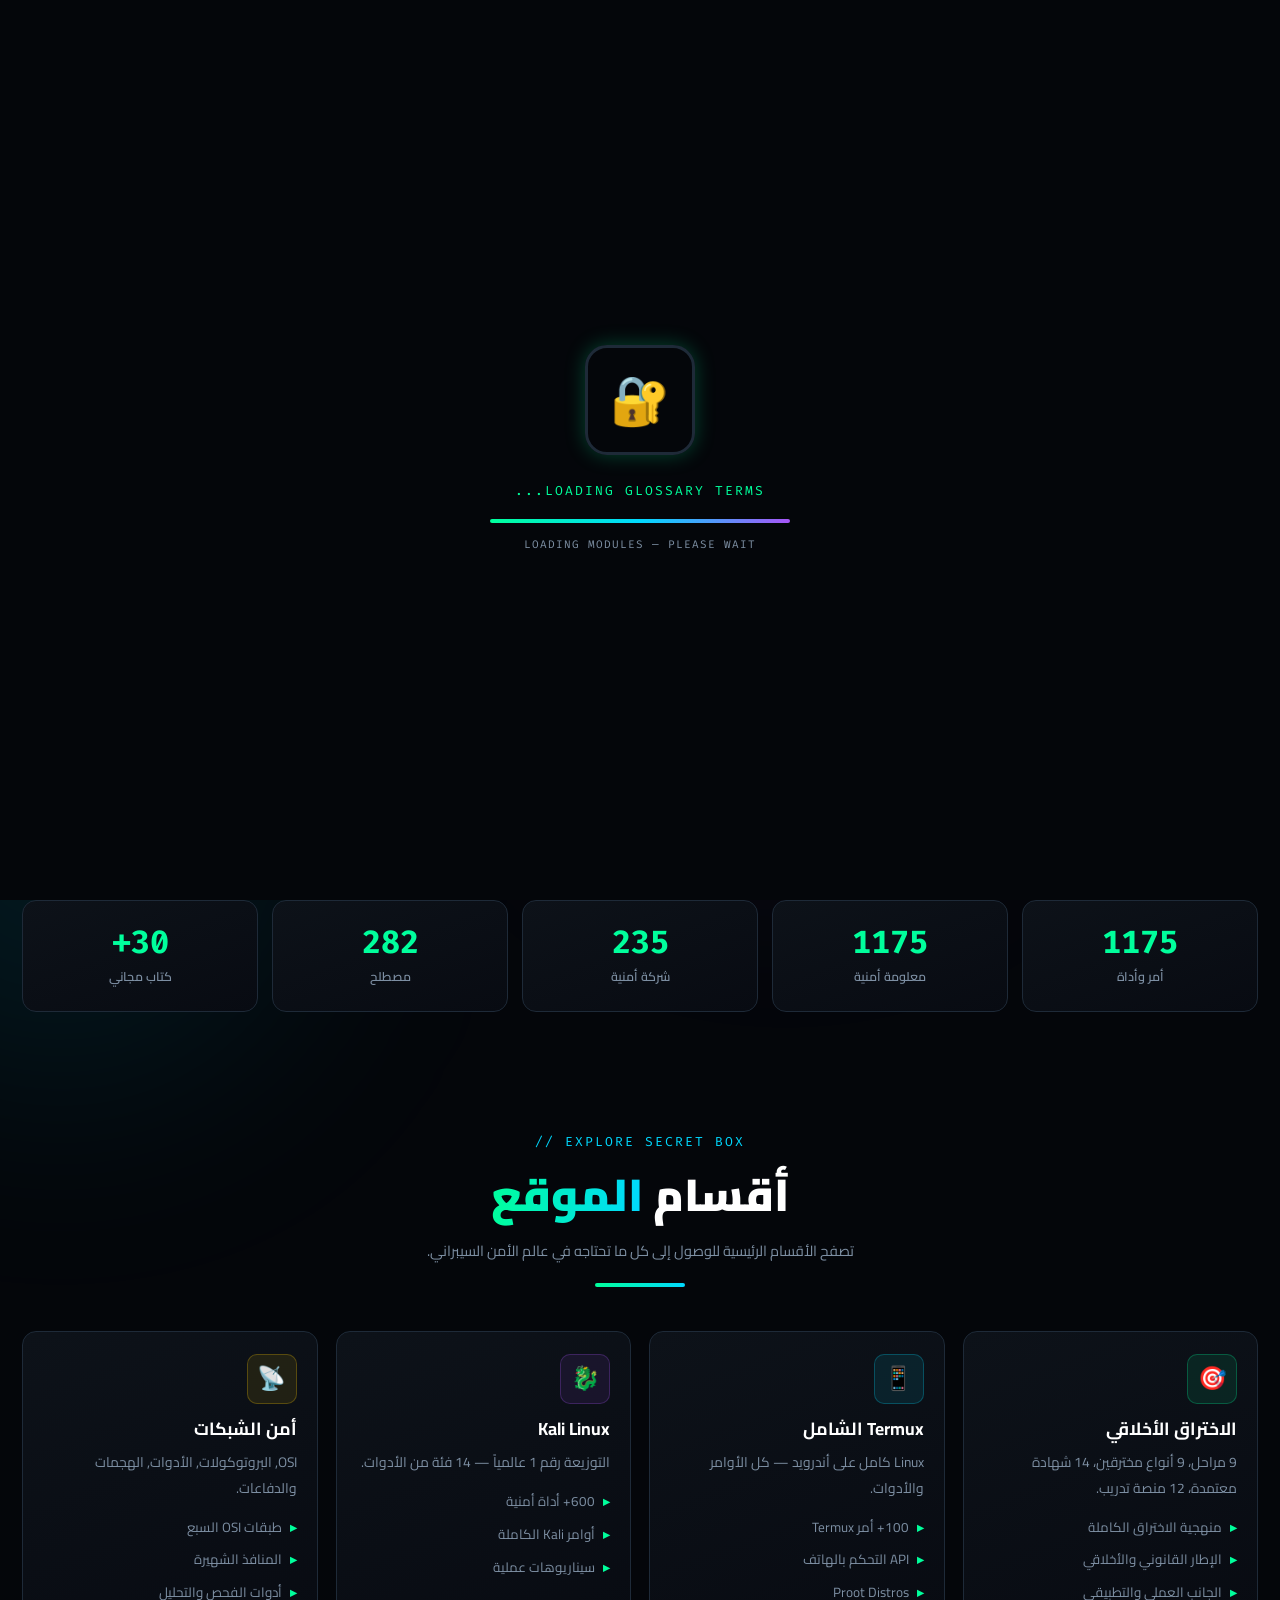
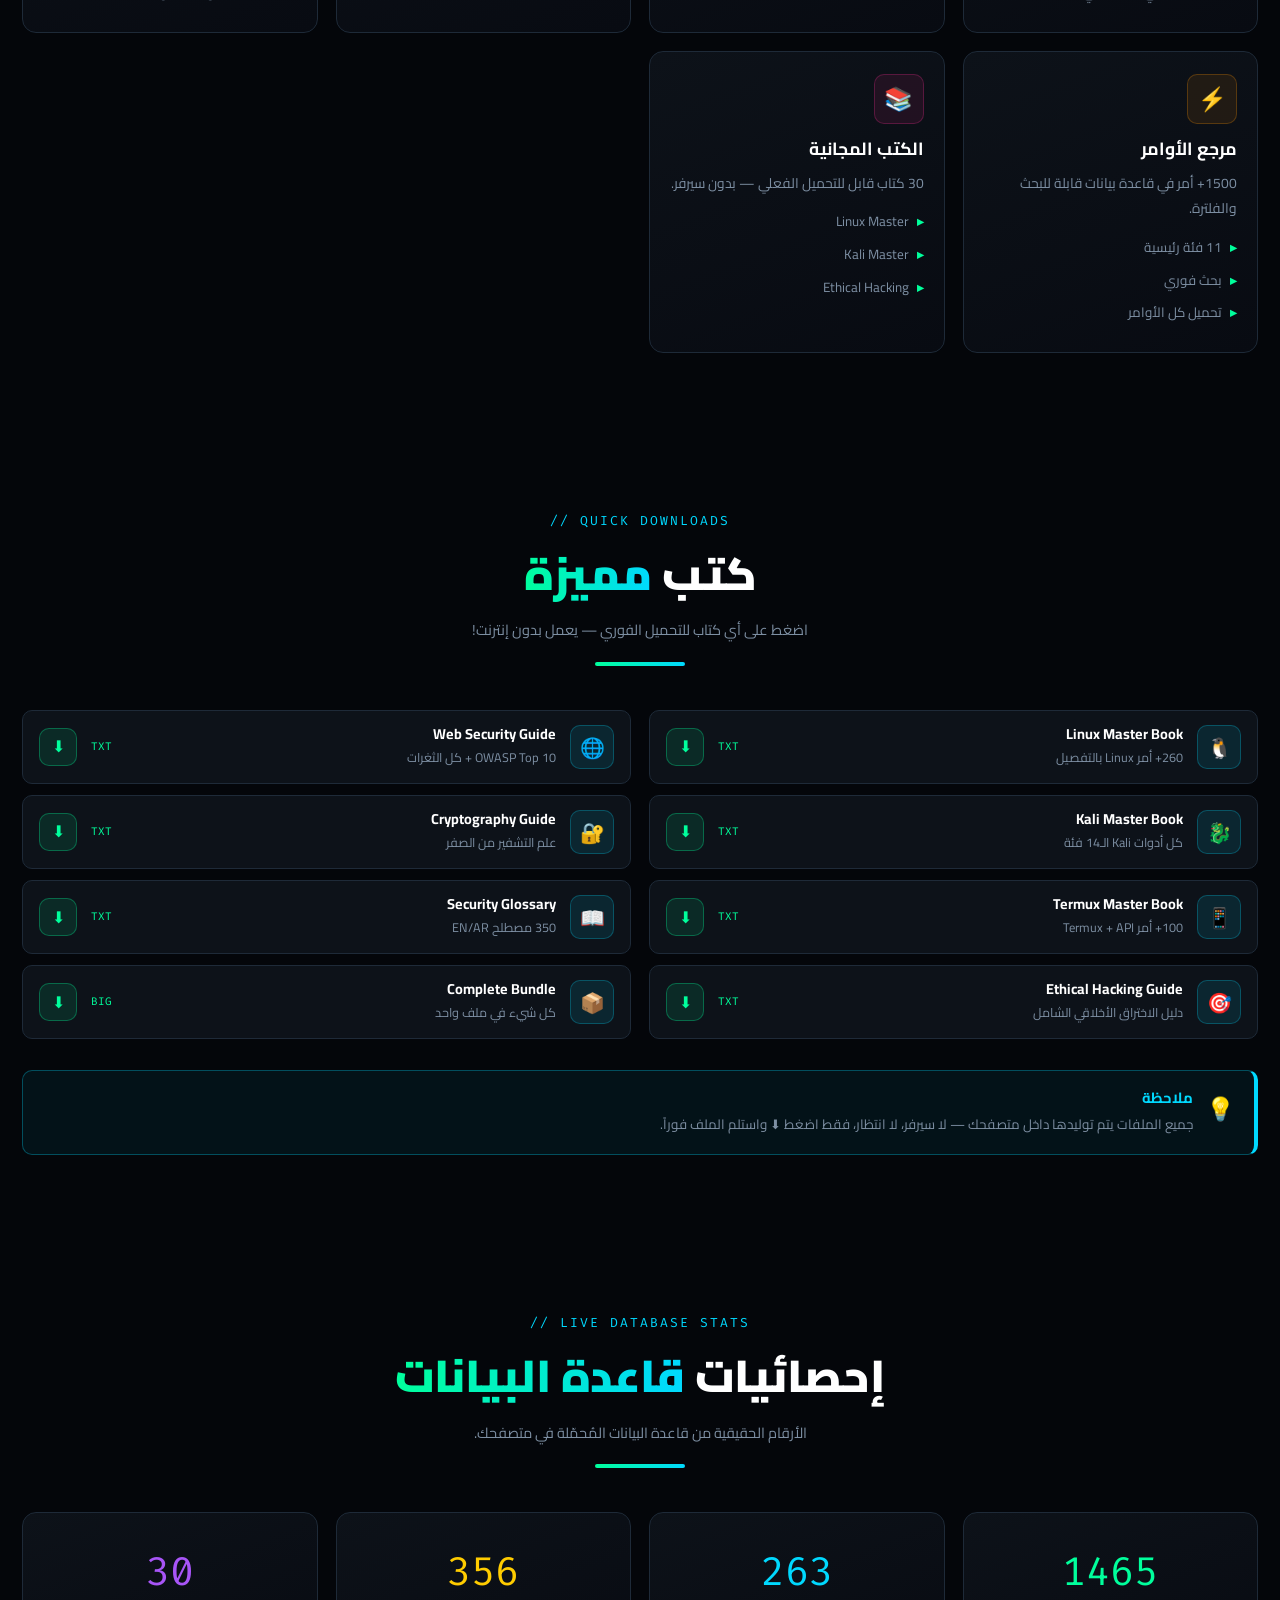
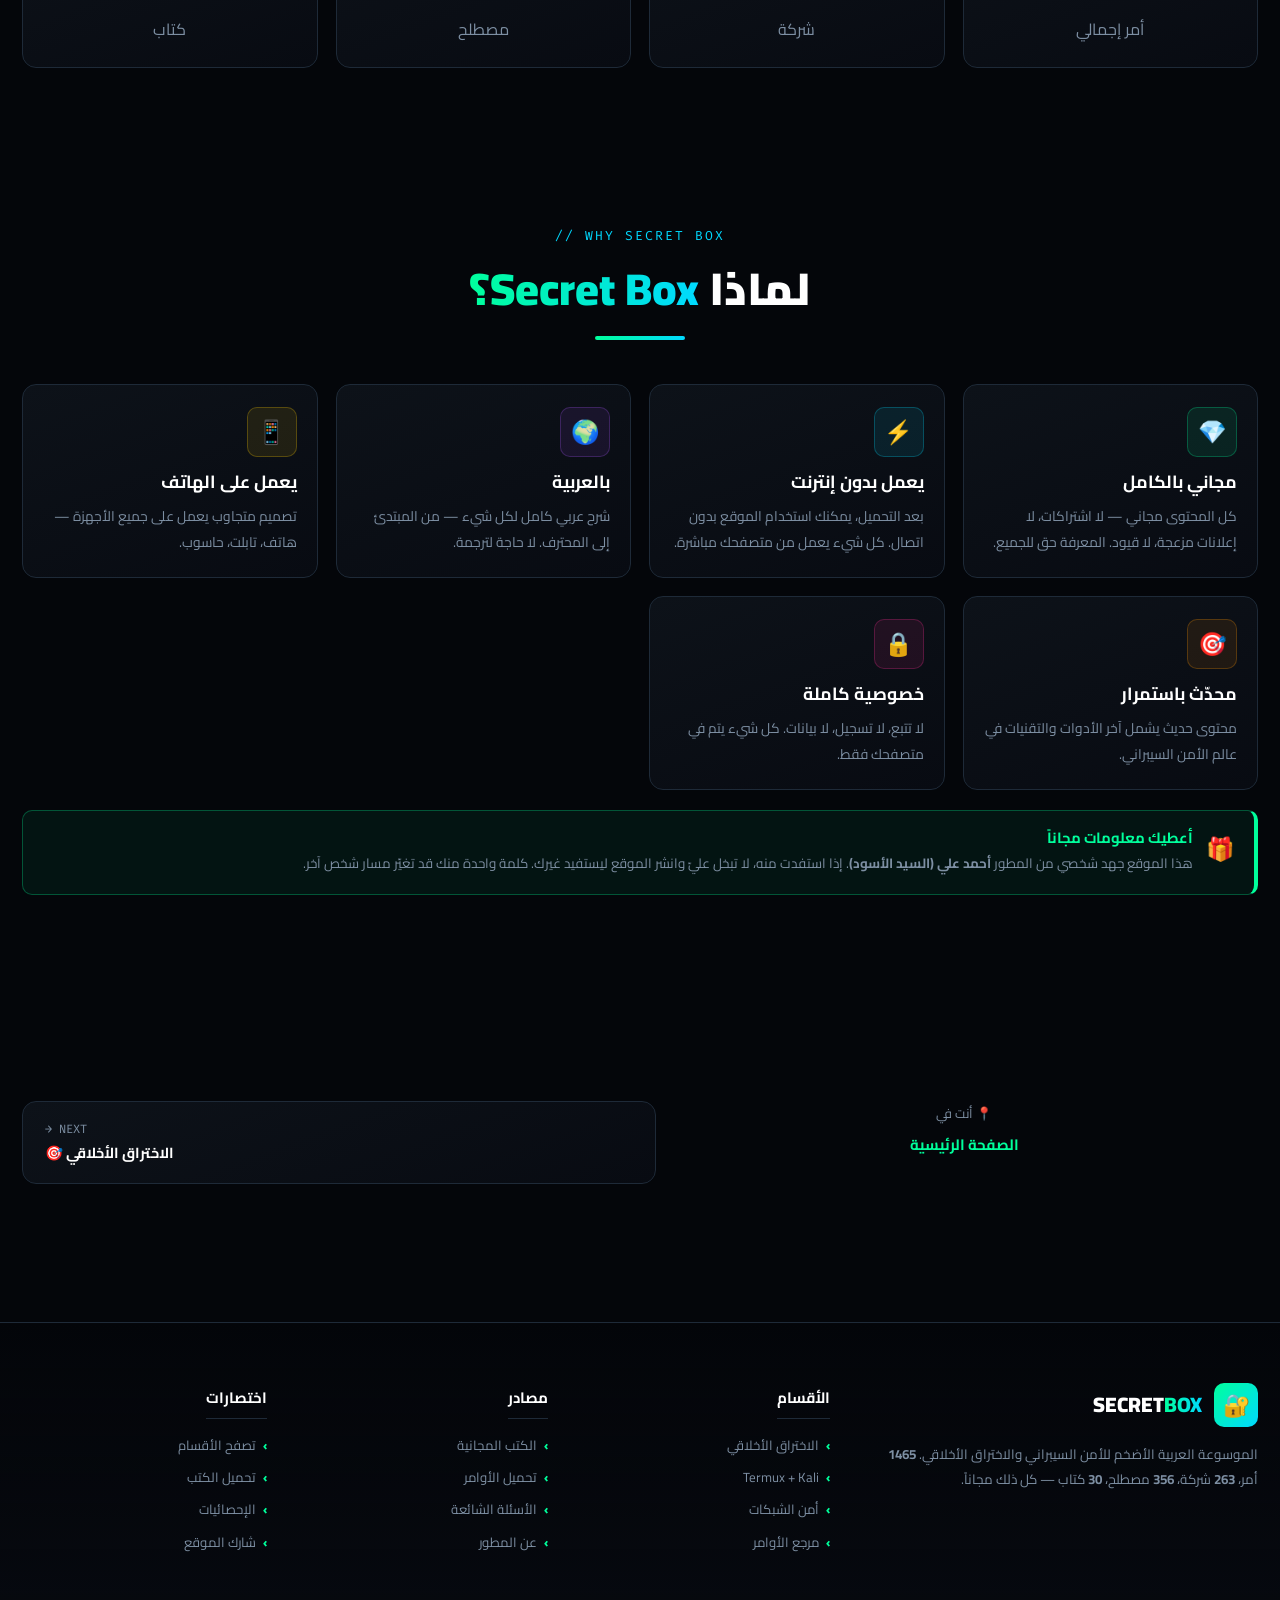
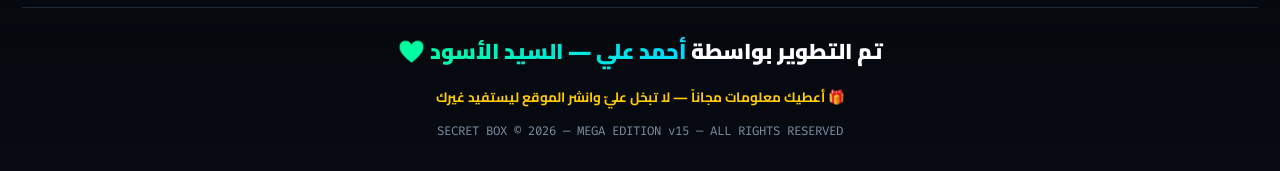
<file: index.html>
<!DOCTYPE html>
<html lang="ar" dir="rtl">
<head>
<meta charset="UTF-8">
<meta name="viewport" content="width=device-width, initial-scale=1.0">
<meta name="theme-color" content="#04060a">
<meta name="description" content="Secret Box — الموسوعة العربية الأضخم للأمن السيبراني | أحمد علي - السيد الأسود">
<meta name="keywords" content="أمن سيبراني, اختراق أخلاقي, Termux, Kali Linux, Linux, اختراق, حماية">
<meta name="author" content="Ahmed Ali (Black Lord)">
<meta property="og:title" content="Secret Box — أحمد علي - السيد الأسود">
<meta property="og:description" content="أعطيك معلومات مجاناً — لا تبخل عليّ وانشر الموقع ليستفيد غيرك">
<meta property="og:type" content="website">
<title>Secret Box | الرئيسية — أحمد علي - السيد الأسود</title>

<link rel="preconnect" href="https://fonts.googleapis.com">
<link rel="preconnect" href="https://fonts.gstatic.com" crossorigin>
<link href="https://fonts.googleapis.com/css2?family=Cairo:wght@400;600;700;900&family=Fira+Code:wght@400;500&display=swap" rel="stylesheet">
<link rel="stylesheet" href="style.css">
<link rel="icon" type="image/svg+xml" href="data:image/svg+xml,<svg xmlns='http://www.w3.org/2000/svg' viewBox='0 0 100 100'><text y='.9em' font-size='90'>🔐</text></svg>">
</head>
<body>

<!-- ============================================================
     LOADER
     ============================================================ -->
<div id="loader">
  <div class="loader-box">🔐</div>
  <div class="loader-text" id="loaderText">INITIALIZING SECRET BOX...</div>
  <div class="loader-bar"><span></span></div>
  <div class="loader-sub">LOADING MODULES — PLEASE WAIT</div>
</div>

<!-- ============================================================
     BACKGROUND
     ============================================================ -->
<canvas id="matrix"></canvas>
<div class="bg-glow g1"></div>
<div class="bg-glow g2"></div>
<div class="bg-glow g3"></div>

<!-- ============================================================
     HEADER
     ============================================================ -->
<header id="header">
  <nav class="nav">
    <a href="index.html" class="logo">
      <div class="logo-icon">🔐</div>
      <div>SECRET<span class="hl">BOX</span></div>
    </a>

    <ul class="nav-links" id="navLinks">
      <li><a href="index.html" class="active">الرئيسية</a></li>
      <li><a href="pages/ethical.html">الأخلاقي</a></li>
      <li><a href="pages/termux.html">Termux</a></li>
      <li><a href="pages/network.html">الشبكات</a></li>
      <li><a href="pages/commands.html">الأوامر</a></li>
      <li><a href="pages/books.html">الكتب</a></li>
      <li><a href="pages/faq.html">الأسئلة</a></li>
    </ul>

    <div class="burger" id="burger">
      <span></span><span></span><span></span>
    </div>
  </nav>
</header>

<!-- ============================================================
     HERO
     ============================================================ -->
<section class="hero">
  <div class="hero-inner">
    <div class="free-banner reveal">
      🎁 <span>أعطيك معلومات مجاناً — لا تبخل عليّ وانشر الموقع ليستفيد غيرك</span>
    </div>
    <br>

    <div class="badge reveal">
      <span class="dot"></span>
      <span>MEGA EDITION v15 — <span id="cmdCountBadge">1500+</span> COMMAND</span>
    </div>

    <h1 class="reveal">
      مرحباً بك في <span class="grad">Secret Box</span><br>
      الموسوعة العربية الأضخم
    </h1>

    <div class="typed reveal" id="typed"></div>

    <p class="sub reveal">
      أكثر من <strong style="color:var(--green)" id="heroTotal">1500</strong> أمر،
      <strong style="color:var(--cyan)" id="heroCompanies">200</strong> شركة أمنية،
      <strong style="color:var(--yellow)" id="heroTerms">350</strong> مصطلح،
      و <strong style="color:var(--purple)" id="heroBooks">30</strong> كتاب مجاني — كل ذلك بدون مقابل.
    </p>

    <div class="hero-buttons reveal">
      <a href="pages/ethical.html" class="btn btn-primary">🚀 ابدأ الآن</a>
      <button class="btn btn-dev" onclick="SecretBox.openDev()">👨‍💻 المطور</button>
      <a href="pages/books.html" class="btn btn-cyan">📚 تحميل الكتب</a>
    </div>
  </div>
</section>

<!-- ============================================================
     STATS
     ============================================================ -->
<div class="stats">
  <div class="stat reveal">
    <div class="num" data-target="1500">0</div>
    <div class="lbl">أمر وأداة</div>
  </div>
  <div class="stat reveal">
    <div class="num" data-target="500">0</div>
    <div class="lbl">معلومة أمنية</div>
  </div>
  <div class="stat reveal">
    <div class="num" data-target="200">0</div>
    <div class="lbl">شركة أمنية</div>
  </div>
  <div class="stat reveal">
    <div class="num" data-target="350">0</div>
    <div class="lbl">مصطلح</div>
  </div>
  <div class="stat reveal">
    <div class="num" data-target="30">0</div>
    <div class="lbl">كتاب مجاني</div>
  </div>
</div>

<!-- ============================================================
     QUICK NAVIGATION SECTIONS
     ============================================================ -->
<section class="block" id="sections">
  <div class="sec-head reveal">
    <span class="sec-tag">// EXPLORE SECRET BOX</span>
    <h2>أقسام <span class="grad">الموقع</span></h2>
    <p>تصفح الأقسام الرئيسية للوصول إلى كل ما تحتاجه في عالم الأمن السيبراني.</p>
    <div class="divider"></div>
  </div>

  <div class="grid grid-3">

    <!-- Ethical -->
    <a href="pages/ethical.html" class="card reveal" style="text-decoration:none">
      <div class="card-icon">🎯</div>
      <h3>الاختراق الأخلاقي</h3>
      <p>9 مراحل، 9 أنواع مخترقين، 14 شهادة معتمدة، 12 منصة تدريب.</p>
      <ul>
        <li>منهجية الاختراق الكاملة</li>
        <li>الإطار القانوني والأخلاقي</li>
        <li>الجانب العملي والتطبيقي</li>
      </ul>
    </a>

    <!-- Termux -->
    <a href="pages/termux.html" class="card reveal" style="text-decoration:none">
      <div class="card-icon cyan">📱</div>
      <h3>Termux الشامل</h3>
      <p>Linux كامل على أندرويد — كل الأوامر والأدوات.</p>
      <ul>
        <li>100+ أمر Termux</li>
        <li>API التحكم بالهاتف</li>
        <li>Proot Distros</li>
      </ul>
    </a>

    <!-- Kali -->
    <a href="pages/termux.html#kali" class="card reveal" style="text-decoration:none">
      <div class="card-icon purple">🐉</div>
      <h3>Kali Linux</h3>
      <p>التوزيعة رقم 1 عالمياً — 14 فئة من الأدوات.</p>
      <ul>
        <li>600+ أداة أمنية</li>
        <li>أوامر Kali الكاملة</li>
        <li>سيناريوهات عملية</li>
      </ul>
    </a>

    <!-- Network -->
    <a href="pages/network.html" class="card reveal" style="text-decoration:none">
      <div class="card-icon yellow">📡</div>
      <h3>أمن الشبكات</h3>
      <p>OSI, البروتوكولات, الأدوات, الهجمات والدفاعات.</p>
      <ul>
        <li>طبقات OSI السبع</li>
        <li>المنافذ الشهيرة</li>
        <li>أدوات الفحص والتحليل</li>
      </ul>
    </a>

    <!-- Commands -->
    <a href="pages/commands.html" class="card reveal" style="text-decoration:none">
      <div class="card-icon orange">⚡</div>
      <h3>مرجع الأوامر</h3>
      <p>1500+ أمر في قاعدة بيانات قابلة للبحث والفلترة.</p>
      <ul>
        <li>11 فئة رئيسية</li>
        <li>بحث فوري</li>
        <li>تحميل كل الأوامر</li>
      </ul>
    </a>

    <!-- Books -->
    <a href="pages/books.html" class="card reveal" style="text-decoration:none">
      <div class="card-icon pink">📚</div>
      <h3>الكتب المجانية</h3>
      <p>30 كتاب قابل للتحميل الفعلي — بدون سيرفر.</p>
      <ul>
        <li>Linux Master</li>
        <li>Kali Master</li>
        <li>Ethical Hacking</li>
      </ul>
    </a>

  </div>
</section>

<!-- ============================================================
     FEATURED BOOKS — Quick Download
     ============================================================ -->
<section class="block" id="quickBooks">
  <div class="sec-head reveal">
    <span class="sec-tag">// QUICK DOWNLOADS</span>
    <h2>كتب <span class="grad">مميزة</span></h2>
    <p>اضغط على أي كتاب للتحميل الفوري — يعمل بدون إنترنت!</p>
    <div class="divider"></div>
  </div>

  <div class="grid grid-2">
    <div class="reveal">
      <div class="file-item">
        <div class="file-ico">🐧</div>
        <div class="file-info">
          <h4>Linux Master Book</h4>
          <p>260+ أمر Linux بالتفصيل</p>
        </div>
        <span class="file-meta">TXT</span>
        <button class="file-dl" data-file="linux">⬇</button>
      </div>

      <div class="file-item">
        <div class="file-ico">🐉</div>
        <div class="file-info">
          <h4>Kali Master Book</h4>
          <p>كل أدوات Kali الـ14 فئة</p>
        </div>
        <span class="file-meta">TXT</span>
        <button class="file-dl" data-file="kali">⬇</button>
      </div>

      <div class="file-item">
        <div class="file-ico">📱</div>
        <div class="file-info">
          <h4>Termux Master Book</h4>
          <p>100+ أمر Termux + API</p>
        </div>
        <span class="file-meta">TXT</span>
        <button class="file-dl" data-file="termux">⬇</button>
      </div>

      <div class="file-item">
        <div class="file-ico">🎯</div>
        <div class="file-info">
          <h4>Ethical Hacking Guide</h4>
          <p>دليل الاختراق الأخلاقي الشامل</p>
        </div>
        <span class="file-meta">TXT</span>
        <button class="file-dl" data-book="ethical-hacking">⬇</button>
      </div>
    </div>

    <div class="reveal">
      <div class="file-item">
        <div class="file-ico">🌐</div>
        <div class="file-info">
          <h4>Web Security Guide</h4>
          <p>OWASP Top 10 + كل الثغرات</p>
        </div>
        <span class="file-meta">TXT</span>
        <button class="file-dl" data-book="web-security">⬇</button>
      </div>

      <div class="file-item">
        <div class="file-ico">🔐</div>
        <div class="file-info">
          <h4>Cryptography Guide</h4>
          <p>علم التشفير من الصفر</p>
        </div>
        <span class="file-meta">TXT</span>
        <button class="file-dl" data-book="crypto-guide">⬇</button>
      </div>

      <div class="file-item">
        <div class="file-ico">📖</div>
        <div class="file-info">
          <h4>Security Glossary</h4>
          <p>350 مصطلح EN/AR</p>
        </div>
        <span class="file-meta">TXT</span>
        <button class="file-dl" data-book="glossary-book">⬇</button>
      </div>

      <div class="file-item">
        <div class="file-ico">📦</div>
        <div class="file-info">
          <h4>Complete Bundle</h4>
          <p>كل شيء في ملف واحد</p>
        </div>
        <span class="file-meta">BIG</span>
        <button class="file-dl" data-file="all">⬇</button>
      </div>
    </div>
  </div>

  <div class="alert alert-info reveal">
    <div class="alert-icon">💡</div>
    <div>
      <h4>ملاحظة</h4>
      <p>جميع الملفات يتم توليدها داخل متصفحك — لا سيرفر، لا انتظار، فقط اضغط ⬇ واستلم الملف فوراً.</p>
    </div>
  </div>
</section>

<!-- ============================================================
     QUICK STATS FROM DATABASE
     ============================================================ -->
<section class="block" id="liveStats">
  <div class="sec-head reveal">
    <span class="sec-tag">// LIVE DATABASE STATS</span>
    <h2>إحصائيات <span class="grad">قاعدة البيانات</span></h2>
    <p>الأرقام الحقيقية من قاعدة البيانات المُحمّلة في متصفحك.</p>
    <div class="divider"></div>
  </div>

  <div class="grid grid-4" id="liveStatsGrid">
    <div class="card reveal" style="text-align:center">
      <div style="font-size:2.5rem;font-family:var(--font-code);color:var(--green)" id="ls-commands">0</div>
      <div style="color:var(--txt-dim);margin-top:6px">أمر إجمالي</div>
    </div>
    <div class="card reveal" style="text-align:center">
      <div style="font-size:2.5rem;font-family:var(--font-code);color:var(--cyan)" id="ls-companies">0</div>
      <div style="color:var(--txt-dim);margin-top:6px">شركة</div>
    </div>
    <div class="card reveal" style="text-align:center">
      <div style="font-size:2.5rem;font-family:var(--font-code);color:var(--yellow)" id="ls-terms">0</div>
      <div style="color:var(--txt-dim);margin-top:6px">مصطلح</div>
    </div>
    <div class="card reveal" style="text-align:center">
      <div style="font-size:2.5rem;font-family:var(--font-code);color:var(--purple)" id="ls-books">0</div>
      <div style="color:var(--txt-dim);margin-top:6px">كتاب</div>
    </div>
  </div>
</section>

<!-- ============================================================
     WHY SECRET BOX?
     ============================================================ -->
<section class="block" id="why">
  <div class="sec-head reveal">
    <span class="sec-tag">// WHY SECRET BOX</span>
    <h2>لماذا <span class="grad">Secret Box؟</span></h2>
    <div class="divider"></div>
  </div>

  <div class="grid grid-3">
    <div class="card reveal">
      <div class="card-icon">💎</div>
      <h3>مجاني بالكامل</h3>
      <p>كل المحتوى مجاني — لا اشتراكات، لا إعلانات مزعجة، لا قيود. المعرفة حق للجميع.</p>
    </div>
    <div class="card reveal">
      <div class="card-icon cyan">⚡</div>
      <h3>يعمل بدون إنترنت</h3>
      <p>بعد التحميل، يمكنك استخدام الموقع بدون اتصال. كل شيء يعمل من متصفحك مباشرة.</p>
    </div>
    <div class="card reveal">
      <div class="card-icon purple">🌍</div>
      <h3>بالعربية</h3>
      <p>شرح عربي كامل لكل شيء — من المبتدئ إلى المحترف. لا حاجة لترجمة.</p>
    </div>
    <div class="card reveal">
      <div class="card-icon yellow">📱</div>
      <h3>يعمل على الهاتف</h3>
      <p>تصميم متجاوب يعمل على جميع الأجهزة — هاتف، تابلت، حاسوب.</p>
    </div>
    <div class="card reveal">
      <div class="card-icon orange">🎯</div>
      <h3>محدّث باستمرار</h3>
      <p>محتوى حديث يشمل آخر الأدوات والتقنيات في عالم الأمن السيبراني.</p>
    </div>
    <div class="card reveal">
      <div class="card-icon pink">🔒</div>
      <h3>خصوصية كاملة</h3>
      <p>لا تتبع، لا تسجيل، لا بيانات. كل شيء يتم في متصفحك فقط.</p>
    </div>
  </div>

  <div class="alert alert-tip reveal">
    <div class="alert-icon">🎁</div>
    <div>
      <h4>أعطيك معلومات مجاناً</h4>
      <p>هذا الموقع جهد شخصي من المطور <strong>أحمد علي (السيد الأسود)</strong>. إذا استفدت منه، لا تبخل عليّ وانشر الموقع ليستفيد غيرك. كلمة واحدة منك قد تغيّر مسار شخص آخر.</p>
    </div>
  </div>
</section>

<!-- ============================================================
     PAGE NAVIGATION
     ============================================================ -->
<section class="block" id="pageNav">
  <div class="page-nav">
    <div style="flex:1;text-align:center;color:var(--txt-dim);font-size:13px">
      <div style="margin-bottom:6px">📍 أنت في</div>
      <div style="font-weight:700;color:var(--green);font-size:15px">الصفحة الرئيسية</div>
    </div>
    <a href="pages/ethical.html" class="next">
      <div>
        <div class="nav-label">NEXT →</div>
        <div class="nav-title">الاختراق الأخلاقي 🎯</div>
      </div>
    </a>
  </div>
</section>

<!-- ============================================================
     FOOTER
     ============================================================ -->
<footer>
  <div class="footer-inner">
    <div class="footer-col">
      <div class="logo" style="margin-bottom:16px">
        <div class="logo-icon">🔐</div>
        <div>SECRET<span class="hl">BOX</span></div>
      </div>
      <p>
        الموسوعة العربية الأضخم للأمن السيبراني والاختراق الأخلاقي.
        <strong id="footerTotal">1500</strong> أمر،
        <strong id="footerCompanies">200</strong> شركة،
        <strong id="footerTerms">350</strong> مصطلح،
        <strong id="footerBooks">30</strong> كتاب — كل ذلك مجاناً.
      </p>
    </div>

    <div class="footer-col">
      <h4>الأقسام</h4>
      <ul>
        <li><a href="pages/ethical.html">الاختراق الأخلاقي</a></li>
        <li><a href="pages/termux.html">Termux + Kali</a></li>
        <li><a href="pages/network.html">أمن الشبكات</a></li>
        <li><a href="pages/commands.html">مرجع الأوامر</a></li>
      </ul>
    </div>

    <div class="footer-col">
      <h4>مصادر</h4>
      <ul>
        <li><a href="pages/books.html">الكتب المجانية</a></li>
        <li><a href="pages/commands.html">تحميل الأوامر</a></li>
        <li><a href="pages/faq.html">الأسئلة الشائعة</a></li>
        <li><a href="#" onclick="SecretBox.openDev();return false">عن المطور</a></li>
      </ul>
    </div>

    <div class="footer-col">
      <h4>اختصارات</h4>
      <ul>
        <li><a href="#sections">تصفح الأقسام</a></li>
        <li><a href="#quickBooks">تحميل الكتب</a></li>
        <li><a href="#liveStats">الإحصائيات</a></li>
        <li><a href="#" onclick="SecretBox.toast('🎁 انشر الموقع ليستفيد غيرك');return false">شارك الموقع</a></li>
      </ul>
    </div>
  </div>

  <div class="footer-bottom">
    <div class="dev-credit">
      تم التطوير بواسطة <span class="grad">أحمد علي — السيد الأسود 🖤</span>
    </div>
    <div class="share-note">
      🎁 أعطيك معلومات مجاناً — لا تبخل عليّ وانشر الموقع ليستفيد غيرك
    </div>
    <div class="copyright">
      SECRET BOX © 2026 — MEGA EDITION v15 — ALL RIGHTS RESERVED
    </div>
  </div>
</footer>

<!-- ============================================================
     FLOATING BUTTONS
     ============================================================ -->
<button id="backToTop" title="العودة للأعلى">↑</button>
<div id="toast">✅ تم</div>

<!-- ============================================================
     DEVELOPER MODAL
     ============================================================ -->
<div class="modal" id="devModal">
  <div class="modal-content">
    <button class="modal-close" onclick="SecretBox.closeDev()" aria-label="إغلاق">✕</button>
    <div class="dev-avatar">👨‍💻</div>
    <div class="dev-title">DEVELOPER</div>
    <div class="dev-name">أحمد <span class="grad">علي</span></div>
    <div class="dev-nick">السيد الأسود</div>

    <div class="dev-desc">
      صانع ومطوّر منصة <strong style="color:var(--green)">Secret Box</strong> —
      <strong id="modalTotal">1500</strong> أمر،
      <strong id="modalCompanies">200</strong> شركة أمنية،
      <strong id="modalTerms">350</strong> مصطلح،
      و<strong id="modalBooks">30</strong> كتاب مجاني.
      هدفه نشر الوعي الأمني بالعربية وتوفير مرجع شامل لكل مبتدئ ومحترف.
    </div>

    <div class="dev-tags">
      <span class="dev-tag">Ethical Hacking</span>
      <span class="dev-tag">Termux</span>
      <span class="dev-tag">Kali Linux</span>
      <span class="dev-tag">Linux</span>
      <span class="dev-tag">Cyber Security</span>
      <span class="dev-tag">Arabic Content</span>
    </div>

    <div class="share-msg">
      🎁 أعطيك معلومات مجاناً — لا تبخل عليّ وانشر الموقع ليستفيد غيرك
    </div>
  </div>
</div>

<!-- ============================================================
     SCRIPTS — DATA FIRST, THEN MAIN SCRIPT
     ============================================================ -->
<script src="data/commands.js"></script>
<script src="data/books.js"></script>
<script src="data/glossary.js"></script>
<script src="data/companies.js"></script>
<script src="script.js"></script>

<!-- ============================================================
     INLINE — UPDATE LIVE STATS FROM DATABASES
     ============================================================ -->
<script>
(function () {
  'use strict';

  function updateStats() {
    // Total commands
    const totalCmds = (window.SB_DATA && window.SB_DATA.stats && window.SB_DATA.stats.total) || 1500;
    const totalCompanies = (window.SB_COMPANIES && window.SB_COMPANIES.length) || 200;
    const totalTerms = (window.SB_GLOSSARY && window.SB_GLOSSARY.length) || 350;
    const totalBooks = (window.SB_BOOKS && window.SB_BOOKS.count) || 30;

    // Hero numbers
    const set = (id, val) => {
      const el = document.getElementById(id);
      if (el) el.textContent = val;
    };

    set('heroTotal', totalCmds);
    set('heroCompanies', totalCompanies);
    set('heroTerms', totalTerms);
    set('heroBooks', totalBooks);

    set('footerTotal', totalCmds);
    set('footerCompanies', totalCompanies);
    set('footerTerms', totalTerms);
    set('footerBooks', totalBooks);

    set('modalTotal', totalCmds);
    set('modalCompanies', totalCompanies);
    set('modalTerms', totalTerms);
    set('modalBooks', totalBooks);

    set('cmdCountBadge', totalCmds + '+');

    // Live stats grid
    const animateNumber = (id, target) => {
      const el = document.getElementById(id);
      if (!el) return;
      let current = 0;
      const step = Math.max(1, Math.ceil(target / 40));
      const iv = setInterval(() => {
        current += step;
        if (current >= target) {
          el.textContent = target;
          clearInterval(iv);
        } else {
          el.textContent = current;
        }
      }, 30);
    };

    animateNumber('ls-commands', totalCmds);
    animateNumber('ls-companies', totalCompanies);
    animateNumber('ls-terms', totalTerms);
    animateNumber('ls-books', totalBooks);

    // Update count badges in stats section too
    document.querySelectorAll('.stat .num').forEach((el) => {
      const target = +el.dataset.target || 0;
      if (target === 1500 && totalCmds) el.dataset.target = totalCmds;
      if (target === 200 && totalCompanies) el.dataset.target = totalCompanies;
      if (target === 350 && totalTerms) el.dataset.target = totalTerms;
      if (target === 30 && totalBooks) el.dataset.target = totalBooks;
      if (target === 500) el.dataset.target = totalCmds;
    });
  }

  // Wait for all data scripts to load
  window.addEventListener('load', () => {
    setTimeout(updateStats, 100);
  });

  // Also try immediately in case data is loaded
  if (document.readyState === 'complete') {
    setTimeout(updateStats, 200);
  }
})();
</script>

<!-- ============================================================
     SAFE FALLBACK — If data files failed to load
     ============================================================ -->
<script>
window.addEventListener('load', function () {
  if (!window.SB_DATA) {
    console.warn('⚠️ SB_DATA not loaded — check data/commands.js path');
  }
  if (!window.SB_BOOKS) {
    console.warn('⚠️ SB_BOOKS not loaded — check data/books.js path');
  }
  if (!window.SB_GLOSSARY) {
    console.warn('⚠️ SB_GLOSSARY not loaded — check data/glossary.js path');
  }
  if (!window.SB_COMPANIES) {
    console.warn('⚠️ SB_COMPANIES not loaded — check data/companies.js path');
  }
});
</script>

</body>
</html>
</file>
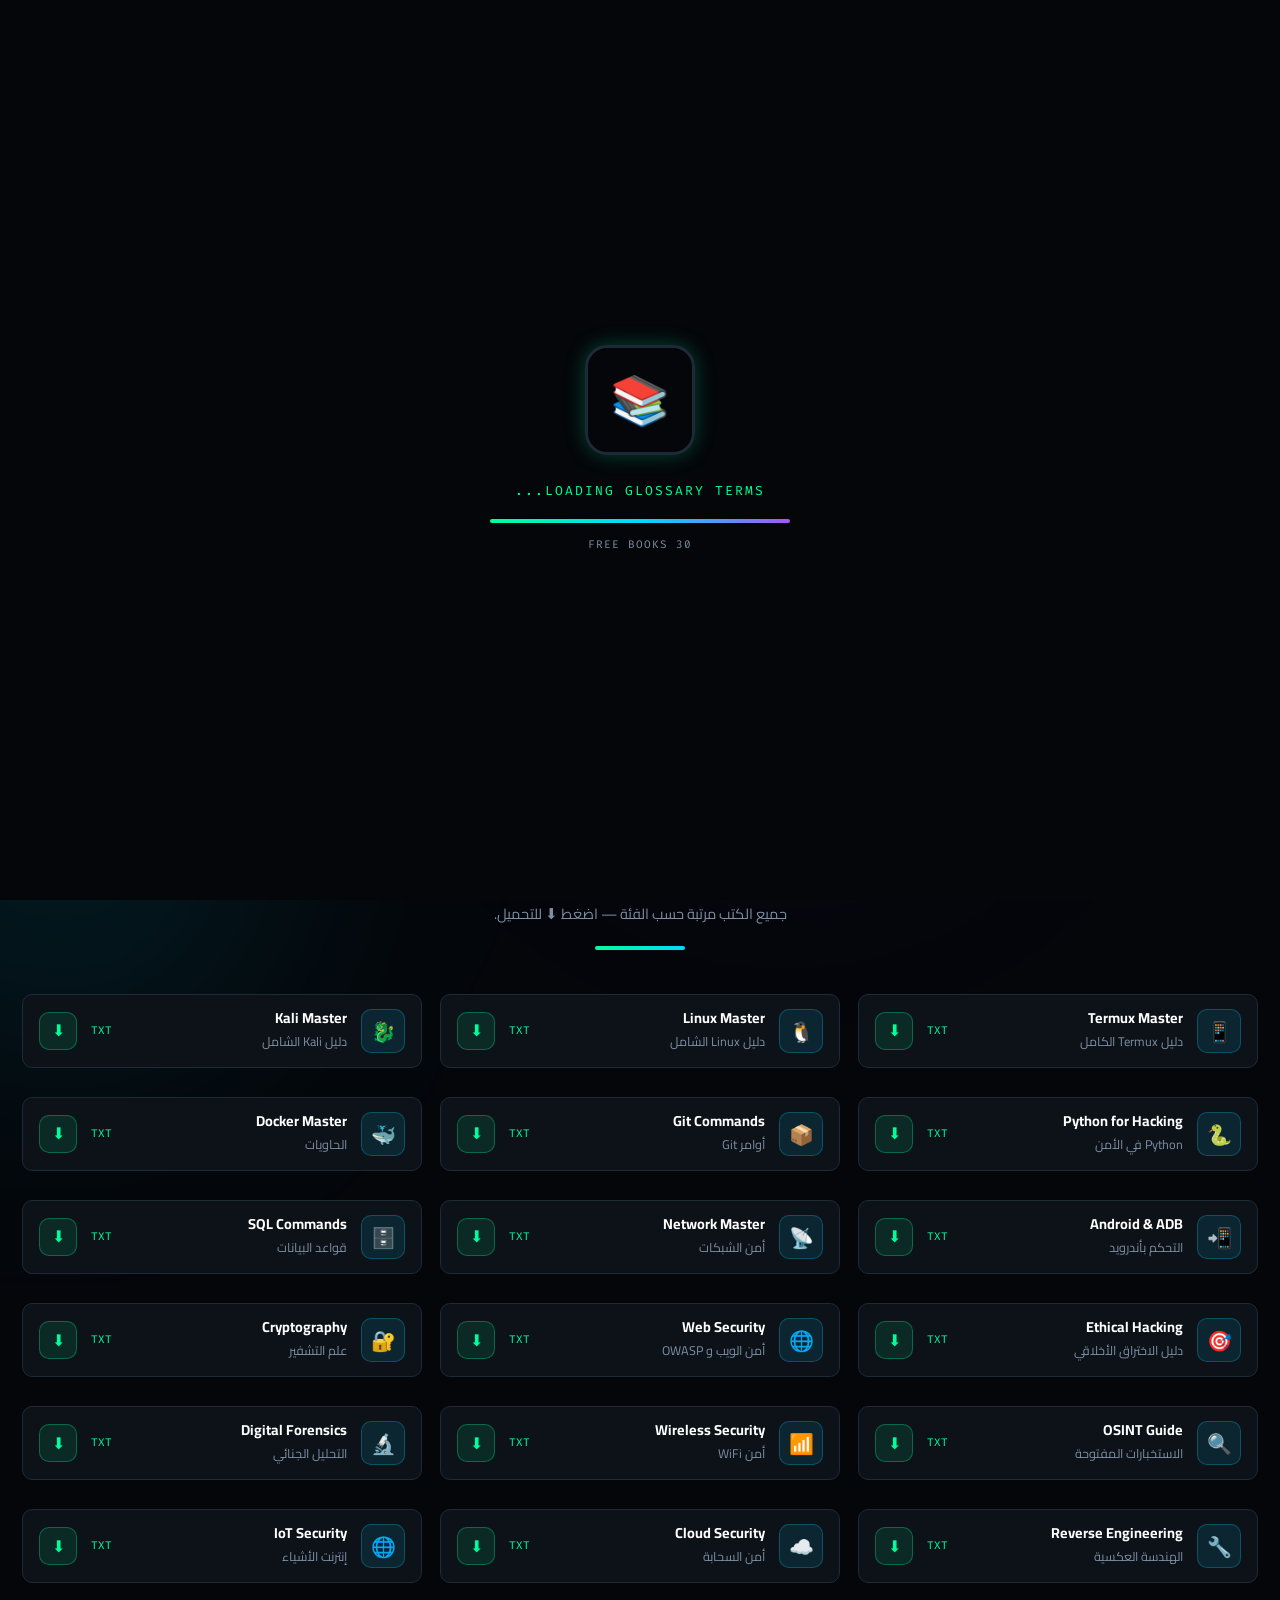
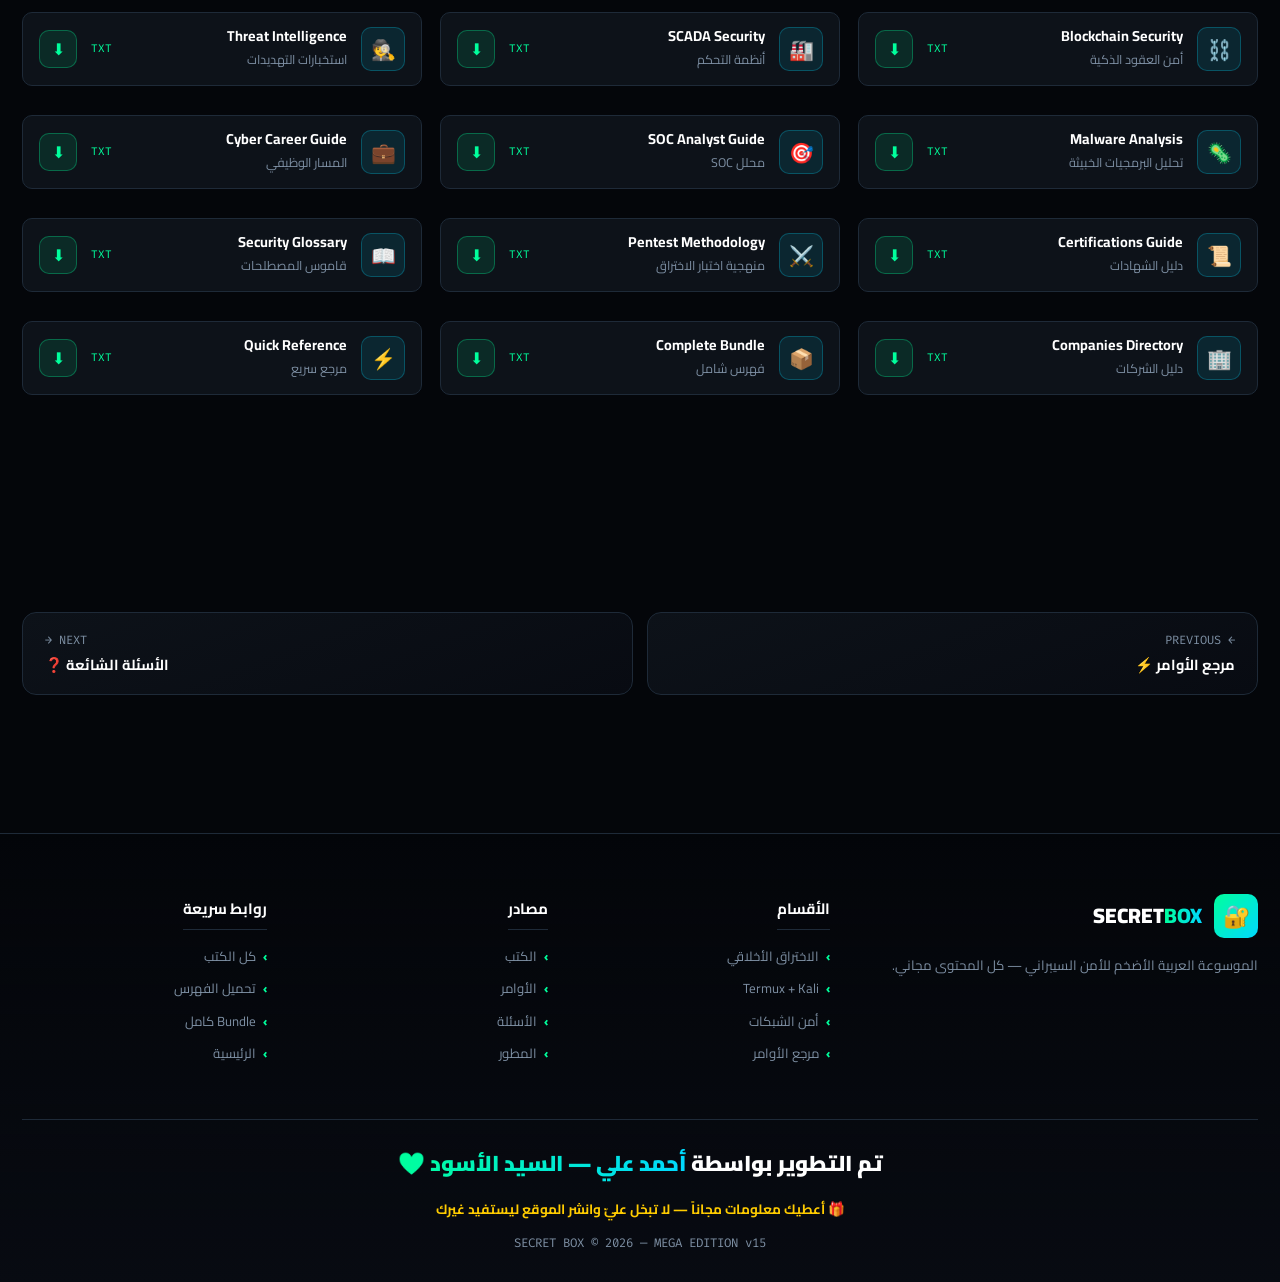
<file: pages/books.html>
<!DOCTYPE html>
<html lang="ar" dir="rtl">
<head>
<meta charset="UTF-8">
<meta name="viewport" content="width=device-width, initial-scale=1.0">
<meta name="theme-color" content="#04060a">
<meta name="description" content="30 كتاب مجاني قابل للتحميل — Linux, Kali, Termux, Web Security, Cryptography | Secret Box">
<title>الكتب المجانية | Secret Box — أحمد علي</title>

<link rel="preconnect" href="https://fonts.googleapis.com">
<link rel="preconnect" href="https://fonts.gstatic.com" crossorigin>
<link href="https://fonts.googleapis.com/css2?family=Cairo:wght@400;600;700;900&family=Fira+Code:wght@400;500&display=swap" rel="stylesheet">
<link rel="stylesheet" href="../style.css">
<link rel="icon" type="image/svg+xml" href="data:image/svg+xml,<svg xmlns='http://www.w3.org/2000/svg' viewBox='0 0 100 100'><text y='.9em' font-size='90'>📚</text></svg>">
</head>
<body>

<!-- LOADER -->
<div id="loader">
  <div class="loader-box">📚</div>
  <div class="loader-text" id="loaderText">LOADING BOOKS...</div>
  <div class="loader-bar"><span></span></div>
  <div class="loader-sub">30 FREE BOOKS</div>
</div>

<!-- BACKGROUND -->
<canvas id="matrix"></canvas>
<div class="bg-glow g1"></div>
<div class="bg-glow g2"></div>
<div class="bg-glow g3"></div>

<!-- HEADER -->
<header id="header">
  <nav class="nav">
    <a href="../index.html" class="logo">
      <div class="logo-icon">🔐</div>
      <div>SECRET<span class="hl">BOX</span></div>
    </a>
    <ul class="nav-links" id="navLinks">
      <li><a href="../index.html">الرئيسية</a></li>
      <li><a href="ethical.html">الأخلاقي</a></li>
      <li><a href="termux.html">Termux</a></li>
      <li><a href="network.html">الشبكات</a></li>
      <li><a href="commands.html">الأوامر</a></li>
      <li><a href="books.html" class="active">الكتب</a></li>
      <li><a href="faq.html">الأسئلة</a></li>
    </ul>
    <div class="burger" id="burger">
      <span></span><span></span><span></span>
    </div>
  </nav>
</header>

<!-- BREADCRUMB -->
<div class="breadcrumb">
  <a href="../index.html">الرئيسية</a>
  <span class="sep">/</span>
  <span class="current">الكتب المجانية</span>
</div>

<!-- PAGE HEADER -->
<div class="page-header">
  <h1 class="reveal">الكتب <span class="grad">المجانية</span></h1>
  <p class="reveal">
    <strong id="totalBooks">30</strong> كتاب احترافي قابل للتحميل الفعلي — كل شيء يُولّد داخل متصفحك، بدون سيرفر.
  </p>
  <div class="stats-mini reveal">
    <span>📖 <strong id="miniTotal">30</strong> كتاب</span>
    <span>📥 تحميل فوري</span>
    <span>💾 بدون سيرفر</span>
    <span>🆓 مجاني</span>
  </div>
</div>

<!-- HERO ACTIONS -->
<section class="block" style="padding-top:30px">
  <div class="hero-buttons reveal" style="justify-content:center">
    <button class="btn btn-primary" onclick="downloadAllBooks()">📦 تحميل الفهرس الكامل</button>
    <button class="btn btn-cyan" onclick="downloadCompleteBundle()">🎁 تحميل الحزمة الكاملة (Bundle)</button>
    <button class="btn btn-dev" onclick="SecretBox.openDev()">👨‍💻 المطور</button>
  </div>
</section>

<!-- INFO -->
<section class="block" style="padding-top:20px">
  <div class="alert alert-info reveal">
    <div class="alert-icon">💡</div>
    <div>
      <h4>كيف يعمل التحميل؟</h4>
      <p>
        كل كتاب يُولّد محتواه ديناميكياً من قاعدة البيانات المُحمّلة في متصفحك.
        اضغط زر <strong>⬇</strong> على أي كتاب ليبدأ التحميل فوراً.
        لا حاجة لإنترنت — كل شيء محلي.
      </p>
    </div>
  </div>
</section>

<!-- BOOKS GRID -->
<section class="block" id="booksSection">
  <div class="sec-head reveal">
    <span class="sec-tag">// ALL 30 BOOKS</span>
    <h2>مكتبة <span class="grad">Secret Box</span></h2>
    <p>جميع الكتب مرتبة حسب الفئة — اضغط ⬇ للتحميل.</p>
    <div class="divider"></div>
  </div>

  <div class="grid grid-2" id="booksGrid">
    <!-- سيتم توليدها بـ JavaScript -->
    <div style="grid-column:1/-1;text-align:center;padding:40px;color:var(--txt-dim)">
      ⏳ جاري تحميل الكتب...
    </div>
  </div>
</section>

<!-- PAGE NAV -->
<section class="block" id="pageNav">
  <div class="page-nav">
    <a href="commands.html">
      <div>
        <div class="nav-label">← PREVIOUS</div>
        <div class="nav-title">مرجع الأوامر ⚡</div>
      </div>
    </a>
    <a href="faq.html" class="next">
      <div>
        <div class="nav-label">NEXT →</div>
        <div class="nav-title">الأسئلة الشائعة ❓</div>
      </div>
    </a>
  </div>
</section>

<!-- FOOTER -->
<footer>
  <div class="footer-inner">
    <div class="footer-col">
      <div class="logo" style="margin-bottom:16px">
        <div class="logo-icon">🔐</div>
        <div>SECRET<span class="hl">BOX</span></div>
      </div>
      <p>الموسوعة العربية الأضخم للأمن السيبراني — كل المحتوى مجاني.</p>
    </div>
    <div class="footer-col">
      <h4>الأقسام</h4>
      <ul>
        <li><a href="ethical.html">الاختراق الأخلاقي</a></li>
        <li><a href="termux.html">Termux + Kali</a></li>
        <li><a href="network.html">أمن الشبكات</a></li>
        <li><a href="commands.html">مرجع الأوامر</a></li>
      </ul>
    </div>
    <div class="footer-col">
      <h4>مصادر</h4>
      <ul>
        <li><a href="books.html">الكتب</a></li>
        <li><a href="commands.html">الأوامر</a></li>
        <li><a href="faq.html">الأسئلة</a></li>
        <li><a href="#" onclick="SecretBox.openDev();return false">المطور</a></li>
      </ul>
    </div>
    <div class="footer-col">
      <h4>روابط سريعة</h4>
      <ul>
        <li><a href="#booksSection">كل الكتب</a></li>
        <li><a href="javascript:downloadAllBooks()">تحميل الفهرس</a></li>
        <li><a href="javascript:downloadCompleteBundle()">Bundle كامل</a></li>
        <li><a href="../index.html">الرئيسية</a></li>
      </ul>
    </div>
  </div>

  <div class="footer-bottom">
    <div class="dev-credit">
      تم التطوير بواسطة <span class="grad">أحمد علي — السيد الأسود 🖤</span>
    </div>
    <div class="share-note">
      🎁 أعطيك معلومات مجاناً — لا تبخل عليّ وانشر الموقع ليستفيد غيرك
    </div>
    <div class="copyright">
      SECRET BOX © 2026 — MEGA EDITION v15
    </div>
  </div>
</footer>

<button id="backToTop" title="العودة للأعلى">↑</button>
<div id="toast">✅ تم</div>

<!-- DEV MODAL -->
<div class="modal" id="devModal">
  <div class="modal-content">
    <button class="modal-close" onclick="SecretBox.closeDev()" aria-label="إغلاق">✕</button>
    <div class="dev-avatar">👨‍💻</div>
    <div class="dev-title">DEVELOPER</div>
    <div class="dev-name">أحمد <span class="grad">علي</span></div>
    <div class="dev-nick">السيد الأسود</div>
    <div class="dev-desc">
      صانع منصة <strong style="color:var(--green)">Secret Box</strong> —
      كل الكتب مجانية بالكامل. لنشر الوعي الأمني بالعربية.
    </div>
    <div class="dev-tags">
      <span class="dev-tag">Ethical Hacking</span>
      <span class="dev-tag">Termux</span>
      <span class="dev-tag">Kali Linux</span>
    </div>
    <div class="share-msg">
      🎁 أعطيك معلومات مجاناً — لا تبخل عليّ وانشر الموقع ليستفيد غيرك
    </div>
  </div>
</div>

<!-- SCRIPTS -->
<script src="../data/commands.js"></script>
<script src="../data/books.js"></script>
<script src="../data/glossary.js"></script>
<script src="../data/companies.js"></script>
<script src="../script.js"></script>

<!-- INLINE — RENDER BOOKS -->
<script>
(function () {
  'use strict';

  function renderBooks() {
    const grid = document.getElementById('booksGrid');
    if (!grid) return;

    if (!window.SB_BOOKS || !window.SB_BOOKS.books) {
      grid.innerHTML = '<div class="alert alert-warn" style="grid-column:1/-1"><div class="alert-icon">⚠️</div><div><h4>خطأ في التحميل</h4><p>تعذّر تحميل قاعدة بيانات الكتب. تأكد من وجود ملف <code>data/books.js</code>.</p></div></div>';
      return;
    }

    const books = window.SB_BOOKS.books;
    let html = '';
    books.forEach(function (b) {
      html += '<div class="file-item">';
      html += '  <div class="file-ico">' + b.icon + '</div>';
      html += '  <div class="file-info">';
      html += '    <h4>' + b.title + '</h4>';
      html += '    <p>' + b.desc + '</p>';
      html += '  </div>';
      html += '  <span class="file-meta">TXT</span>';
      html += '  <button class="file-dl" data-book="' + b.key + '">⬇</button>';
      html += '</div>';
    });
    grid.innerHTML = html;

    // Bind download buttons
    grid.querySelectorAll('[data-book]').forEach(function (btn) {
      btn.addEventListener('click', function () {
        const key = btn.dataset.book;
        if (!window.SB_BOOKS || !window.SB_BOOKS.generate) return;

        const result = window.SB_BOOKS.generate(key);
        if (!result || !result.content) {
          SecretBox.toast('⚠️ الملف غير متوفر', 'error');
          return;
        }

        btn.classList.add('loading');
        btn.textContent = '⏳';

        setTimeout(function () {
          if (SecretBox && SecretBox.download) {
            SecretBox.download(result.filename, result.content);
            btn.classList.remove('loading');
            btn.classList.add('done');
            btn.textContent = '✓';
            SecretBox.toast('✅ تم تحميل: ' + key);
            setTimeout(function () {
              btn.classList.remove('done');
              btn.textContent = '⬇';
            }, 1800);
          }
        }, 250);
      });
    });

    // Update counts
    const el = document.getElementById('totalBooks');
    const el2 = document.getElementById('miniTotal');
    if (el) el.textContent = books.length;
    if (el2) el2.textContent = books.length;
  }

  window.downloadAllBooks = function () {
    if (!window.SB_BOOKS) {
      SecretBox.toast('⚠️ قاعدة الكتب غير محمّلة', 'error');
      return;
    }

    const books = window.SB_BOOKS.books;
    let content = '';
    content += '='.repeat(60) + '\n';
    content += '  SECRET BOX — فهرس الكتب الكامل\n';
    content += '  المطور: أحمد علي (السيد الأسود)\n';
    content += '  عدد الكتب: ' + books.length + '\n';
    content += '='.repeat(60) + '\n\n';

    books.forEach(function (b, i) {
      content += '[' + (i + 1) + '] ' + b.title + '\n';
      content += '    ' + b.desc + '\n';
      content += '    🔑 Key: ' + b.key + '\n\n';
    });

    content += '\n' + '='.repeat(60) + '\n';
    content += '🎁 أعطيك معلومات مجاناً — لا تبخل عليّ وانشر الموقع ليستفيد غيرك\n';
    content += '='.repeat(60) + '\n';

    SecretBox.download('SecretBox-Books-Index.txt', content);
    SecretBox.toast('✅ تم تحميل الفهرس');
  };

  window.downloadCompleteBundle = function () {
    if (!window.SB_BOOKS || !window.SB_BOOKS.generate) {
      SecretBox.toast('⚠️ قاعدة الكتب غير محمّلة', 'error');
      return;
    }

    const result = window.SB_BOOKS.generate('complete-bundle');
    if (!result) {
      SecretBox.toast('⚠️ Bundle غير متوفر', 'error');
      return;
    }

    SecretBox.download(result.filename, result.content);
    SecretBox.toast('📦 جاري تحميل Bundle كامل');
  };

  // Wait for data to load
  if (document.readyState === 'complete' || document.readyState === 'interactive') {
    setTimeout(renderBooks, 300);
  } else {
    window.addEventListener('load', function () {
      setTimeout(renderBooks, 300);
    });
  }
})();
</script>

</body>
</html>
</file>
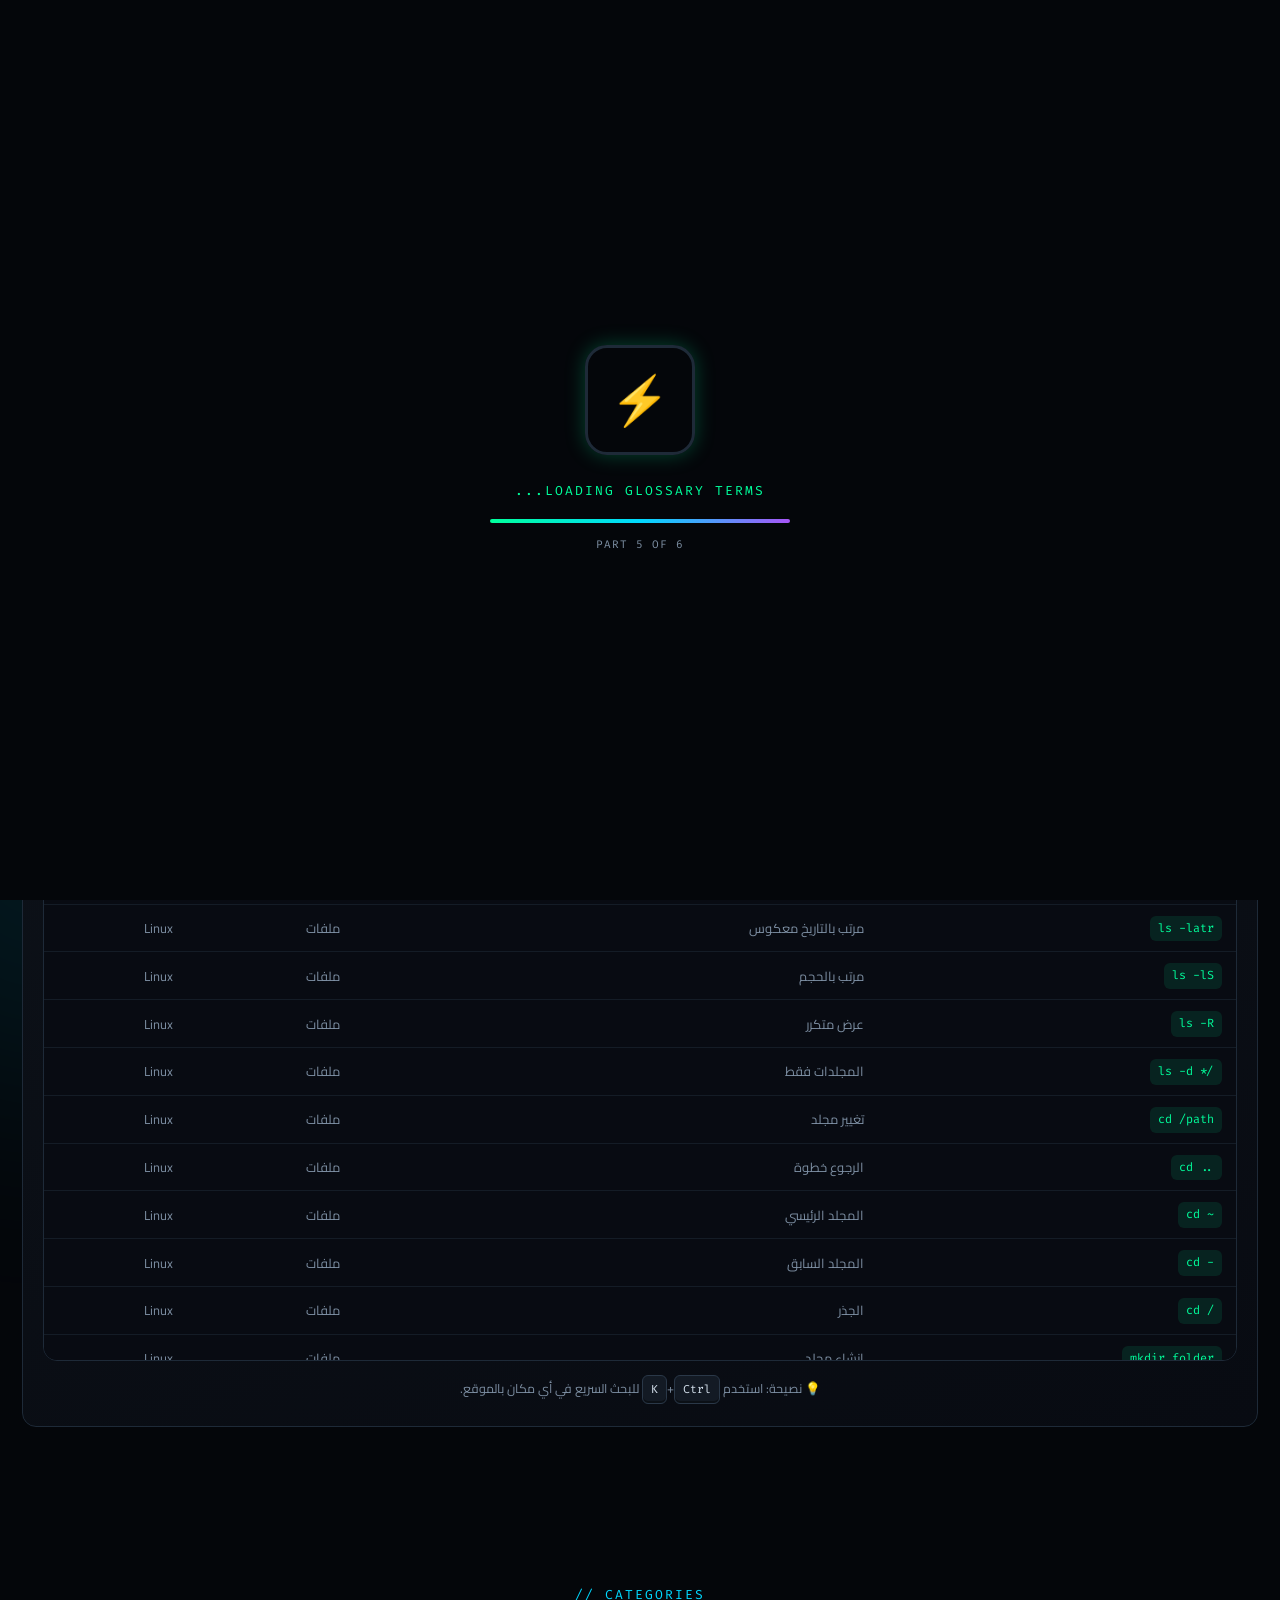
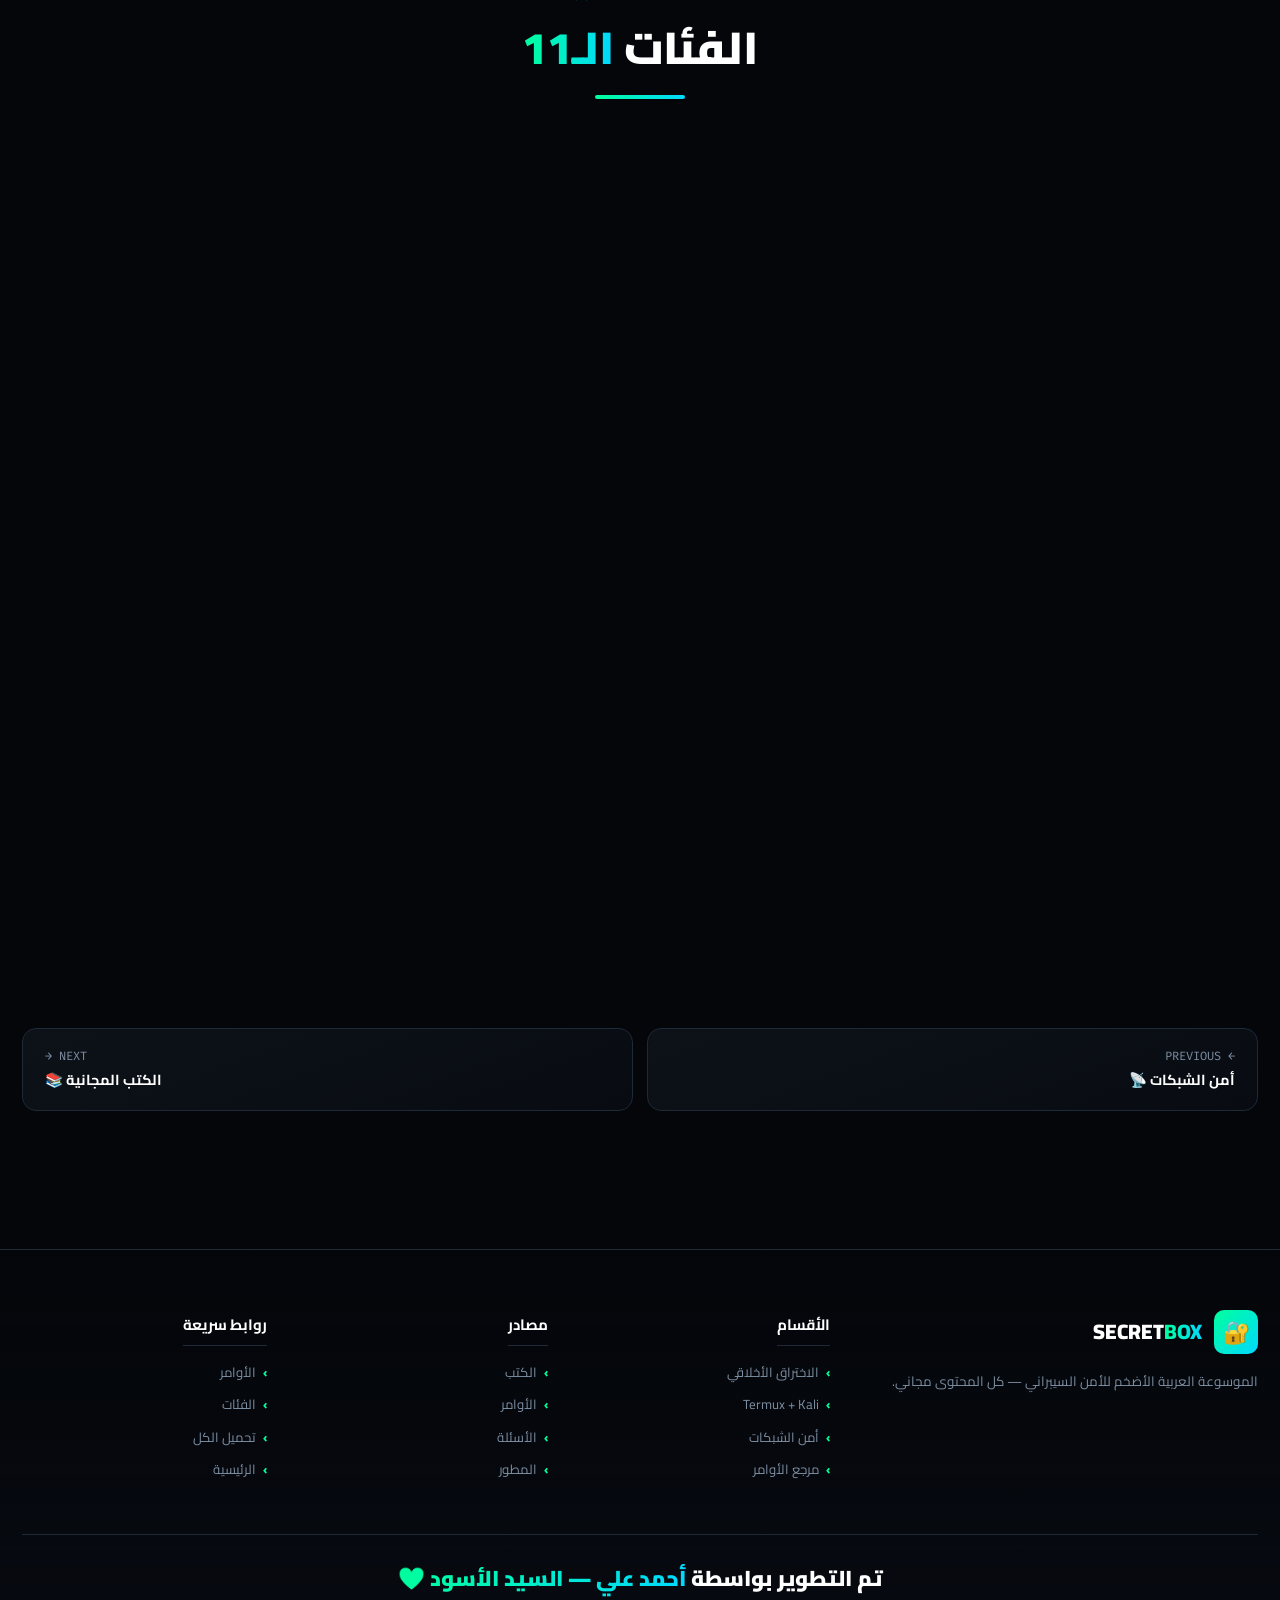
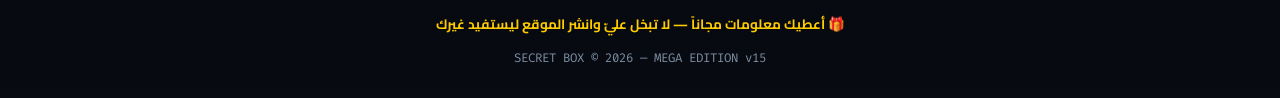
<file: pages/commands.html>
<!DOCTYPE html>
<html lang="ar" dir="rtl">
<head>
<meta charset="UTF-8">
<meta name="viewport" content="width=device-width, initial-scale=1.0">
<meta name="theme-color" content="#04060a">
<meta name="description" content="مرجع الأوامر — 1500+ أمر قابل للبحث والفلترة | Secret Box">
<title>مرجع الأوامر | Secret Box</title>
<link rel="preconnect" href="https://fonts.googleapis.com">
<link href="https://fonts.googleapis.com/css2?family=Cairo:wght@400;600;700;900&family=Fira+Code&display=swap" rel="stylesheet">
<link rel="stylesheet" href="../style.css">
<link rel="icon" type="image/svg+xml" href="data:image/svg+xml,<svg xmlns='http://www.w3.org/2000/svg' viewBox='0 0 100 100'><text y='.9em' font-size='90'>⚡</text></svg>">
</head>
<body>

<div id="loader">
  <div class="loader-box">⚡</div>
  <div class="loader-text" id="loaderText">LOADING COMMANDS DB...</div>
  <div class="loader-bar"><span></span></div>
  <div class="loader-sub">PART 5 OF 6</div>
</div>

<canvas id="matrix"></canvas>
<div class="bg-glow g1"></div>
<div class="bg-glow g2"></div>
<div class="bg-glow g3"></div>

<header id="header">
  <nav class="nav">
    <a href="../index.html" class="logo"><div class="logo-icon">🔐</div><div>SECRET<span class="hl">BOX</span></div></a>
    <ul class="nav-links" id="navLinks">
      <li><a href="../index.html">الرئيسية</a></li>
      <li><a href="ethical.html">الأخلاقي</a></li>
      <li><a href="termux.html">Termux</a></li>
      <li><a href="network.html">الشبكات</a></li>
      <li><a href="commands.html" class="active">الأوامر</a></li>
      <li><a href="books.html">الكتب</a></li>
      <li><a href="faq.html">الأسئلة</a></li>
    </ul>
    <div class="burger" id="burger"><span></span><span></span><span></span></div>
  </nav>
</header>

<div class="breadcrumb">
  <a href="../index.html">الرئيسية</a>
  <span class="sep">/</span>
  <span class="current">مرجع الأوامر</span>
</div>

<div class="page-header">
  <h1 class="reveal">مرجع <span class="grad">الأوامر العملاق</span></h1>
  <p class="reveal">
    <strong id="totalCmds">1500</strong> أمر في 11 فئة — قابل للبحث الفوري والفلترة.
    اضغط <kbd>Ctrl</kbd>+<kbd>K</kbd> للبحث السريع.
  </p>
  <div class="stats-mini reveal">
    <span>⚡ <strong id="miniTotal">1500</strong> أمر</span>
    <span>📂 <strong>11</strong> فئة</span>
    <span>🔍 بحث فوري</span>
    <span>📥 تحميل الكل</span>
  </div>
</div>

<!-- SEARCH -->
<section class="block" style="padding-top:30px;padding-bottom:10px">
  <div class="search-wrap reveal">
    <span class="si">🔍</span>
    <input type="text" id="cmdSearch" placeholder="ابحث في 1500+ أمر... مثال: nmap, ssh, chmod, docker">
  </div>
  <div class="filter-chips" id="cmdFilters"></div>
</section>

<!-- COMMANDS TABLE -->
<section class="block" id="commandsSection" style="padding-top:10px">
  <div class="card reveal">
    <div style="display:flex;justify-content:space-between;align-items:center;flex-wrap:wrap;gap:10px;margin-bottom:14px">
      <span style="color:var(--green);font-family:var(--font-code);font-size:14px" id="cmdCount">جاري التحميل...</span>
      <div style="display:flex;gap:8px;flex-wrap:wrap">
        <button class="btn btn-primary btn-sm" onclick="downloadAll()">📥 تحميل الكل</button>
        <button class="btn btn-cyan btn-sm" onclick="downloadCurrent()">📥 تحميل المعروض</button>
      </div>
    </div>

    <div class="table-wrap">
      <table id="cmdTable">
        <thead>
          <tr>
            <th style="width:30%">الأمر</th>
            <th>الوصف</th>
            <th style="width:14%">الفئة</th>
            <th style="width:12%">المنصة</th>
          </tr>
        </thead>
        <tbody id="cmdBody">
          <tr><td colspan="4" style="text-align:center;padding:30px;color:var(--txt-dim)">⏳ جاري تحميل الأوامر...</td></tr>
        </tbody>
      </table>
    </div>

    <div style="margin-top:14px;font-size:12.5px;color:var(--txt-dim);text-align:center">
      💡 نصيحة: استخدم <kbd>Ctrl</kbd>+<kbd>K</kbd> للبحث السريع في أي مكان بالموقع.
    </div>
  </div>
</section>

<!-- CATEGORIES SUMMARY -->
<section class="block" id="catSummary">
  <div class="sec-head reveal">
    <span class="sec-tag">// CATEGORIES</span>
    <h2>الفئات <span class="grad">الـ11</span></h2>
    <div class="divider"></div>
  </div>
  <div class="grid grid-3" id="catGrid"></div>
</section>

<!-- PAGE NAV -->
<section class="block">
  <div class="page-nav">
    <a href="network.html">
      <div>
        <div class="nav-label">← PREVIOUS</div>
        <div class="nav-title">أمن الشبكات 📡</div>
      </div>
    </a>
    <a href="books.html" class="next">
      <div>
        <div class="nav-label">NEXT →</div>
        <div class="nav-title">الكتب المجانية 📚</div>
      </div>
    </a>
  </div>
</section>

<footer>
  <div class="footer-inner">
    <div class="footer-col">
      <div class="logo" style="margin-bottom:16px"><div class="logo-icon">🔐</div><div>SECRET<span class="hl">BOX</span></div></div>
      <p>الموسوعة العربية الأضخم للأمن السيبراني — كل المحتوى مجاني.</p>
    </div>
    <div class="footer-col"><h4>الأقسام</h4><ul><li><a href="ethical.html">الاختراق الأخلاقي</a></li><li><a href="termux.html">Termux + Kali</a></li><li><a href="network.html">أمن الشبكات</a></li><li><a href="commands.html">مرجع الأوامر</a></li></ul></div>
    <div class="footer-col"><h4>مصادر</h4><ul><li><a href="books.html">الكتب</a></li><li><a href="commands.html">الأوامر</a></li><li><a href="faq.html">الأسئلة</a></li><li><a href="#" onclick="SecretBox.openDev();return false">المطور</a></li></ul></div>
    <div class="footer-col"><h4>روابط سريعة</h4><ul><li><a href="#commandsSection">الأوامر</a></li><li><a href="#catSummary">الفئات</a></li><li><a href="javascript:downloadAll()">تحميل الكل</a></li><li><a href="../index.html">الرئيسية</a></li></ul></div>
  </div>
  <div class="footer-bottom">
    <div class="dev-credit">تم التطوير بواسطة <span class="grad">أحمد علي — السيد الأسود 🖤</span></div>
    <div class="share-note">🎁 أعطيك معلومات مجاناً — لا تبخل عليّ وانشر الموقع ليستفيد غيرك</div>
    <div class="copyright">SECRET BOX © 2026 — MEGA EDITION v15</div>
  </div>
</footer>

<button id="backToTop">↑</button>
<div id="toast">✅ تم</div>

<div class="modal" id="devModal">
  <div class="modal-content">
    <button class="modal-close" onclick="SecretBox.closeDev()">✕</button>
    <div class="dev-avatar">👨‍💻</div>
    <div class="dev-title">DEVELOPER</div>
    <div class="dev-name">أحمد <span class="grad">علي</span></div>
    <div class="dev-nick">السيد الأسود</div>
    <div class="dev-desc">صانع منصة <strong style="color:var(--green)">Secret Box</strong> — 1500+ أمر، كل المحتوى مجاني.</div>
    <div class="dev-tags"><span class="dev-tag">Commands</span><span class="dev-tag">Linux</span><span class="dev-tag">Kali</span><span class="dev-tag">Termux</span></div>
    <div class="share-msg">🎁 أعطيك معلومات مجاناً — لا تبخل عليّ وانشر الموقع ليستفيد غيرك</div>
  </div>
</div>

<script src="../data/commands.js"></script>
<script src="../data/books.js"></script>
<script src="../data/glossary.js"></script>
<script src="../data/companies.js"></script>
<script src="../script.js"></script>

<script>
(function(){
  'use strict';

  let activeFilter='all';
  let currentResults=[];

  function esc(s){return String(s).replace(/&/g,'&amp;').replace(/</g,'&lt;').replace(/>/g,'&gt;').replace(/"/g,'&quot;');}

  function renderTable(filter,query){
    const body=document.getElementById('cmdBody');
    const counter=document.getElementById('cmdCount');
    if(!body||!window.SB_DATA||!window.SB_DATA.search)return;

    const results=window.SB_DATA.search(query||'',filter||'all');
    currentResults=results;

    const limit=600;
    const sliced=results.slice(0,limit);

    if(!sliced.length){
      body.innerHTML='<tr><td colspan="4" style="text-align:center;padding:30px;color:var(--txt-dim)">لا توجد نتائج مطابقة</td></tr>';
    }else{
      body.innerHTML=sliced.map(function(c){
        return '<tr><td><code>'+esc(c.cmd)+'</code></td><td>'+esc(c.desc)+'</td><td>'+esc(c.sub)+'</td><td>'+esc(c.platform)+'</td></tr>';
      }).join('');
    }

    if(counter){
      counter.textContent='عرض '+results.length+' من '+window.SB_DATA.stats.total+' أمر'+(results.length>limit?' (أول '+limit+')':'');
    }
  }

  function renderFilters(){
    const container=document.getElementById('cmdFilters');
    if(!container||!window.SB_DATA)return;

    const cats=window.SB_DATA.categories;
    let html='<button class="filter-chip active" data-filter="all">الكل ('+window.SB_DATA.stats.total+')</button>';
    cats.forEach(function(c){
      const count=window.SB_DATA.getCategoryCount(c.key);
      html+='<button class="filter-chip" data-filter="'+c.key+'">'+c.icon+' '+c.name+' ('+count+')</button>';
    });
    container.innerHTML=html;

    container.querySelectorAll('.filter-chip').forEach(function(b){
      b.addEventListener('click',function(){
        container.querySelectorAll('.filter-chip').forEach(function(x){x.classList.remove('active');});
        b.classList.add('active');
        activeFilter=b.dataset.filter;
        renderTable(activeFilter,document.getElementById('cmdSearch').value);
      });
    });
  }

  function renderCategories(){
    const grid=document.getElementById('catGrid');
    if(!grid||!window.SB_DATA)return;
    grid.innerHTML=window.SB_DATA.categories.map(function(c){
      const count=window.SB_DATA.getCategoryCount(c.key);
      return '<div class="card reveal" style="cursor:pointer" data-cat="'+c.key+'">'+
        '<div class="card-icon">'+c.icon+'</div>'+
        '<h3>'+c.name+'</h3>'+
        '<p style="color:var(--green);font-family:var(--font-code);font-size:1.5rem;font-weight:700;margin-top:8px">'+count+'</p>'+
        '<p style="color:var(--txt-dim);font-size:12.5px;margin-top:4px">أمر</p>'+
        '</div>';
    }).join('');

    grid.querySelectorAll('[data-cat]').forEach(function(card){
      card.addEventListener('click',function(){
        const key=card.dataset.cat;
        activeFilter=key;
        document.querySelectorAll('#cmdFilters .filter-chip').forEach(function(x){
          x.classList.toggle('active',x.dataset.filter===key);
        });
        renderTable(key,'');
        document.getElementById('commandsSection').scrollIntoView({behavior:'smooth'});
      });
    });
  }

  function updateCounts(){
    const set=function(id,v){const e=document.getElementById(id);if(e)e.textContent=v;};
    if(window.SB_DATA&&window.SB_DATA.stats){
      set('totalCmds',window.SB_DATA.stats.total);
      set('miniTotal',window.SB_DATA.stats.total);
    }
  }

  window.downloadAll=function(){
    if(!window.SB_DATA||!window.SB_DATA.getFileContent){SecretBox.toast('⚠️ قاعدة البيانات غير محمّلة','error');return;}
    const r=window.SB_DATA.getFileContent('all');
    if(!r){SecretBox.toast('⚠️ خطأ في التحميل','error');return;}
    SecretBox.toast('📥 جاري التحميل...');
    setTimeout(function(){
      SecretBox.download(r.filename,r.content);
      SecretBox.toast('✅ تم تحميل '+r.count+' أمر');
    },200);
  };

  window.downloadCurrent=function(){
    if(!currentResults.length){SecretBox.toast('⚠️ لا توجد نتائج','error');return;}
    let content='SECRET BOX — نتائج البحث\n';
    content+='عدد النتائج: '+currentResults.length+'\n';
    content+='='.repeat(50)+'\n\n';
    currentResults.forEach(function(c,i){
      content+='['+(i+1)+'] '+c.cmd+'\n';
      content+='    💡 '+c.desc+'\n';
      content+='    🏷️  '+c.sub+' ('+c.platform+')\n\n';
    });
    content+='\n🎁 أعطيك معلومات مجاناً — انشر الموقع ليستفيد غيرك\n';
    SecretBox.download('SecretBox-Search.txt',content);
    SecretBox.toast('✅ تم تحميل النتائج');
  };

  function init(){
    renderFilters();
    renderTable('all','');
    renderCategories();
    updateCounts();

    const search=document.getElementById('cmdSearch');
    if(search){
      let timer;
      search.addEventListener('input',function(){
        clearTimeout(timer);
        const v=this.value;
        timer=setTimeout(function(){renderTable(activeFilter,v);},150);
      });
    }
  }

  if(document.readyState==='complete'||document.readyState==='interactive'){setTimeout(init,300);}
  else{window.addEventListener('load',function(){setTimeout(init,300);});}
})();
</script>
</body>
</html>
</file>
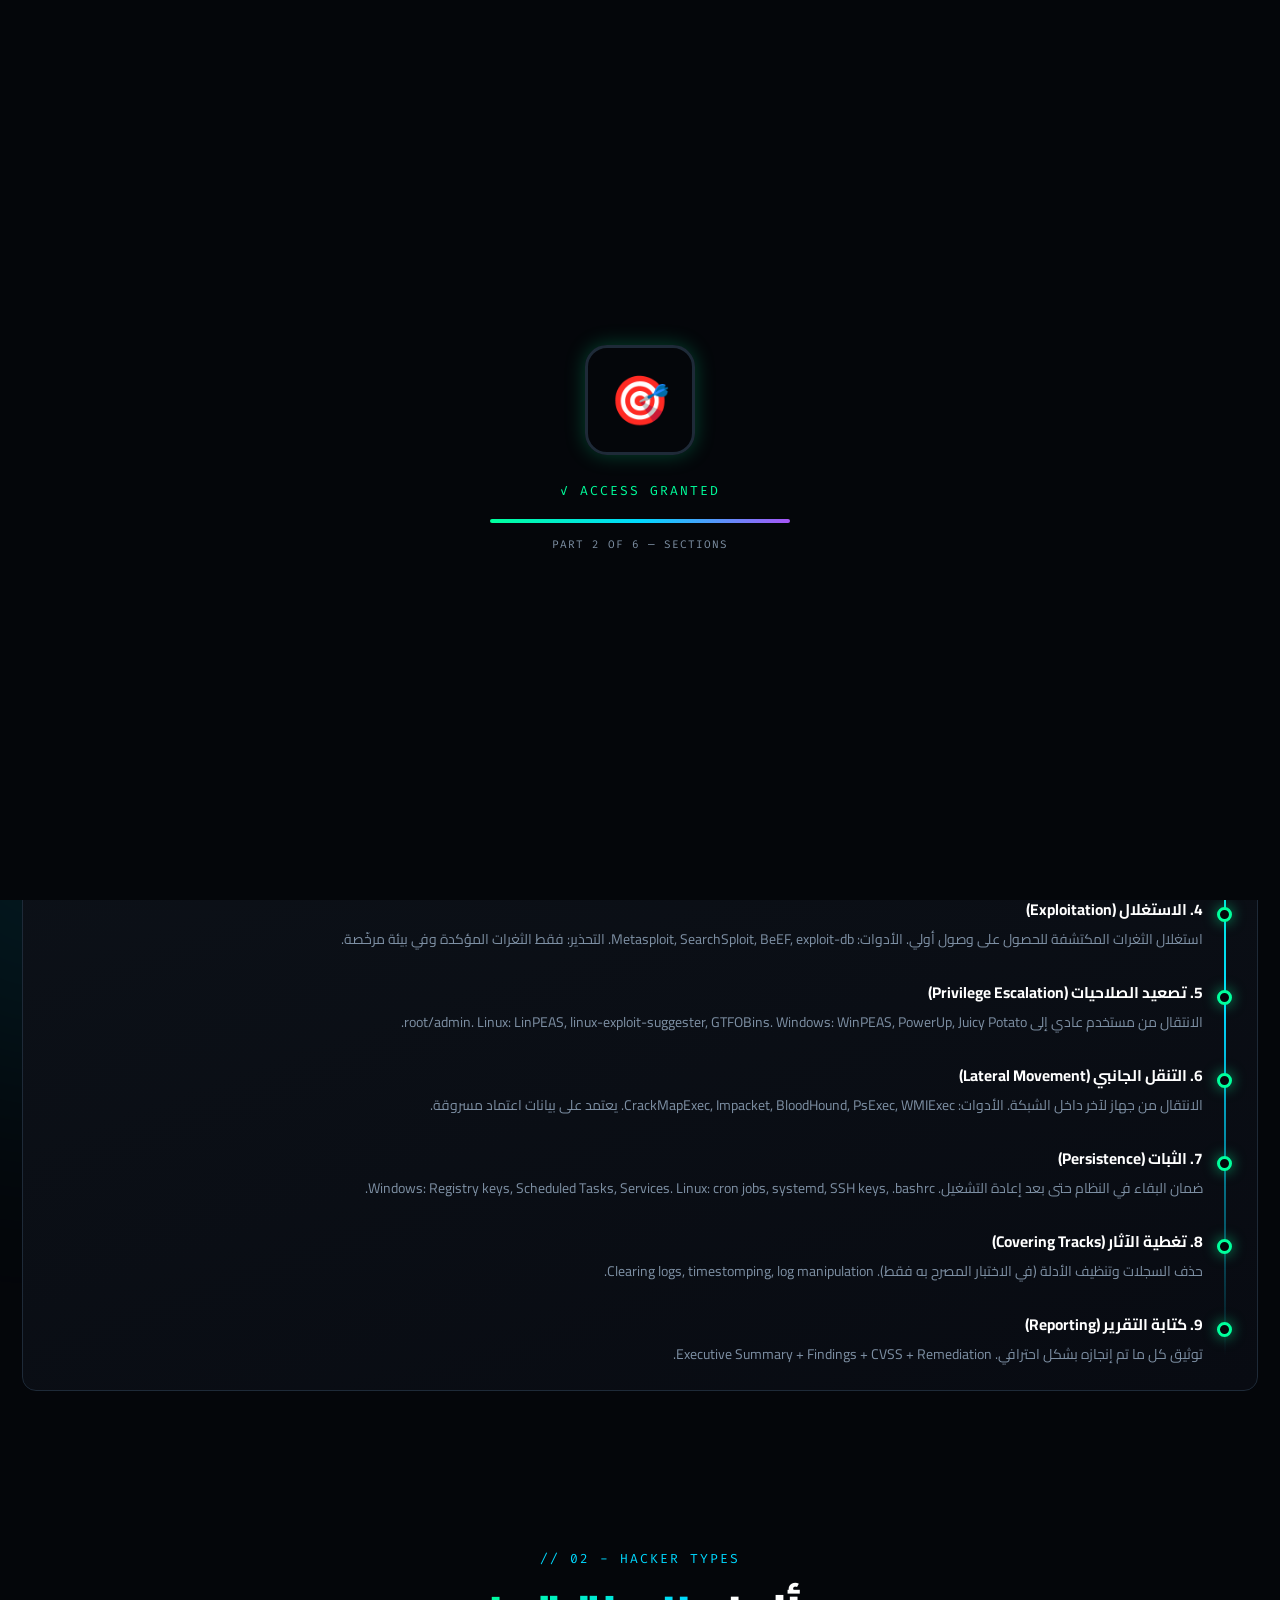
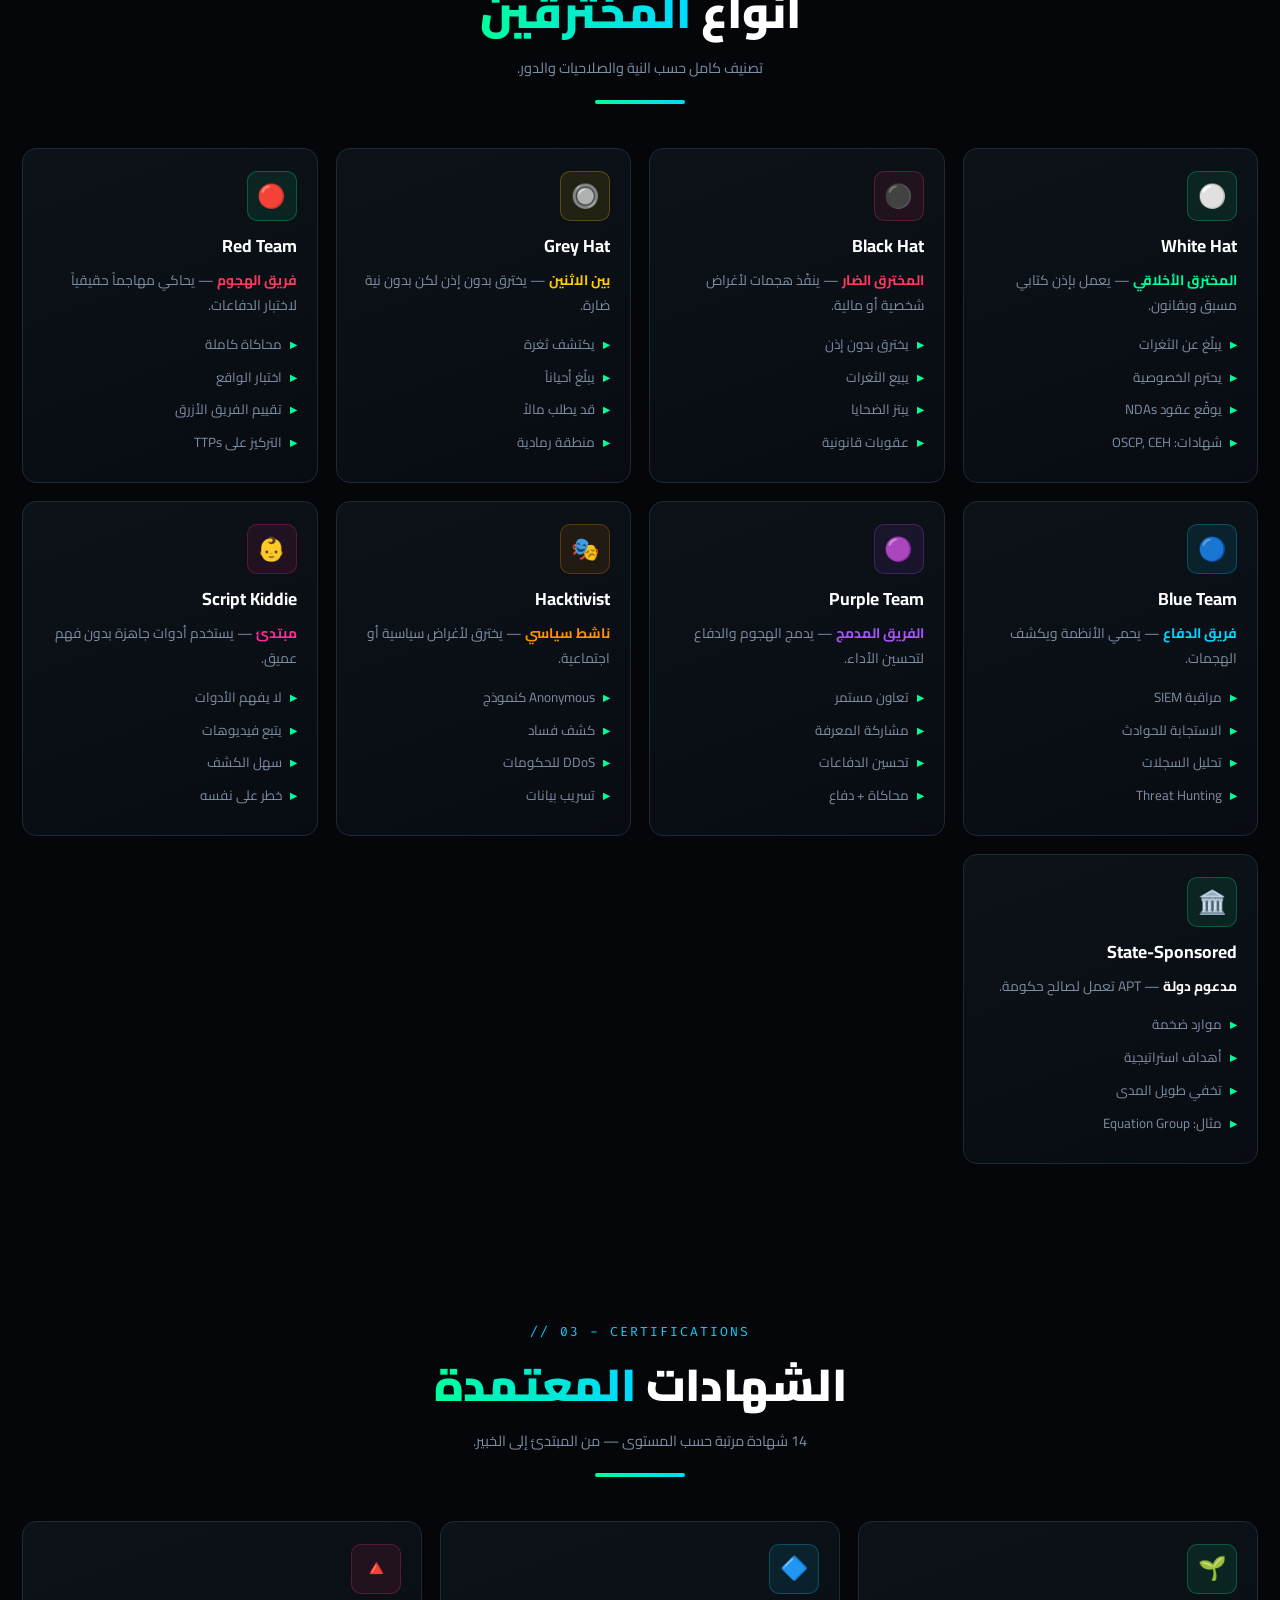
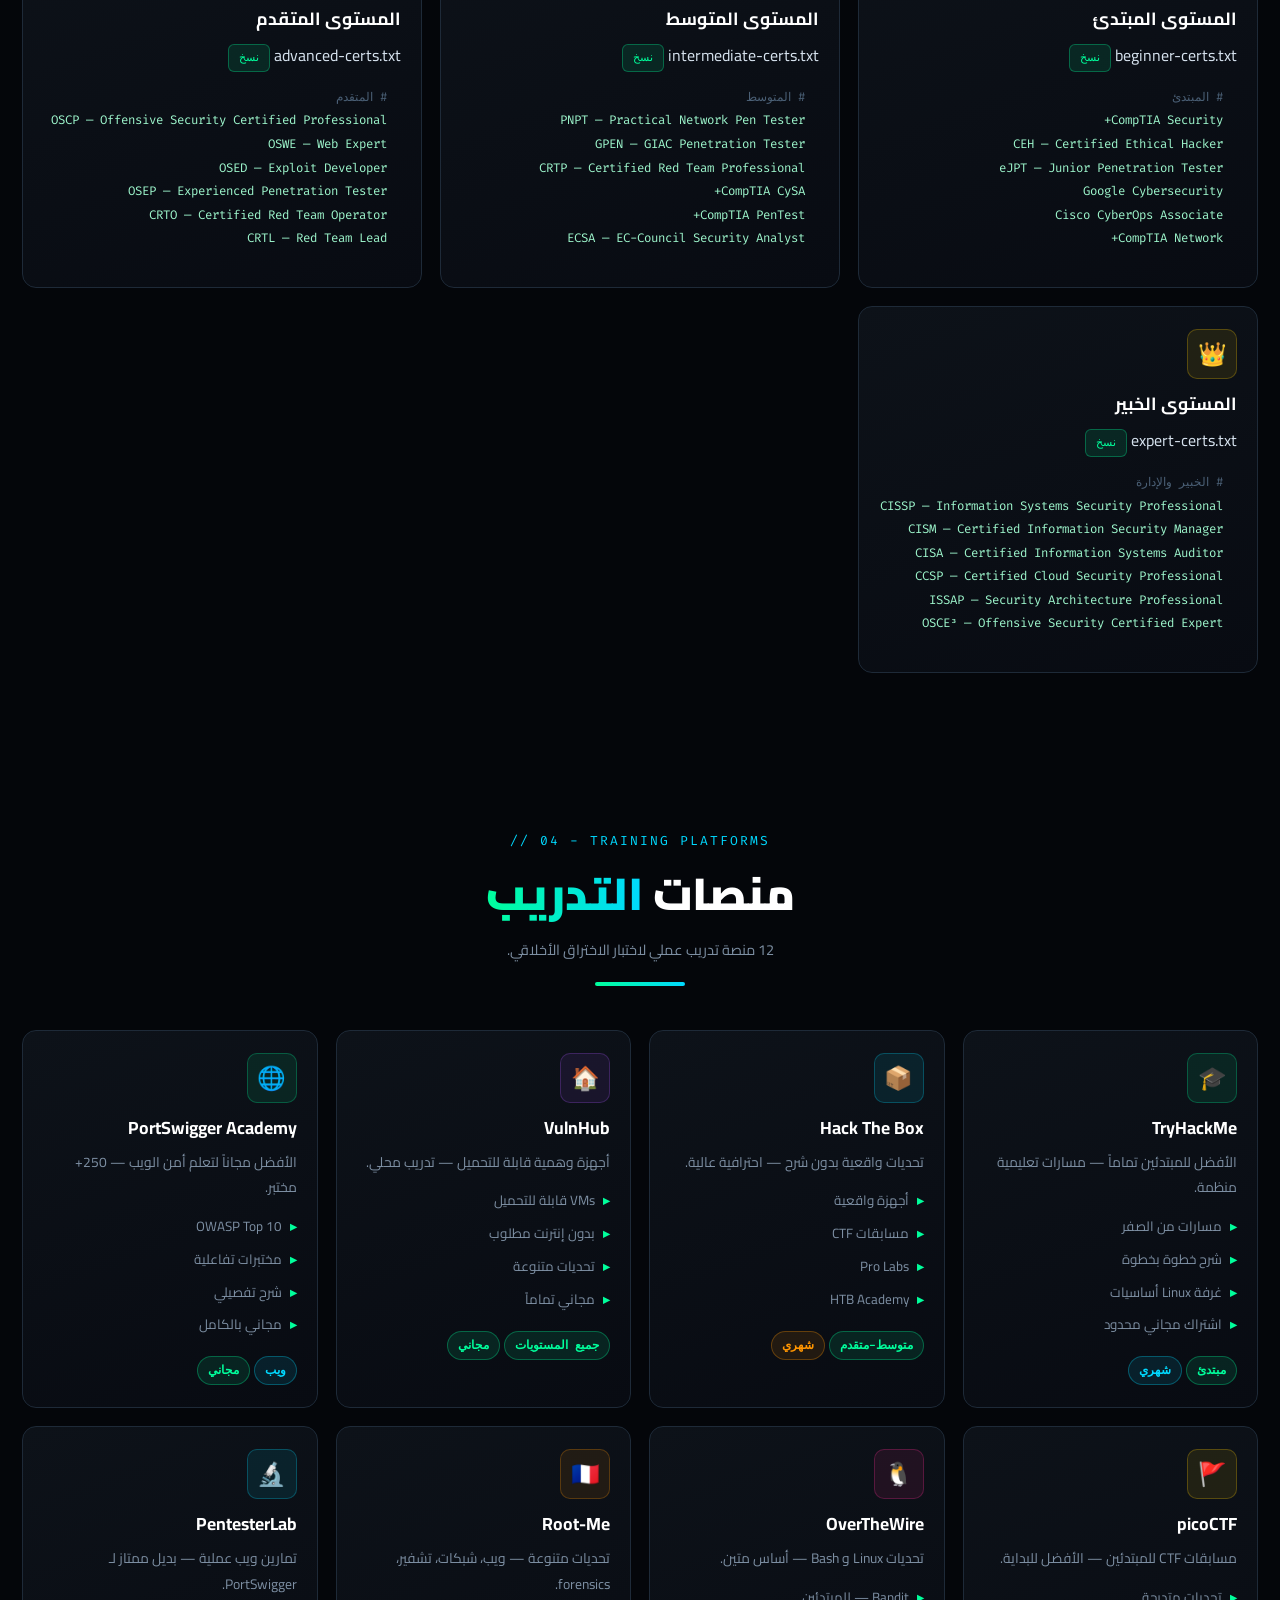
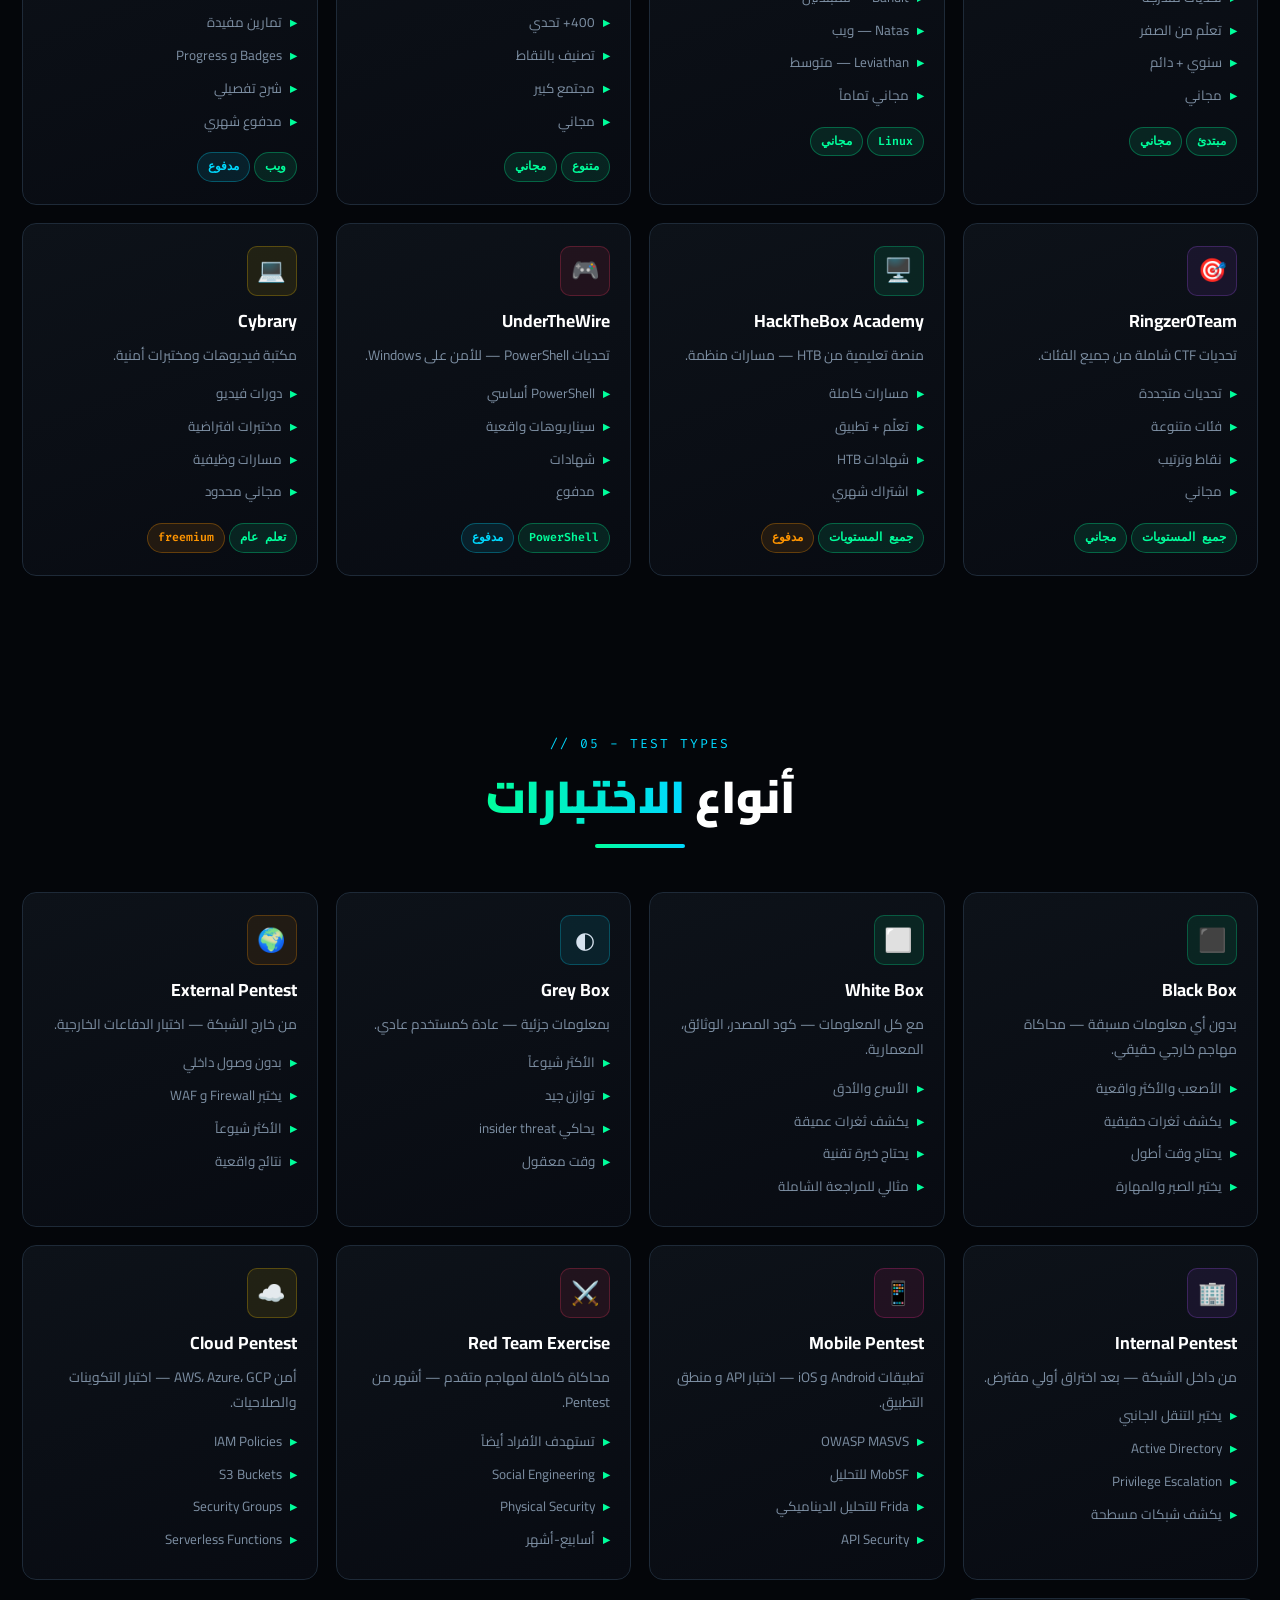
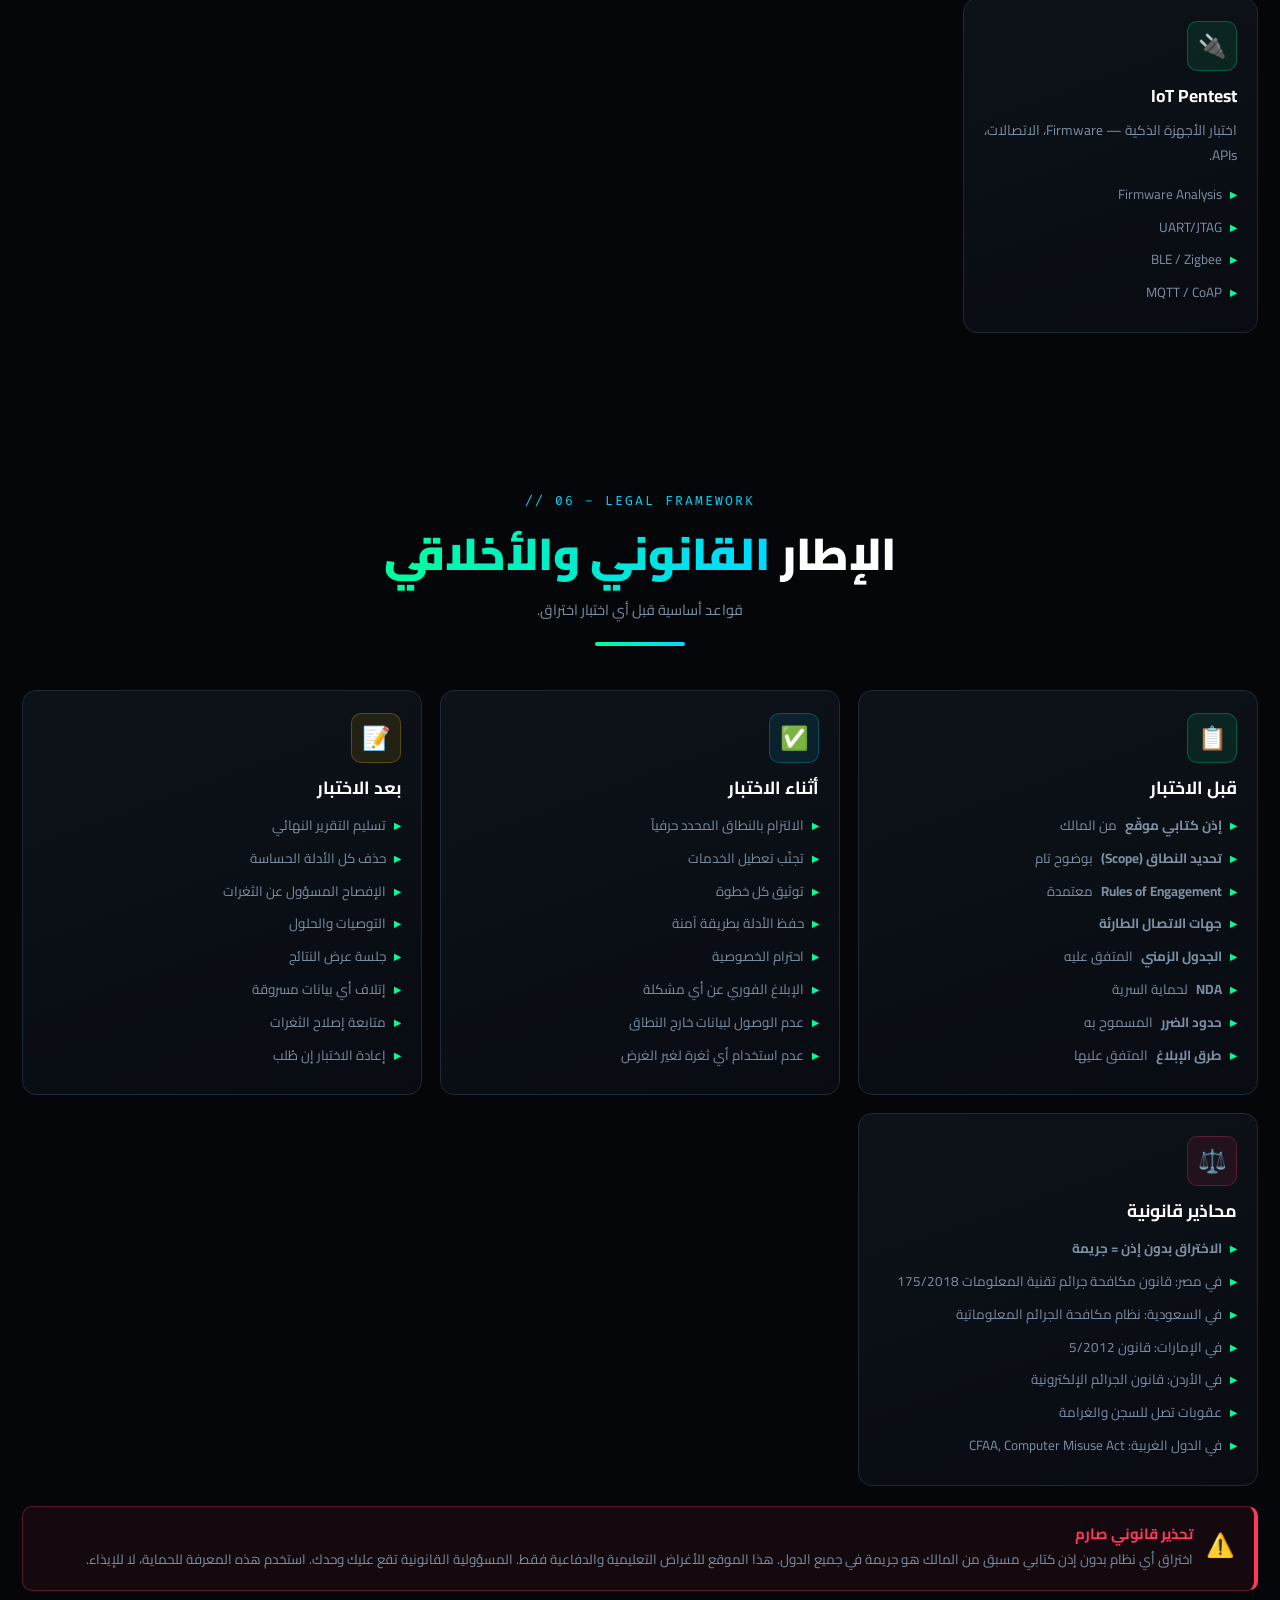
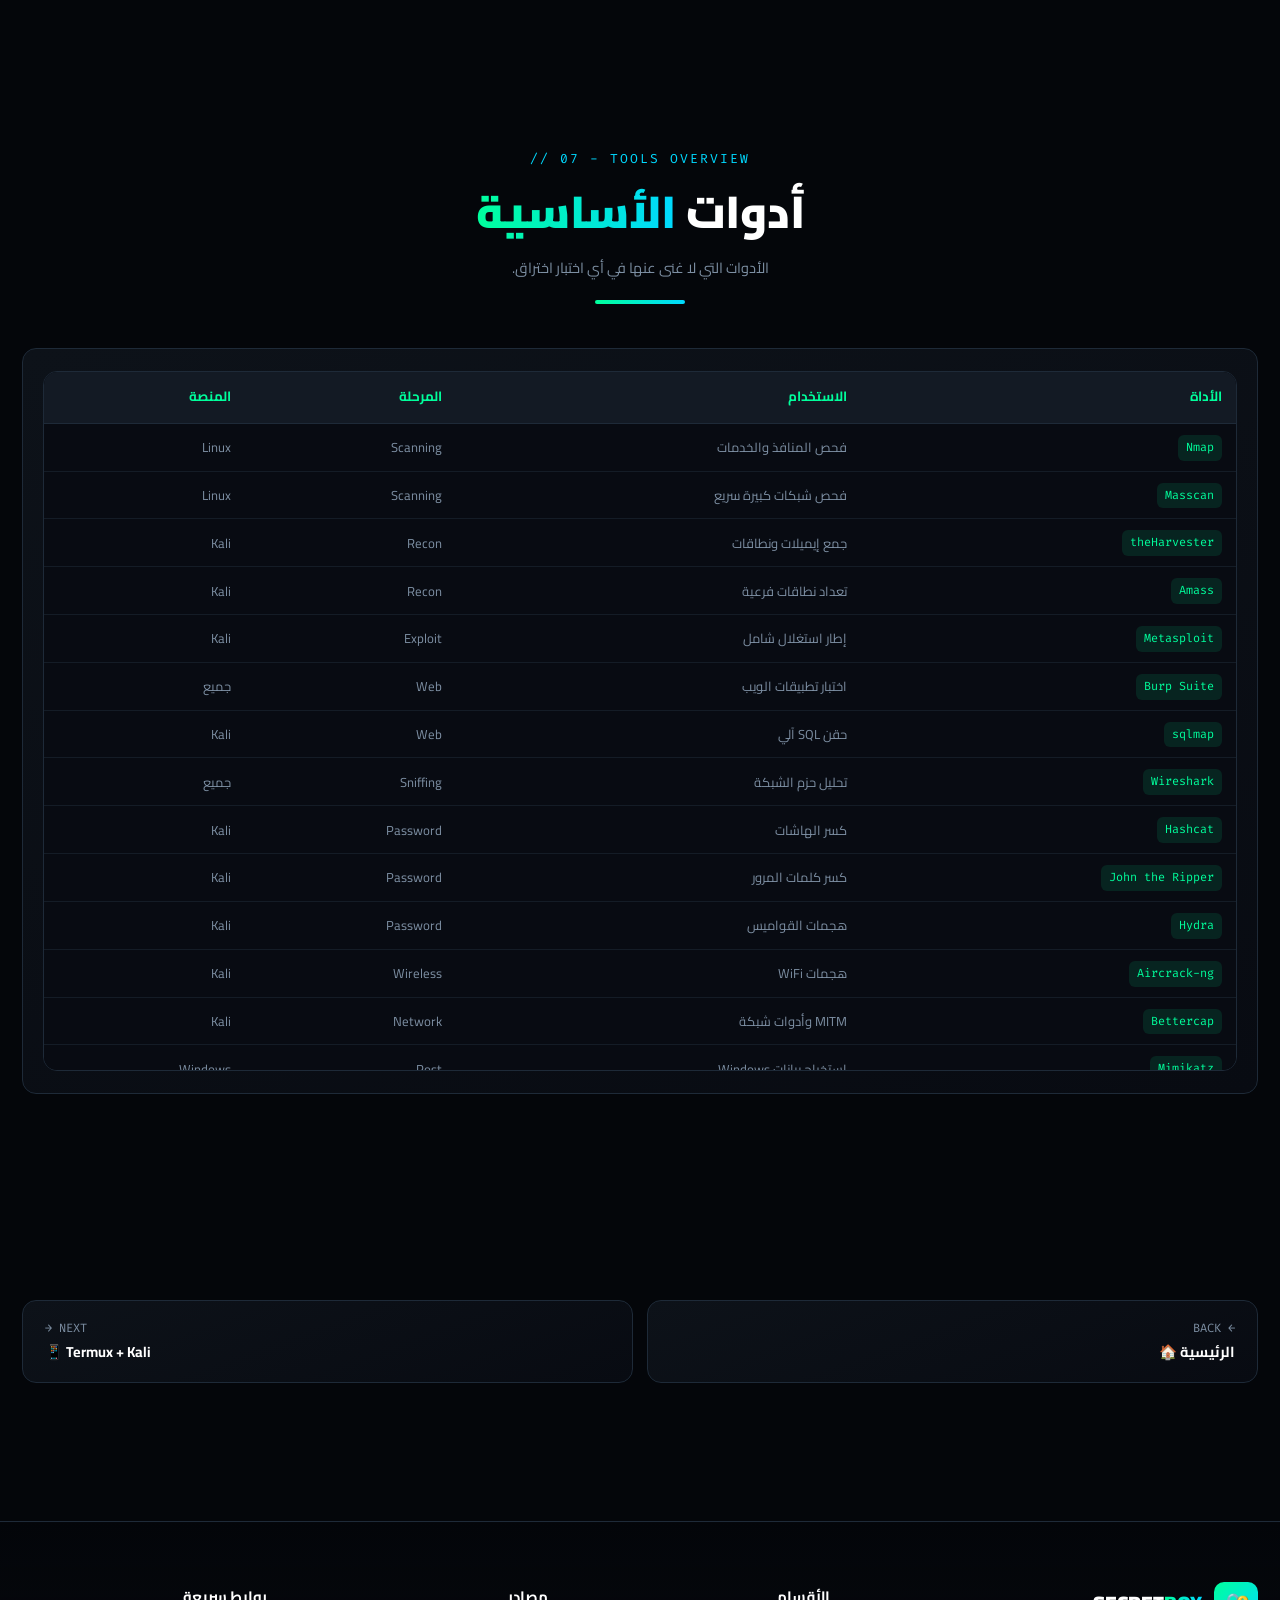
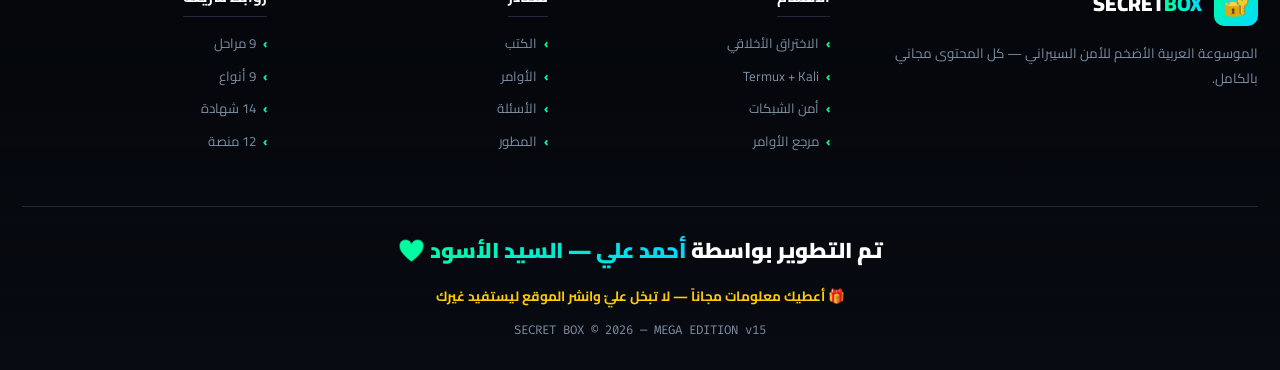
<file: pages/ethical.html>
<!DOCTYPE html>
<html lang="ar" dir="rtl">
<head>
<meta charset="UTF-8">
<meta name="viewport" content="width=device-width, initial-scale=1.0">
<meta name="theme-color" content="#04060a">
<meta name="description" content="الاختراق الأخلاقي — 9 مراحل، 9 أنواع مخترقين، 14 شهادة معتمدة، 12 منصة تدريب | Secret Box">
<title>الاختراق الأخلاقي | Secret Box — أحمد علي</title>

<link rel="preconnect" href="https://fonts.googleapis.com">
<link rel="preconnect" href="https://fonts.gstatic.com" crossorigin>
<link href="https://fonts.googleapis.com/css2?family=Cairo:wght@400;600;700;900&family=Fira+Code:wght@400;500&display=swap" rel="stylesheet">
<link rel="stylesheet" href="../style.css">
<link rel="icon" type="image/svg+xml" href="data:image/svg+xml,<svg xmlns='http://www.w3.org/2000/svg' viewBox='0 0 100 100'><text y='.9em' font-size='90'>🎯</text></svg>">
</head>
<body>

<!-- ============================================================
     LOADER
     ============================================================ -->
<div id="loader">
  <div class="loader-box">🎯</div>
  <div class="loader-text" id="loaderText">LOADING ETHICAL HACKING...</div>
  <div class="loader-bar"><span></span></div>
  <div class="loader-sub">PART 2 OF 6 — SECTIONS</div>
</div>

<!-- ============================================================
     BACKGROUND
     ============================================================ -->
<canvas id="matrix"></canvas>
<div class="bg-glow g1"></div>
<div class="bg-glow g2"></div>
<div class="bg-glow g3"></div>

<!-- ============================================================
     HEADER
     ============================================================ -->
<header id="header">
  <nav class="nav">
    <a href="../index.html" class="logo">
      <div class="logo-icon">🔐</div>
      <div>SECRET<span class="hl">BOX</span></div>
    </a>

    <ul class="nav-links" id="navLinks">
      <li><a href="../index.html">الرئيسية</a></li>
      <li><a href="ethical.html" class="active">الأخلاقي</a></li>
      <li><a href="termux.html">Termux</a></li>
      <li><a href="network.html">الشبكات</a></li>
      <li><a href="commands.html">الأوامر</a></li>
      <li><a href="books.html">الكتب</a></li>
      <li><a href="faq.html">الأسئلة</a></li>
    </ul>

    <div class="burger" id="burger">
      <span></span><span></span><span></span>
    </div>
  </nav>
</header>

<!-- ============================================================
     BREADCRUMB
     ============================================================ -->
<div class="breadcrumb">
  <a href="../index.html">الرئيسية</a>
  <span class="sep">/</span>
  <span class="current">الاختراق الأخلاقي</span>
</div>

<!-- ============================================================
     PAGE HEADER
     ============================================================ -->
<div class="page-header">
  <h1 class="reveal">الاختراق <span class="grad">الأخلاقي</span></h1>
  <p class="reveal">
    الفن والعلم في اختبار أمان الأنظمة بشكل قانوني ومسؤول.
    9 مراحل، 9 أنواع مخترقين، 14 شهادة، 12 منصة تدريب.
  </p>
  <div class="stats-mini reveal">
    <span>📚 <strong>9</strong> مراحل</span>
    <span>👥 <strong>9</strong> أنواع</span>
    <span>📜 <strong>14</strong> شهادة</span>
    <span>🧪 <strong>12</strong> منصة</span>
  </div>
</div>

<!-- ============================================================
     SECTION 1 — PHASES (9 مراحل)
     ============================================================ -->
<section class="block" id="phases">
  <div class="sec-head reveal">
    <span class="sec-tag">// 01 - PHASES</span>
    <h2>مراحل <span class="grad">الاختراق</span></h2>
    <p>المنهجية الاحترافية لأي اختبار اختراق أخلاقي — 9 مراحل مرتبة.</p>
    <div class="divider"></div>
  </div>

  <div class="card reveal">
    <div class="steps">

      <div class="step">
        <h4>1. الاستطلاع (Reconnaissance)</h4>
        <p>
          جمع أكبر قدر من المعلومات عن الهدف باستخدام OSINT.
          يشمل: أسماء النطاقات، عناوين IP، الإيميلات، التقنيات المستخدمة، والموظفين.
          الأدوات: theHarvester, Recon-ng, Maltego, Amass, Shodan.
        </p>
      </div>

      <div class="step">
        <h4>2. المسح (Scanning)</h4>
        <p>
          تحديد المنافذ المفتوحة والخدمات التي تعمل على الهدف.
          الأدوات: Nmap, Masscan, RustScan, Netcat, hping3.
          النتيجة: خريطة كاملة للشبكة والخدمات.
        </p>
      </div>

      <div class="step">
        <h4>3. التعداد (Enumeration)</h4>
        <p>
          استخراج تفاصيل دقيقة عن الخدمات المكتشفة: إصدارات، مستخدمين، مشاركات، سياسات.
          الأدوات: enum4linux, smbclient, ldapsearch, snmpwalk.
        </p>
      </div>

      <div class="step">
        <h4>4. الاستغلال (Exploitation)</h4>
        <p>
          استغلال الثغرات المكتشفة للحصول على وصول أولي.
          الأدوات: Metasploit, SearchSploit, BeEF, exploit-db.
          التحذير: فقط الثغرات المؤكدة وفي بيئة مرخّصة.
        </p>
      </div>

      <div class="step">
        <h4>5. تصعيد الصلاحيات (Privilege Escalation)</h4>
        <p>
          الانتقال من مستخدم عادي إلى root/admin.
          Linux: LinPEAS, linux-exploit-suggester, GTFOBins.
          Windows: WinPEAS, PowerUp, Juicy Potato.
        </p>
      </div>

      <div class="step">
        <h4>6. التنقل الجانبي (Lateral Movement)</h4>
        <p>
          الانتقال من جهاز لآخر داخل الشبكة.
          الأدوات: CrackMapExec, Impacket, BloodHound, PsExec, WMIExec.
          يعتمد على بيانات اعتماد مسروقة.
        </p>
      </div>

      <div class="step">
        <h4>7. الثبات (Persistence)</h4>
        <p>
          ضمان البقاء في النظام حتى بعد إعادة التشغيل.
          Windows: Registry keys, Scheduled Tasks, Services.
          Linux: cron jobs, systemd, SSH keys, .bashrc.
        </p>
      </div>

      <div class="step">
        <h4>8. تغطية الآثار (Covering Tracks)</h4>
        <p>
          حذف السجلات وتنظيف الأدلة (في الاختبار المصرح به فقط).
          Clearing logs, timestomping, log manipulation.
        </p>
      </div>

      <div class="step">
        <h4>9. كتابة التقرير (Reporting)</h4>
        <p>
          توثيق كل ما تم إنجازه بشكل احترافي.
          Executive Summary + Findings + CVSS + Remediation.
        </p>
      </div>

    </div>
  </div>
</section>

<!-- ============================================================
     SECTION 2 — HACKER TYPES (9 أنواع)
     ============================================================ -->
<section class="block" id="hackers">
  <div class="sec-head reveal">
    <span class="sec-tag">// 02 - HACKER TYPES</span>
    <h2>أنواع <span class="grad">المخترقين</span></h2>
    <p>تصنيف كامل حسب النية والصلاحيات والدور.</p>
    <div class="divider"></div>
  </div>

  <div class="grid grid-3">

    <div class="card reveal">
      <div class="card-icon">⚪</div>
      <h3>White Hat</h3>
      <p><strong style="color:var(--green)">المخترق الأخلاقي</strong> — يعمل بإذن كتابي مسبق وبقانون.</p>
      <ul>
        <li>يبلّغ عن الثغرات</li>
        <li>يحترم الخصوصية</li>
        <li>يوقّع عقود NDAs</li>
        <li>شهادات: OSCP, CEH</li>
      </ul>
    </div>

    <div class="card reveal">
      <div class="card-icon red">⚫</div>
      <h3>Black Hat</h3>
      <p><strong style="color:var(--red)">المخترق الضار</strong> — ينفّذ هجمات لأغراض شخصية أو مالية.</p>
      <ul>
        <li>يخترق بدون إذن</li>
        <li>يبيع الثغرات</li>
        <li>يبتز الضحايا</li>
        <li>عقوبات قانونية</li>
      </ul>
    </div>

    <div class="card reveal">
      <div class="card-icon yellow">🔘</div>
      <h3>Grey Hat</h3>
      <p><strong style="color:var(--yellow)">بين الاثنين</strong> — يخترق بدون إذن لكن بدون نية ضارة.</p>
      <ul>
        <li>يكتشف ثغرة</li>
        <li>يبلّغ أحياناً</li>
        <li>قد يطلب مالاً</li>
        <li>منطقة رمادية</li>
      </ul>
    </div>

    <div class="card reveal">
      <div class="card-icon">🔴</div>
      <h3>Red Team</h3>
      <p><strong style="color:var(--red)">فريق الهجوم</strong> — يحاكي مهاجماً حقيقياً لاختبار الدفاعات.</p>
      <ul>
        <li>محاكاة كاملة</li>
        <li>اختبار الواقع</li>
        <li>تقييم الفريق الأزرق</li>
        <li>التركيز على TTPs</li>
      </ul>
    </div>

    <div class="card reveal">
      <div class="card-icon cyan">🔵</div>
      <h3>Blue Team</h3>
      <p><strong style="color:var(--cyan)">فريق الدفاع</strong> — يحمي الأنظمة ويكشف الهجمات.</p>
      <ul>
        <li>مراقبة SIEM</li>
        <li>الاستجابة للحوادث</li>
        <li>تحليل السجلات</li>
        <li>Threat Hunting</li>
      </ul>
    </div>

    <div class="card reveal">
      <div class="card-icon purple">🟣</div>
      <h3>Purple Team</h3>
      <p><strong style="color:var(--purple)">الفريق المدمج</strong> — يدمج الهجوم والدفاع لتحسين الأداء.</p>
      <ul>
        <li>تعاون مستمر</li>
        <li>مشاركة المعرفة</li>
        <li>تحسين الدفاعات</li>
        <li>محاكاة + دفاع</li>
      </ul>
    </div>

    <div class="card reveal">
      <div class="card-icon orange">🎭</div>
      <h3>Hacktivist</h3>
      <p><strong style="color:var(--orange)">ناشط سياسي</strong> — يخترق لأغراض سياسية أو اجتماعية.</p>
      <ul>
        <li>Anonymous كنموذج</li>
        <li>كشف فساد</li>
        <li>DDoS للحكومات</li>
        <li>تسريب بيانات</li>
      </ul>
    </div>

    <div class="card reveal">
      <div class="card-icon pink">👶</div>
      <h3>Script Kiddie</h3>
      <p><strong style="color:var(--pink)">مبتدئ</strong> — يستخدم أدوات جاهزة بدون فهم عميق.</p>
      <ul>
        <li>لا يفهم الأدوات</li>
        <li>يتبع فيديوهات</li>
        <li>سهل الكشف</li>
        <li>خطر على نفسه</li>
      </ul>
    </div>

    <div class="card reveal">
      <div class="card-icon">🏛️</div>
      <h3>State-Sponsored</h3>
      <p><strong style="color:var(--txt-bright)">مدعوم دولة</strong> — APT تعمل لصالح حكومة.</p>
      <ul>
        <li>موارد ضخمة</li>
        <li>أهداف استراتيجية</li>
        <li>تخفي طويل المدى</li>
        <li>مثال: Equation Group</li>
      </ul>
    </div>

  </div>
</section>

<!-- ============================================================
     SECTION 3 — CERTIFICATIONS (14 شهادة)
     ============================================================ -->
<section class="block" id="certifications">
  <div class="sec-head reveal">
    <span class="sec-tag">// 03 - CERTIFICATIONS</span>
    <h2>الشهادات <span class="grad">المعتمدة</span></h2>
    <p>14 شهادة مرتبة حسب المستوى — من المبتدئ إلى الخبير.</p>
    <div class="divider"></div>
  </div>

  <div class="grid grid-2">

    <div class="card reveal">
      <div class="card-icon">🌱</div>
      <h3>المستوى المبتدئ</h3>
      <div class="cb">
        <div class="cb-head">
          <div class="dots"><i></i><i></i><i></i></div>
          <span class="title">beginner-certs.txt</span>
          <button class="copy-btn" data-copy>نسخ</button>
        </div>
        <pre><span class="comment"># المبتدئ</span>
CompTIA Security+
CEH — Certified Ethical Hacker
eJPT — Junior Penetration Tester
Google Cybersecurity
Cisco CyberOps Associate
CompTIA Network+</pre>
      </div>
    </div>

    <div class="card reveal">
      <div class="card-icon cyan">🔷</div>
      <h3>المستوى المتوسط</h3>
      <div class="cb">
        <div class="cb-head">
          <div class="dots"><i></i><i></i><i></i></div>
          <span class="title">intermediate-certs.txt</span>
          <button class="copy-btn" data-copy>نسخ</button>
        </div>
        <pre><span class="comment"># المتوسط</span>
PNPT — Practical Network Pen Tester
GPEN — GIAC Penetration Tester
CRTP — Certified Red Team Professional
CompTIA CySA+
CompTIA PenTest+
ECSA — EC-Council Security Analyst</pre>
      </div>
    </div>

    <div class="card reveal">
      <div class="card-icon red">🔺</div>
      <h3>المستوى المتقدم</h3>
      <div class="cb">
        <div class="cb-head">
          <div class="dots"><i></i><i></i><i></i></div>
          <span class="title">advanced-certs.txt</span>
          <button class="copy-btn" data-copy>نسخ</button>
        </div>
        <pre><span class="comment"># المتقدم</span>
OSCP — Offensive Security Certified Professional
OSWE — Web Expert
OSED — Exploit Developer
OSEP — Experienced Penetration Tester
CRTO — Certified Red Team Operator
CRTL — Red Team Lead</pre>
      </div>
    </div>

    <div class="card reveal">
      <div class="card-icon yellow">👑</div>
      <h3>المستوى الخبير</h3>
      <div class="cb">
        <div class="cb-head">
          <div class="dots"><i></i><i></i><i></i></div>
          <span class="title">expert-certs.txt</span>
          <button class="copy-btn" data-copy>نسخ</button>
        </div>
        <pre><span class="comment"># الخبير والإدارة</span>
CISSP — Information Systems Security Professional
CISM — Certified Information Security Manager
CISA — Certified Information Systems Auditor
CCSP — Certified Cloud Security Professional
ISSAP — Security Architecture Professional
OSCE³ — Offensive Security Certified Expert</pre>
      </div>
    </div>

  </div>
</section>

<!-- ============================================================
     SECTION 4 — TRAINING PLATFORMS (12 منصة)
     ============================================================ -->
<section class="block" id="platforms">
  <div class="sec-head reveal">
    <span class="sec-tag">// 04 - TRAINING PLATFORMS</span>
    <h2>منصات <span class="grad">التدريب</span></h2>
    <p>12 منصة تدريب عملي لاختبار الاختراق الأخلاقي.</p>
    <div class="divider"></div>
  </div>

  <div class="grid grid-3">

    <div class="card reveal">
      <div class="card-icon">🎓</div>
      <h3>TryHackMe</h3>
      <p>الأفضل للمبتدئين تماماً — مسارات تعليمية منظمة.</p>
      <ul>
        <li>مسارات من الصفر</li>
        <li>شرح خطوة بخطوة</li>
        <li>غرفة Linux أساسيات</li>
        <li>اشتراك مجاني محدود</li>
      </ul>
      <div style="margin-top:12px">
        <span class="tag">مبتدئ</span>
        <span class="tag cyan">شهري</span>
      </div>
    </div>

    <div class="card reveal">
      <div class="card-icon cyan">📦</div>
      <h3>Hack The Box</h3>
      <p>تحديات واقعية بدون شرح — احترافية عالية.</p>
      <ul>
        <li>أجهزة واقعية</li>
        <li>مسابقات CTF</li>
        <li>Pro Labs</li>
        <li>HTB Academy</li>
      </ul>
      <div style="margin-top:12px">
        <span class="tag">متوسط-متقدم</span>
        <span class="tag orange">شهري</span>
      </div>
    </div>

    <div class="card reveal">
      <div class="card-icon purple">🏠</div>
      <h3>VulnHub</h3>
      <p>أجهزة وهمية قابلة للتحميل — تدريب محلي.</p>
      <ul>
        <li>VMs قابلة للتحميل</li>
        <li>بدون إنترنت مطلوب</li>
        <li>تحديات متنوعة</li>
        <li>مجاني تماماً</li>
      </ul>
      <div style="margin-top:12px">
        <span class="tag">جميع المستويات</span>
        <span class="tag green">مجاني</span>
      </div>
    </div>

    <div class="card reveal">
      <div class="card-icon">🌐</div>
      <h3>PortSwigger Academy</h3>
      <p>الأفضل مجاناً لتعلم أمن الويب — 250+ مختبر.</p>
      <ul>
        <li>OWASP Top 10</li>
        <li>مختبرات تفاعلية</li>
        <li>شرح تفصيلي</li>
        <li>مجاني بالكامل</li>
      </ul>
      <div style="margin-top:12px">
        <span class="tag cyan">ويب</span>
        <span class="tag green">مجاني</span>
      </div>
    </div>

    <div class="card reveal">
      <div class="card-icon yellow">🚩</div>
      <h3>picoCTF</h3>
      <p>مسابقات CTF للمبتدئين — الأفضل للبداية.</p>
      <ul>
        <li>تحديات متدرجة</li>
        <li>تعلّم من الصفر</li>
        <li>سنوي + دائم</li>
        <li>مجاني</li>
      </ul>
      <div style="margin-top:12px">
        <span class="tag">مبتدئ</span>
        <span class="tag green">مجاني</span>
      </div>
    </div>

    <div class="card reveal">
      <div class="card-icon pink">🐧</div>
      <h3>OverTheWire</h3>
      <p>تحديات Linux و Bash — أساس متين.</p>
      <ul>
        <li>Bandit — للمبتدئين</li>
        <li>Natas — ويب</li>
        <li>Leviathan — متوسط</li>
        <li>مجاني تماماً</li>
      </ul>
      <div style="margin-top:12px">
        <span class="tag">Linux</span>
        <span class="tag green">مجاني</span>
      </div>
    </div>

    <div class="card reveal">
      <div class="card-icon orange">🇫🇷</div>
      <h3>Root-Me</h3>
      <p>تحديات متنوعة — ويب، شبكات، تشفير، forensics.</p>
      <ul>
        <li>400+ تحدي</li>
        <li>تصنيف بالنقاط</li>
        <li>مجتمع كبير</li>
        <li>مجاني</li>
      </ul>
      <div style="margin-top:12px">
        <span class="tag">متنوع</span>
        <span class="tag green">مجاني</span>
      </div>
    </div>

    <div class="card reveal">
      <div class="card-icon cyan">🔬</div>
      <h3>PentesterLab</h3>
      <p>تمارين ويب عملية — بديل ممتاز لـ PortSwigger.</p>
      <ul>
        <li>تمارين مفيدة</li>
        <li>Badges و Progress</li>
        <li>شرح تفصيلي</li>
        <li>مدفوع شهري</li>
      </ul>
      <div style="margin-top:12px">
        <span class="tag">ويب</span>
        <span class="tag cyan">مدفوع</span>
      </div>
    </div>

    <div class="card reveal">
      <div class="card-icon purple">🎯</div>
      <h3>Ringzer0Team</h3>
      <p>تحديات CTF شاملة من جميع الفئات.</p>
      <ul>
        <li>تحديات متجددة</li>
        <li>فئات متنوعة</li>
        <li>نقاط وترتيب</li>
        <li>مجاني</li>
      </ul>
      <div style="margin-top:12px">
        <span class="tag">جميع المستويات</span>
        <span class="tag green">مجاني</span>
      </div>
    </div>

    <div class="card reveal">
      <div class="card-icon">🖥️</div>
      <h3>HackTheBox Academy</h3>
      <p>منصة تعليمية من HTB — مسارات منظمة.</p>
      <ul>
        <li>مسارات كاملة</li>
        <li>تعلّم + تطبيق</li>
        <li>شهادات HTB</li>
        <li>اشتراك شهري</li>
      </ul>
      <div style="margin-top:12px">
        <span class="tag">جميع المستويات</span>
        <span class="tag orange">مدفوع</span>
      </div>
    </div>

    <div class="card reveal">
      <div class="card-icon red">🎮</div>
      <h3>UnderTheWire</h3>
      <p>تحديات PowerShell — للأمن على Windows.</p>
      <ul>
        <li>PowerShell أساسي</li>
        <li>سيناريوهات واقعية</li>
        <li>شهادات</li>
        <li>مدفوع</li>
      </ul>
      <div style="margin-top:12px">
        <span class="tag">PowerShell</span>
        <span class="tag cyan">مدفوع</span>
      </div>
    </div>

    <div class="card reveal">
      <div class="card-icon yellow">💻</div>
      <h3>Cybrary</h3>
      <p>مكتبة فيديوهات ومختبرات أمنية.</p>
      <ul>
        <li>دورات فيديو</li>
        <li>مختبرات افتراضية</li>
        <li>مسارات وظيفية</li>
        <li>مجاني محدود</li>
      </ul>
      <div style="margin-top:12px">
        <span class="tag">تعلم عام</span>
        <span class="tag orange">freemium</span>
      </div>
    </div>

  </div>
</section>

<!-- ============================================================
     SECTION 5 — TEST TYPES
     ============================================================ -->
<section class="block" id="testTypes">
  <div class="sec-head reveal">
    <span class="sec-tag">// 05 - TEST TYPES</span>
    <h2>أنواع <span class="grad">الاختبارات</span></h2>
    <div class="divider"></div>
  </div>

  <div class="grid grid-3">

    <div class="card reveal">
      <div class="card-icon">⬛</div>
      <h3>Black Box</h3>
      <p>بدون أي معلومات مسبقة — محاكاة مهاجم خارجي حقيقي.</p>
      <ul>
        <li>الأصعب والأكثر واقعية</li>
        <li>يكشف ثغرات حقيقية</li>
        <li>يحتاج وقت أطول</li>
        <li>يختبر الصبر والمهارة</li>
      </ul>
    </div>

    <div class="card reveal">
      <div class="card-icon">⬜</div>
      <h3>White Box</h3>
      <p>مع كل المعلومات — كود المصدر، الوثائق، المعمارية.</p>
      <ul>
        <li>الأسرع والأدق</li>
        <li>يكشف ثغرات عميقة</li>
        <li>يحتاج خبرة تقنية</li>
        <li>مثالي للمراجعة الشاملة</li>
      </ul>
    </div>

    <div class="card reveal">
      <div class="card-icon cyan">◐</div>
      <h3>Grey Box</h3>
      <p>بمعلومات جزئية — عادة كمستخدم عادي.</p>
      <ul>
        <li>الأكثر شيوعاً</li>
        <li>توازن جيد</li>
        <li>يحاكي insider threat</li>
        <li>وقت معقول</li>
      </ul>
    </div>

    <div class="card reveal">
      <div class="card-icon orange">🌍</div>
      <h3>External Pentest</h3>
      <p>من خارج الشبكة — اختبار الدفاعات الخارجية.</p>
      <ul>
        <li>بدون وصول داخلي</li>
        <li>يختبر Firewall و WAF</li>
        <li>الأكثر شيوعاً</li>
        <li>نتائج واقعية</li>
      </ul>
    </div>

    <div class="card reveal">
      <div class="card-icon purple">🏢</div>
      <h3>Internal Pentest</h3>
      <p>من داخل الشبكة — بعد اختراق أولي مفترض.</p>
      <ul>
        <li>يختبر التنقل الجانبي</li>
        <li>Active Directory</li>
        <li>Privilege Escalation</li>
        <li>يكشف شبكات مسطحة</li>
      </ul>
    </div>

    <div class="card reveal">
      <div class="card-icon pink">📱</div>
      <h3>Mobile Pentest</h3>
      <p>تطبيقات Android و iOS — اختبار API و منطق التطبيق.</p>
      <ul>
        <li>OWASP MASVS</li>
        <li>MobSF للتحليل</li>
        <li>Frida للتحليل الديناميكي</li>
        <li>API Security</li>
      </ul>
    </div>

    <div class="card reveal">
      <div class="card-icon red">⚔️</div>
      <h3>Red Team Exercise</h3>
      <p>محاكاة كاملة لمهاجم متقدم — أشهر من Pentest.</p>
      <ul>
        <li>تستهدف الأفراد أيضاً</li>
        <li>Social Engineering</li>
        <li>Physical Security</li>
        <li>أسابيع-أشهر</li>
      </ul>
    </div>

    <div class="card reveal">
      <div class="card-icon yellow">☁️</div>
      <h3>Cloud Pentest</h3>
      <p>أمن AWS، Azure، GCP — اختبار التكوينات والصلاحيات.</p>
      <ul>
        <li>IAM Policies</li>
        <li>S3 Buckets</li>
        <li>Security Groups</li>
        <li>Serverless Functions</li>
      </ul>
    </div>

    <div class="card reveal">
      <div class="card-icon">🔌</div>
      <h3>IoT Pentest</h3>
      <p>اختبار الأجهزة الذكية — Firmware، الاتصالات، APIs.</p>
      <ul>
        <li>Firmware Analysis</li>
        <li>UART/JTAG</li>
        <li>BLE / Zigbee</li>
        <li>MQTT / CoAP</li>
      </ul>
    </div>

  </div>
</section>

<!-- ============================================================
     SECTION 6 — LEGAL FRAMEWORK
     ============================================================ -->
<section class="block" id="legal">
  <div class="sec-head reveal">
    <span class="sec-tag">// 06 - LEGAL FRAMEWORK</span>
    <h2>الإطار <span class="grad">القانوني والأخلاقي</span></h2>
    <p>قواعد أساسية قبل أي اختبار اختراق.</p>
    <div class="divider"></div>
  </div>

  <div class="grid grid-2">
    <div class="card reveal">
      <div class="card-icon green">📋</div>
      <h3>قبل الاختبار</h3>
      <ul>
        <li><strong>إذن كتابي موقّع</strong> من المالك</li>
        <li><strong>تحديد النطاق (Scope)</strong> بوضوح تام</li>
        <li><strong>Rules of Engagement</strong> معتمدة</li>
        <li><strong>جهات الاتصال الطارئة</strong></li>
        <li><strong>الجدول الزمني</strong> المتفق عليه</li>
        <li><strong>NDA</strong> لحماية السرية</li>
        <li><strong>حدود الضرر</strong> المسموح به</li>
        <li><strong>طرق الإبلاغ</strong> المتفق عليها</li>
      </ul>
    </div>

    <div class="card reveal">
      <div class="card-icon cyan">✅</div>
      <h3>أثناء الاختبار</h3>
      <ul>
        <li>الالتزام بالنطاق المحدد حرفياً</li>
        <li>تجنّب تعطيل الخدمات</li>
        <li>توثيق كل خطوة</li>
        <li>حفظ الأدلة بطريقة آمنة</li>
        <li>احترام الخصوصية</li>
        <li>الإبلاغ الفوري عن أي مشكلة</li>
        <li>عدم الوصول لبيانات خارج النطاق</li>
        <li>عدم استخدام أي ثغرة لغير الغرض</li>
      </ul>
    </div>

    <div class="card reveal">
      <div class="card-icon yellow">📝</div>
      <h3>بعد الاختبار</h3>
      <ul>
        <li>تسليم التقرير النهائي</li>
        <li>حذف كل الأدلة الحساسة</li>
        <li>الإفصاح المسؤول عن الثغرات</li>
        <li>التوصيات والحلول</li>
        <li>جلسة عرض النتائج</li>
        <li>إتلاف أي بيانات مسروقة</li>
        <li>متابعة إصلاح الثغرات</li>
        <li>إعادة الاختبار إن طُلب</li>
      </ul>
    </div>

    <div class="card reveal">
      <div class="card-icon red">⚖️</div>
      <h3>محاذير قانونية</h3>
      <ul>
        <li><strong>الاختراق بدون إذن = جريمة</strong></li>
        <li>في مصر: قانون مكافحة جرائم تقنية المعلومات 175/2018</li>
        <li>في السعودية: نظام مكافحة الجرائم المعلوماتية</li>
        <li>في الإمارات: قانون 5/2012</li>
        <li>في الأردن: قانون الجرائم الإلكترونية</li>
        <li>عقوبات تصل للسجن والغرامة</li>
        <li>في الدول الغربية: CFAA, Computer Misuse Act</li>
      </ul>
    </div>
  </div>

  <div class="alert alert-warn reveal">
    <div class="alert-icon">⚠️</div>
    <div>
      <h4>تحذير قانوني صارم</h4>
      <p>
        اختراق أي نظام بدون إذن كتابي مسبق من المالك هو جريمة في جميع الدول.
        هذا الموقع للأغراض التعليمية والدفاعية فقط.
        المسؤولية القانونية تقع عليك وحدك.
        استخدم هذه المعرفة للحماية، لا للإيذاء.
      </p>
    </div>
  </div>
</section>

<!-- ============================================================
     SECTION 7 — TOOLS OVERVIEW
     ============================================================ -->
<section class="block" id="tools">
  <div class="sec-head reveal">
    <span class="sec-tag">// 07 - TOOLS OVERVIEW</span>
    <h2>أدوات <span class="grad">الأساسية</span></h2>
    <p>الأدوات التي لا غنى عنها في أي اختبار اختراق.</p>
    <div class="divider"></div>
  </div>

  <div class="card reveal">
    <div class="table-wrap">
      <table>
        <thead>
          <tr>
            <th>الأداة</th>
            <th>الاستخدام</th>
            <th>المرحلة</th>
            <th>المنصة</th>
          </tr>
        </thead>
        <tbody>
          <tr><td><code>Nmap</code></td><td>فحص المنافذ والخدمات</td><td>Scanning</td><td>Linux</td></tr>
          <tr><td><code>Masscan</code></td><td>فحص شبكات كبيرة سريع</td><td>Scanning</td><td>Linux</td></tr>
          <tr><td><code>theHarvester</code></td><td>جمع إيميلات ونطاقات</td><td>Recon</td><td>Kali</td></tr>
          <tr><td><code>Amass</code></td><td>تعداد نطاقات فرعية</td><td>Recon</td><td>Kali</td></tr>
          <tr><td><code>Metasploit</code></td><td>إطار استغلال شامل</td><td>Exploit</td><td>Kali</td></tr>
          <tr><td><code>Burp Suite</code></td><td>اختبار تطبيقات الويب</td><td>Web</td><td>جميع</td></tr>
          <tr><td><code>sqlmap</code></td><td>حقن SQL آلي</td><td>Web</td><td>Kali</td></tr>
          <tr><td><code>Wireshark</code></td><td>تحليل حزم الشبكة</td><td>Sniffing</td><td>جميع</td></tr>
          <tr><td><code>Hashcat</code></td><td>كسر الهاشات</td><td>Password</td><td>Kali</td></tr>
          <tr><td><code>John the Ripper</code></td><td>كسر كلمات المرور</td><td>Password</td><td>Kali</td></tr>
          <tr><td><code>Hydra</code></td><td>هجمات القواميس</td><td>Password</td><td>Kali</td></tr>
          <tr><td><code>Aircrack-ng</code></td><td>هجمات WiFi</td><td>Wireless</td><td>Kali</td></tr>
          <tr><td><code>Bettercap</code></td><td>MITM وأدوات شبكة</td><td>Network</td><td>Kali</td></tr>
          <tr><td><code>Mimikatz</code></td><td>استخراج بيانات Windows</td><td>Post</td><td>Windows</td></tr>
          <tr><td><code>BloodHound</code></td><td>تحليل Active Directory</td><td>Post</td><td>Kali</td></tr>
          <tr><td><code>Ghidra</code></td><td>هندسة عكسية</td><td>RE</td><td>جميع</td></tr>
          <tr><td><code>Volatility</code></td><td>تحليل الذاكرة</td><td>Forensics</td><td>Kali</td></tr>
          <tr><td><code>Autopsy</code></td><td>تحليل جنائي شامل</td><td>Forensics</td><td>Kali</td></tr>
        </tbody>
      </table>
    </div>
  </div>
</section>

<!-- ============================================================
     PAGE NAVIGATION
     ============================================================ -->
<section class="block" id="pageNav">
  <div class="page-nav">
    <a href="../index.html">
      <div>
        <div class="nav-label">← BACK</div>
        <div class="nav-title">الرئيسية 🏠</div>
      </div>
    </a>
    <a href="termux.html" class="next">
      <div>
        <div class="nav-label">NEXT →</div>
        <div class="nav-title">Termux + Kali 📱</div>
      </div>
    </a>
  </div>
</section>

<!-- ============================================================
     FOOTER
     ============================================================ -->
<footer>
  <div class="footer-inner">
    <div class="footer-col">
      <div class="logo" style="margin-bottom:16px">
        <div class="logo-icon">🔐</div>
        <div>SECRET<span class="hl">BOX</span></div>
      </div>
      <p>الموسوعة العربية الأضخم للأمن السيبراني — كل المحتوى مجاني بالكامل.</p>
    </div>
    <div class="footer-col">
      <h4>الأقسام</h4>
      <ul>
        <li><a href="ethical.html">الاختراق الأخلاقي</a></li>
        <li><a href="termux.html">Termux + Kali</a></li>
        <li><a href="network.html">أمن الشبكات</a></li>
        <li><a href="commands.html">مرجع الأوامر</a></li>
      </ul>
    </div>
    <div class="footer-col">
      <h4>مصادر</h4>
      <ul>
        <li><a href="books.html">الكتب</a></li>
        <li><a href="commands.html">الأوامر</a></li>
        <li><a href="faq.html">الأسئلة</a></li>
        <li><a href="#" onclick="SecretBox.openDev();return false">المطور</a></li>
      </ul>
    </div>
    <div class="footer-col">
      <h4>روابط سريعة</h4>
      <ul>
        <li><a href="#phases">9 مراحل</a></li>
        <li><a href="#hackers">9 أنواع</a></li>
        <li><a href="#certifications">14 شهادة</a></li>
        <li><a href="#platforms">12 منصة</a></li>
      </ul>
    </div>
  </div>

  <div class="footer-bottom">
    <div class="dev-credit">
      تم التطوير بواسطة <span class="grad">أحمد علي — السيد الأسود 🖤</span>
    </div>
    <div class="share-note">
      🎁 أعطيك معلومات مجاناً — لا تبخل عليّ وانشر الموقع ليستفيد غيرك
    </div>
    <div class="copyright">
      SECRET BOX © 2026 — MEGA EDITION v15
    </div>
  </div>
</footer>

<!-- ============================================================
     FLOATING BUTTONS
     ============================================================ -->
<button id="backToTop" title="العودة للأعلى">↑</button>
<div id="toast">✅ تم</div>

<!-- ============================================================
     DEVELOPER MODAL
     ============================================================ -->
<div class="modal" id="devModal">
  <div class="modal-content">
    <button class="modal-close" onclick="SecretBox.closeDev()" aria-label="إغلاق">✕</button>
    <div class="dev-avatar">👨‍💻</div>
    <div class="dev-title">DEVELOPER</div>
    <div class="dev-name">أحمد <span class="grad">علي</span></div>
    <div class="dev-nick">السيد الأسود</div>
    <div class="dev-desc">
      صانع ومطوّر منصة <strong style="color:var(--green)">Secret Box</strong> —
      موسوعة عربية شاملة للأمن السيبراني. كل المحتوى مجاني بالكامل.
    </div>
    <div class="dev-tags">
      <span class="dev-tag">Ethical Hacking</span>
      <span class="dev-tag">Termux</span>
      <span class="dev-tag">Kali Linux</span>
      <span class="dev-tag">Cyber Security</span>
    </div>
    <div class="share-msg">
      🎁 أعطيك معلومات مجاناً — لا تبخل عليّ وانشر الموقع ليستفيد غيرك
    </div>
  </div>
</div>

<!-- ============================================================
     SCRIPTS
     ============================================================ -->
<script src="../data/commands.js"></script>
<script src="../data/books.js"></script>
<script src="../data/glossary.js"></script>
<script src="../data/companies.js"></script>
<script src="../script.js"></script>

</body>
    </html>
</file>
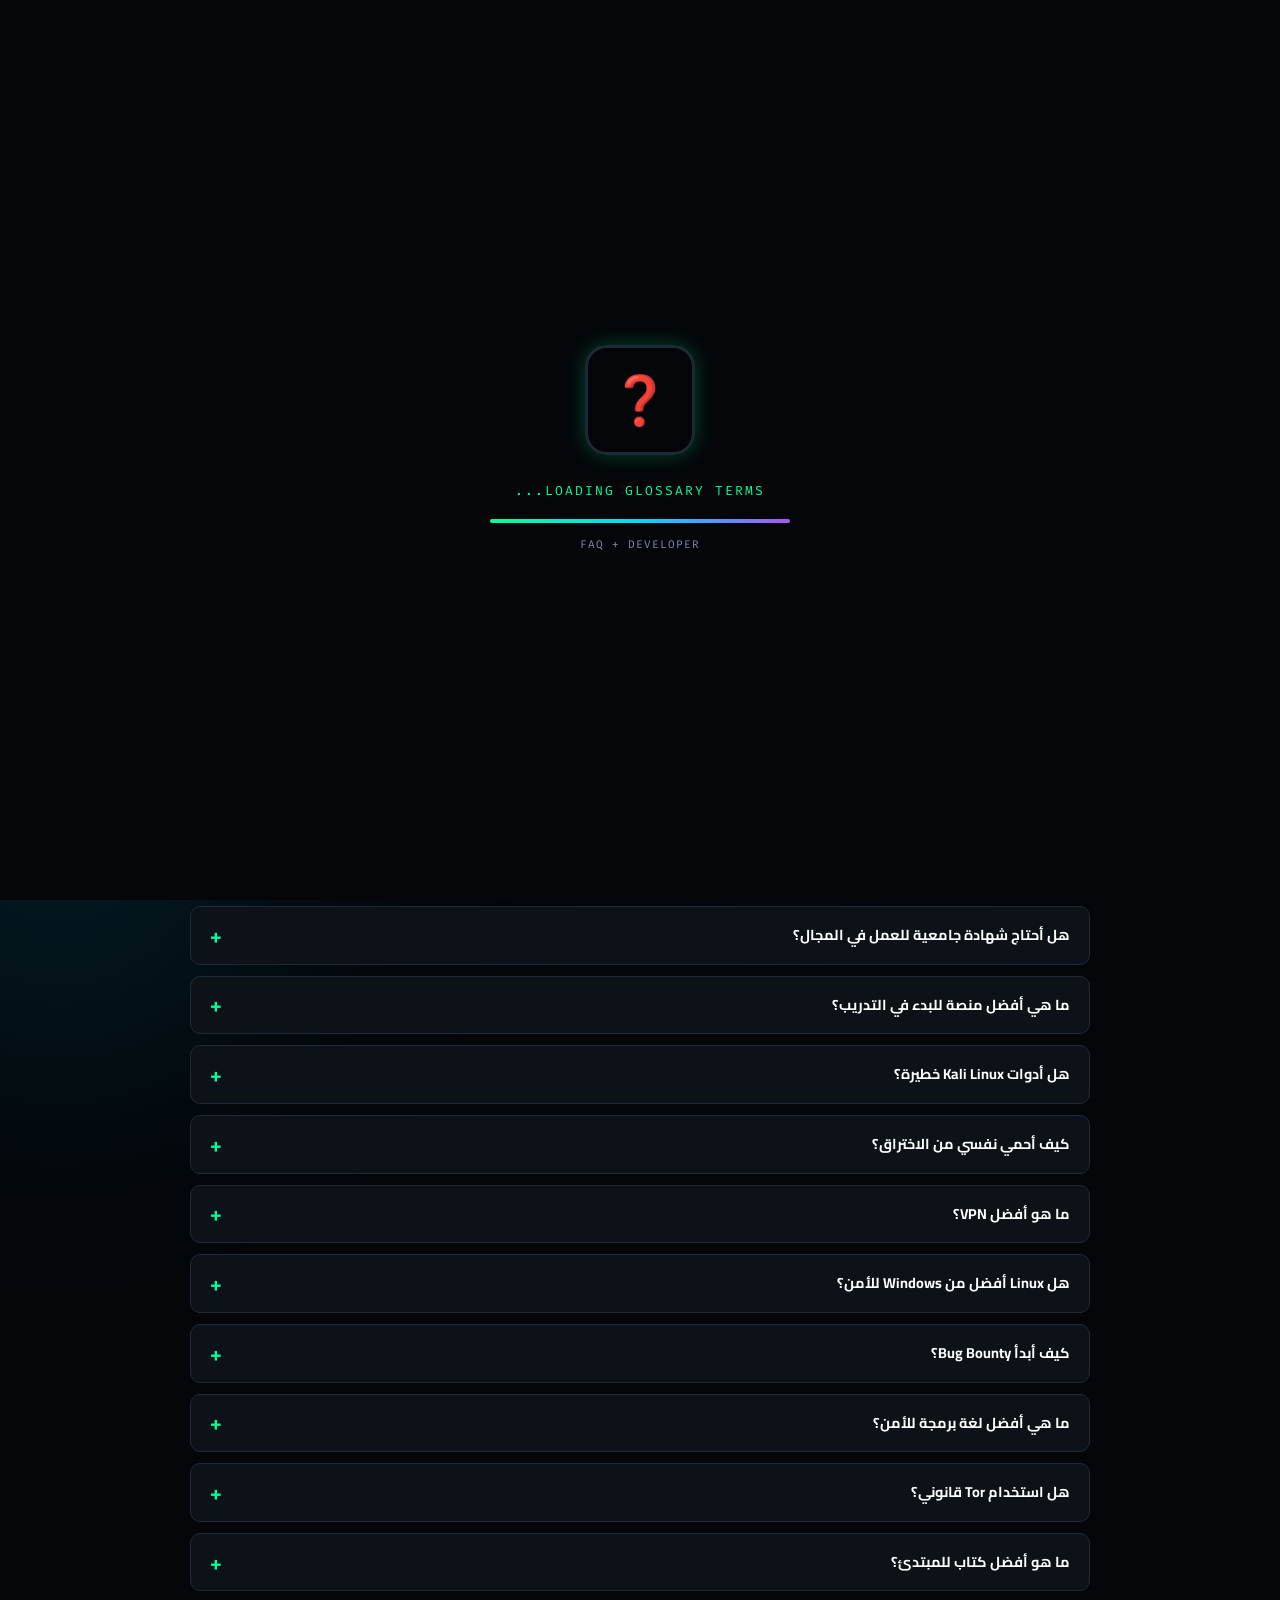
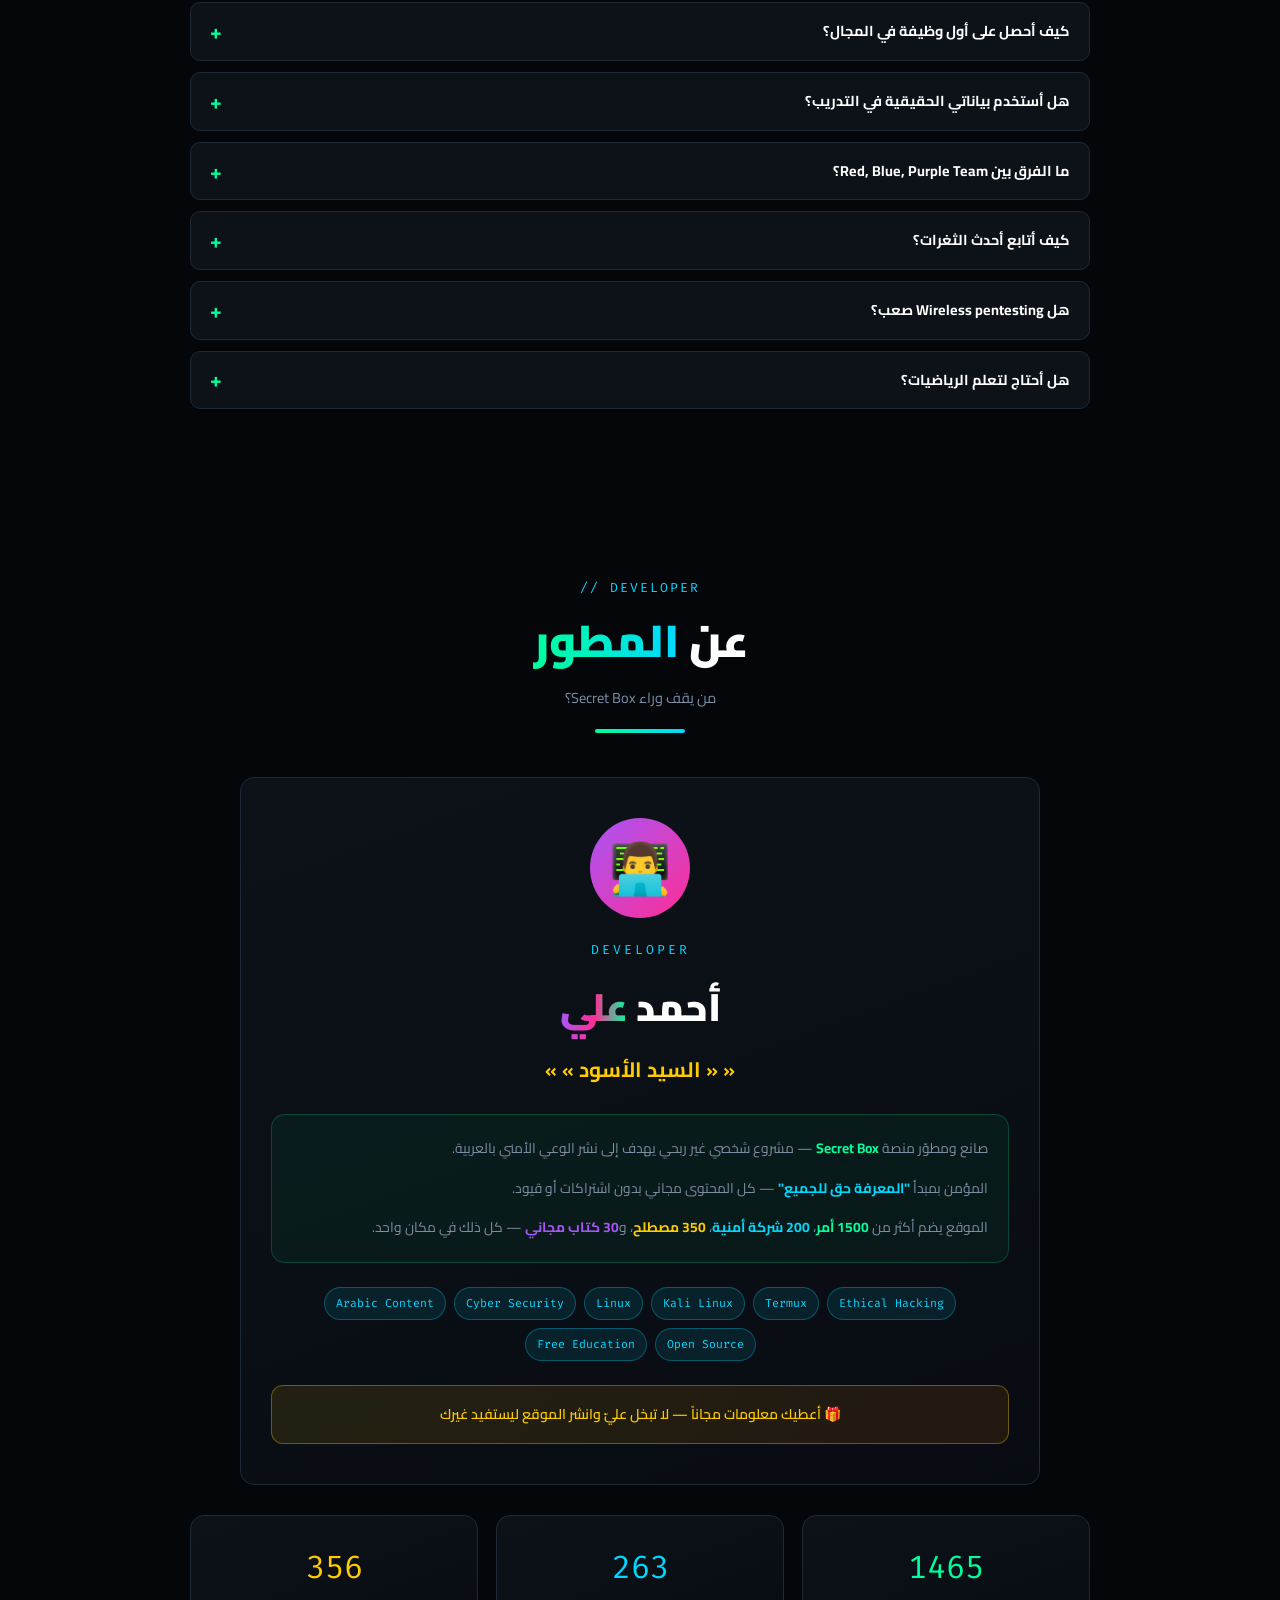
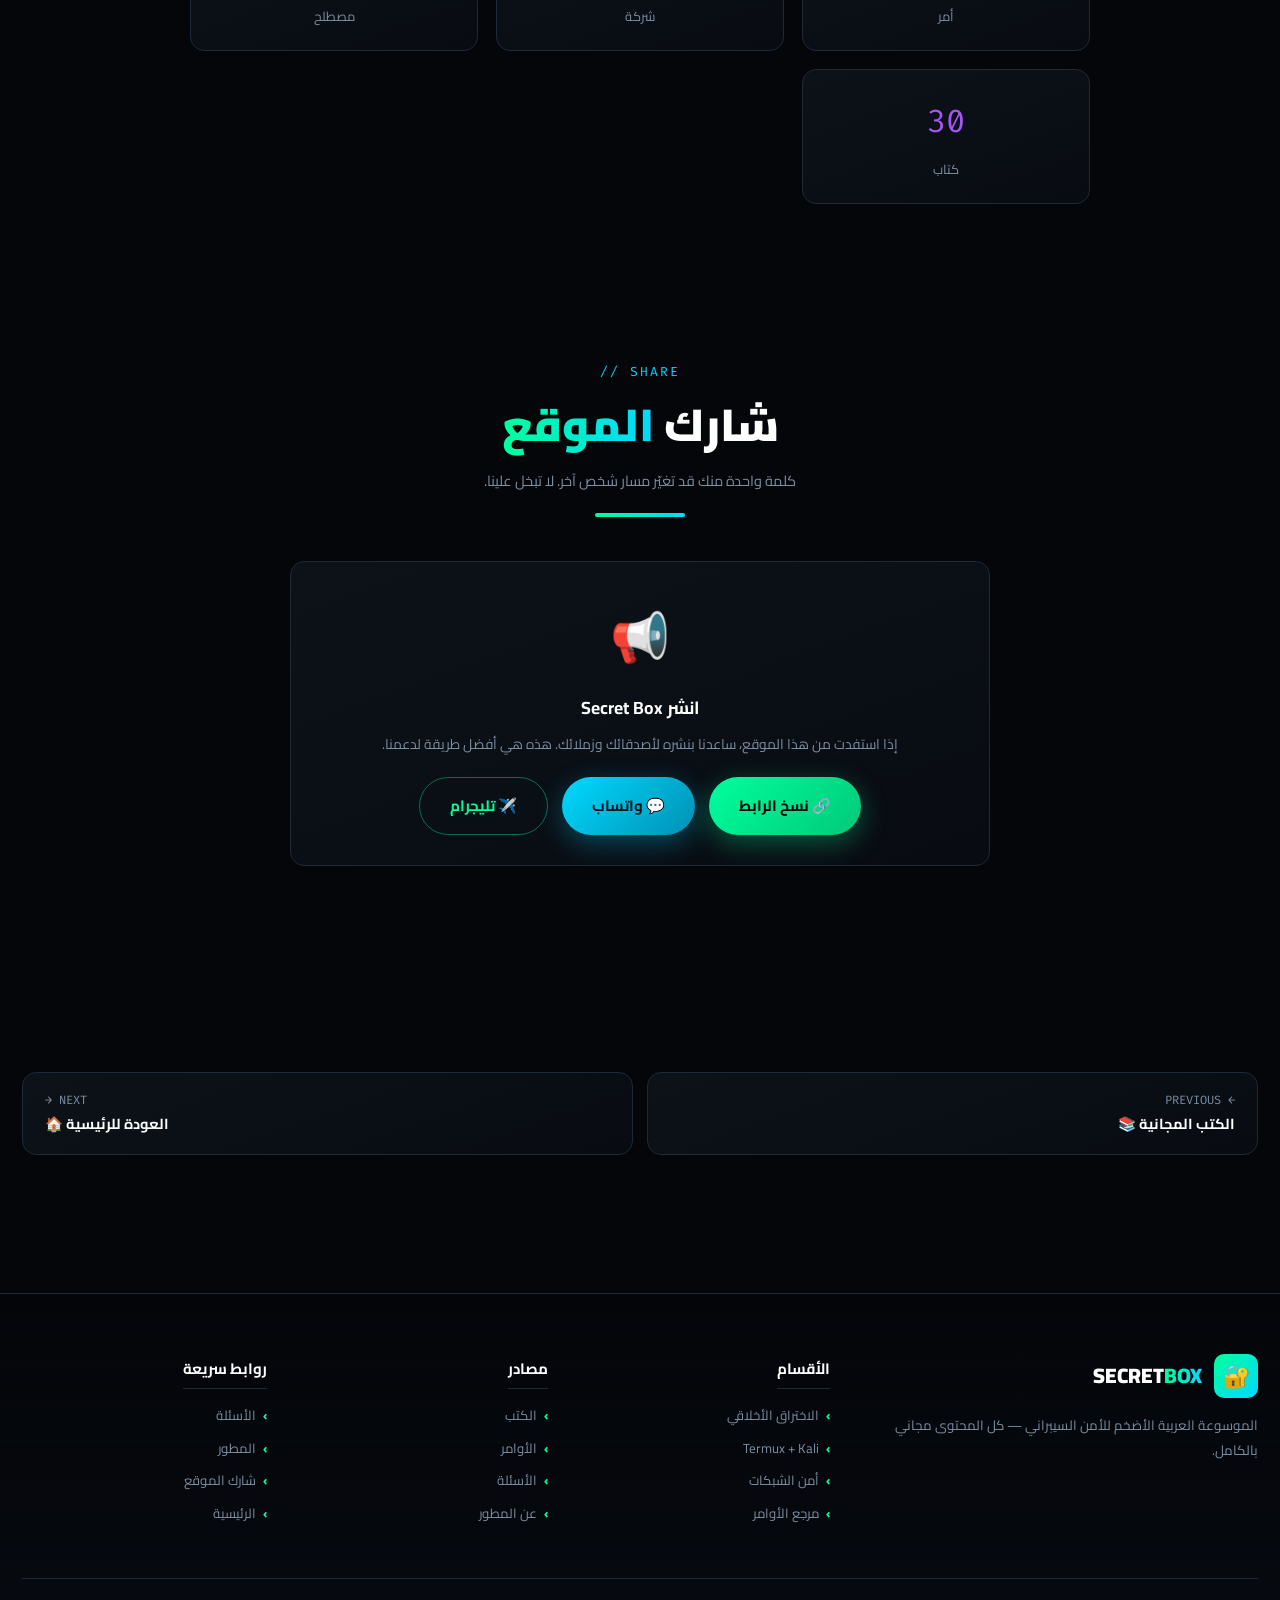
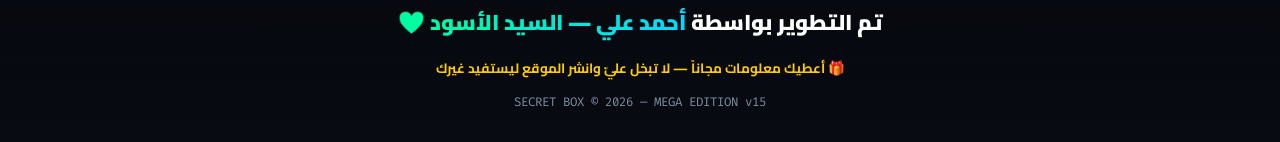
<file: pages/faq.html>
<!DOCTYPE html>
<html lang="ar" dir="rtl">
<head>
<meta charset="UTF-8">
<meta name="viewport" content="width=device-width, initial-scale=1.0">
<meta name="theme-color" content="#04060a">
<meta name="description" content="الأسئلة الشائعة + معلومات المطور أحمد علي (السيد الأسود) | Secret Box">
<title>الأسئلة والمطور | Secret Box — أحمد علي</title>

<link rel="preconnect" href="https://fonts.googleapis.com">
<link rel="preconnect" href="https://fonts.gstatic.com" crossorigin>
<link href="https://fonts.googleapis.com/css2?family=Cairo:wght@400;600;700;900&family=Fira+Code:wght@400;500&display=swap" rel="stylesheet">
<link rel="stylesheet" href="../style.css">
<link rel="icon" type="image/svg+xml" href="data:image/svg+xml,<svg xmlns='http://www.w3.org/2000/svg' viewBox='0 0 100 100'><text y='.9em' font-size='90'>❓</text></svg>">
</head>
<body>

<!-- LOADER -->
<div id="loader">
  <div class="loader-box">❓</div>
  <div class="loader-text" id="loaderText">LOADING FAQ...</div>
  <div class="loader-bar"><span></span></div>
  <div class="loader-sub">FAQ + DEVELOPER</div>
</div>

<!-- BACKGROUND -->
<canvas id="matrix"></canvas>
<div class="bg-glow g1"></div>
<div class="bg-glow g2"></div>
<div class="bg-glow g3"></div>

<!-- HEADER -->
<header id="header">
  <nav class="nav">
    <a href="../index.html" class="logo">
      <div class="logo-icon">🔐</div>
      <div>SECRET<span class="hl">BOX</span></div>
    </a>
    <ul class="nav-links" id="navLinks">
      <li><a href="../index.html">الرئيسية</a></li>
      <li><a href="ethical.html">الأخلاقي</a></li>
      <li><a href="termux.html">Termux</a></li>
      <li><a href="network.html">الشبكات</a></li>
      <li><a href="commands.html">الأوامر</a></li>
      <li><a href="books.html">الكتب</a></li>
      <li><a href="faq.html" class="active">الأسئلة</a></li>
    </ul>
    <div class="burger" id="burger">
      <span></span><span></span><span></span>
    </div>
  </nav>
</header>

<!-- BREADCRUMB -->
<div class="breadcrumb">
  <a href="../index.html">الرئيسية</a>
  <span class="sep">/</span>
  <span class="current">الأسئلة والمطور</span>
</div>

<!-- PAGE HEADER -->
<div class="page-header">
  <h1 class="reveal">الأسئلة <span class="grad">الشائعة</span></h1>
  <p class="reveal">
    20 سؤالاً وجواباً عن الاختراق الأخلاقي، التعلم، الشهادات، والمجال.
  </p>
  <div class="stats-mini reveal">
    <span>❓ <strong>20</strong> سؤال</span>
    <span>👨‍💻 المطور: أحمد علي</span>
    <span>🖤 السيد الأسود</span>
  </div>
</div>

<!-- FAQ SECTION -->
<section class="block" id="faqSection">
  <div class="sec-head reveal">
    <span class="sec-tag">// FAQ</span>
    <h2>أجوبة <span class="grad">مباشرة</span></h2>
    <p>إجابات واضحة على أكثر الأسئلة تكراراً في المجال.</p>
    <div class="divider"></div>
  </div>

  <div style="max-width:900px;margin:0 auto">

    <div class="faq-item reveal">
      <div class="faq-q">هل الاختراق الأخلاقي قانوني؟<span class="plus">+</span></div>
      <div class="faq-a"><p>نعم، بشرط الحصول على إذن كتابي مسبق من مالك النظام وتحديد نطاق العمل بوضوح. الاختراق بدون إذن يُعتبر جريمة إلكترونية في جميع الدول تقريباً بغض النظر عن النية. المسؤولية القانونية تقع عليك وحدك.</p></div>
    </div>

    <div class="faq-item reveal">
      <div class="faq-q">هل يمكنني تعلم الأمن السيبراني من الهاتف فقط؟<span class="plus">+</span></div>
      <div class="faq-a"><p>نعم! باستخدام Termux يمكنك تعلم أساسيات Linux، Python، والشبكات. لكن للتقدم المتقدم يُنصح بحاسوب مع Kali Linux أو جهاز افتراضي. الهاتف جيد للبداية والتعلّم، لكن الحاسوب أفضل للاحتراف.</p></div>
    </div>

    <div class="faq-item reveal">
      <div class="faq-q">ما الفرق بين Kali Linux و Parrot OS؟<span class="plus">+</span></div>
      <div class="faq-a"><p>كلاهما توزيعتان لاختبار الاختراق مبنيتان على Debian. Kali أشهر وأوسع دعماً، بينما Parrot تركز أكثر على الخصوصية والأداء الخفيف. المبتدئ يُنصح بـ Kali لسهولة استخدامه وكثرة المصادر العربية له.</p></div>
    </div>

    <div class="faq-item reveal">
      <div class="faq-q">كم يستغرق تعلم الأمن السيبراني؟<span class="plus">+</span></div>
      <div class="faq-a"><p>للمستوى الأساسي: 3-6 أشهر بمعدل ساعة يومياً. للاحتراف والحصول على وظيفة: 1-2 سنة من التعلم والتطبيق المستمر. المفتاح هو التطبيق العملي وليس الحفظ. المشاركة في CTFs تسرّع التعلم كثيراً.</p></div>
    </div>

    <div class="faq-item reveal">
      <div class="faq-q">هل أحتاج شهادة جامعية للعمل في المجال؟<span class="plus">+</span></div>
      <div class="faq-a"><p>ليست شرطاً إلزامياً. كثير من المحترفين دخلوا المجال بالمهارات والشهادات المهنية مثل CEH و OSCP. لكن الشهادة الجامعية تفتح أبواباً في الشركات الكبيرة والقطاع الحكومي. المهم هو portfolio قوي ومشاريع حقيقية.</p></div>
    </div>

    <div class="faq-item reveal">
      <div class="faq-q">ما هي أفضل منصة للبدء في التدريب؟<span class="plus">+</span></div>
      <div class="faq-a"><p>TryHackMe هي الأفضل للمبتدئين تماماً بسبب مساراتها التعليمية المنظمة. بعد إتقان الأساسيات، انتقل إلى Hack The Box و VulnHub للتحديات الواقعية. لتعلم الويب، PortSwigger Academy لا يضاهى (مجاني!).</p></div>
    </div>

    <div class="faq-item reveal">
      <div class="faq-q">هل أدوات Kali Linux خطيرة؟<span class="plus">+</span></div>
      <div class="faq-a"><p>الأداة نفسها محايدة — الخطورة تكمن في الاستخدام. نفس أداة Nmap يستخدمها المخترق الأخلاقي لفحص شبكته، والمخترق الضار لاستهداف الآخرين. الفرق هو الإذن والنية. استخدم دائماً في بيئة معزولة أو بإذن.</p></div>
    </div>

    <div class="faq-item reveal">
      <div class="faq-q">كيف أحمي نفسي من الاختراق؟<span class="plus">+</span></div>
      <div class="faq-a"><p>أهم 5 خطوات: 1) كلمات مرور قوية وفريدة لكل حساب، 2) تفعيل المصادقة الثنائية (2FA) على كل شيء، 3) تحديث الأنظمة والتطبيقات دورياً، 4) تجنّب الشبكات العامة أو استخدم VPN، 5) توعية نفسك بأساليب التصيّد الاحتيالي.</p></div>
    </div>

    <div class="faq-item reveal">
      <div class="faq-q">ما هو أفضل VPN؟<span class="plus">+</span></div>
      <div class="faq-a"><p>Mullvad هو الأفضل للخصوصية (سويدي، بلا logs)، ProtonVPN يوفّر خطة مجانية بدون تسجيل، IVPN مفتوح المصدر. تجنّب VPN المجاني تماماً — إذا كان مجانياً فأنت المنتج، وهو يبيع بياناتك.</p></div>
    </div>

    <div class="faq-item reveal">
      <div class="faq-q">هل Linux أفضل من Windows للأمن؟<span class="plus">+</span></div>
      <div class="faq-a"><p>لكل استخدام. Linux أكثر أماناً وشعبية في مجال الأمن (Kali, Parrot)، Windows مستهدف أكثر لأن عدد مستخدميه أكبر، لكن أدواته الأمنية تحسنت كثيراً (Defender, Sentinel). الأفضل: تعلّم الاثنين.</p></div>
    </div>

    <div class="faq-item reveal">
      <div class="faq-q">كيف أبدأ Bug Bounty؟<span class="plus">+</span></div>
      <div class="faq-a"><p>الخطوات: 1) تعلم أمن الويب جيداً (PortSwigger Academy)، 2) سجّل في HackerOne أو Bugcrowd، 3) ابدأ ببرامج VDP (بدون مكافأة) للتدريب، 4) تدرّج إلى برامج بمكافآت، 5) لا تستسلم — أول ثغرة تأخذ وقتاً.</p></div>
    </div>

    <div class="faq-item reveal">
      <div class="faq-q">ما هي أفضل لغة برمجة للأمن؟<span class="plus">+</span></div>
      <div class="faq-a"><p>Python هي الأساسية (سكربتات، أدوات، أتمتة)، Bash للـ shell scripting، JavaScript لفهم الويب، C/C++ للهندسة العكسية والثغرات، PowerShell لـ Windows، Go للأدوات الحديثة.</p></div>
    </div>

    <div class="faq-item reveal">
      <div class="faq-q">هل استخدام Tor قانوني؟<span class="plus">+</span></div>
      <div class="faq-a"><p>نعم في معظم الدول، لكن استخدامه لأغراض غير قانونية مجرّم. Tor بحد ذاته أداة خصوصية مشروعة يستخدمها الصحفيون والناشطون والباحثون الأمنيون. لا تخف من استخدامه للخصوصية.</p></div>
    </div>

    <div class="faq-item reveal">
      <div class="faq-q">ما هو أفضل كتاب للمبتدئ؟<span class="plus">+</span></div>
      <div class="faq-a"><p>Georgia Weidman's "Penetration Testing" هو الأفضل للبداية الشاملة. للويب: "The Web Application Hacker's Handbook". للبرمجيات الخبيثة: "Practical Malware Analysis". لـ Python: "Black Hat Python".</p></div>
    </div>

    <div class="faq-item reveal">
      <div class="faq-q">كيف أحصل على أول وظيفة في المجال؟<span class="plus">+</span></div>
      <div class="faq-a"><p>ابنِ portfolio قوي: مدونة تقنية، GitHub بمشاريع، شهادات مهنية، CTF writeups، Bug Bounty reports. ابدأ بوظيفة SOC Analyst (أسهل دخولاً)، ثم انتقل إلى Penetration Tester بعد اكتساب خبرة.</p></div>
    </div>

    <div class="faq-item reveal">
      <div class="faq-q">هل أستخدم بياناتي الحقيقية في التدريب؟<span class="plus">+</span></div>
      <div class="faq-a"><p>لا! استخدم دائماً بيئة معزولة (Virtual Machines) وأجهزة وهمية. لا تجرّب على شبكتك الحقيقية أو أجهزة العائلة أو شبكة العمل. حتى "اختبار بسيط" على جهاز لا تملكه قد يكون جريمة.</p></div>
    </div>

    <div class="faq-item reveal">
      <div class="faq-q">ما الفرق بين Red, Blue, Purple Team؟<span class="plus">+</span></div>
      <div class="faq-a"><p>Red Team يهاجم (محاكاة مهاجم حقيقي)، Blue Team يدافع (مراقبة، كشف، استجابة)، Purple Team يدمج الفريقين لتحسين الدفاعات وتبادل المعرفة. كل التخصصات مطلوبة في السوق.</p></div>
    </div>

    <div class="faq-item reveal">
      <div class="faq-q">كيف أتابع أحدث الثغرات؟<span class="plus">+</span></div>
      <div class="faq-a"><p>تابع: CVE.org و NVD للثغرات الرسمية، Twitter (Infosec community)، Hacker News، Krebs on Security، Bleeping Computer. اشترك في نشرات Threat Intel من Recorded Future و Mandiant. راقب تحديثات Kali Linux (apt update).</p></div>
    </div>

    <div class="faq-item reveal">
      <div class="faq-q">هل Wireless pentesting صعب؟<span class="plus">+</span></div>
      <div class="faq-a"><p>يحتاج كرت شبكة يدعم Monitor Mode (مثل Alfa AWUS036NHA أو AWUS036ACH). الصعوبة الأساسية هي إعداد الكرت والبيئة. بعد ذلك، الأدوات (Aircrack-ng, Wifite) تسهّل العملية. ابدأ بمختبرك الخاص.</p></div>
    </div>

    <div class="faq-item reveal">
      <div class="faq-q">هل أحتاج لتعلم الرياضيات؟<span class="plus">+</span></div>
      <div class="faq-a"><p>للاختراق العادي (Web, Network): أساسيات كافية. للتشفير والهندسة العكسية المتقدمة: رياضيات مهمة (جبر خطي، نظرية الأعداد، احتمالات). ابدأ بالأساسيات، ثم تعمّق حسب تخصصك.</p></div>
    </div>

  </div>
</section>

<!-- ============================================================
     DEVELOPER SECTION
     ============================================================ -->
<section class="block" id="developer">
  <div class="sec-head reveal">
    <span class="sec-tag">// DEVELOPER</span>
    <h2>عن <span class="grad">المطور</span></h2>
    <p>من يقف وراء Secret Box؟</p>
    <div class="divider"></div>
  </div>

  <div class="card reveal" style="max-width:800px;margin:0 auto;text-align:center;padding:40px 30px">
    <div class="dev-avatar" style="margin-bottom:20px">👨‍💻</div>

    <div class="dev-title" style="font-family:var(--font-code);color:var(--cyan);font-size:13px;letter-spacing:3px;margin-bottom:10px">
      DEVELOPER
    </div>

    <div class="dev-name" style="font-size:2.4rem;font-weight:900;color:#fff;margin-bottom:8px">
      أحمد <span class="grad" style="background:linear-gradient(90deg,var(--purple),var(--pink),var(--green));-webkit-background-clip:text;background-clip:text;-webkit-text-fill-color:transparent">علي</span>
    </div>

    <div class="dev-nick" style="font-size:1.3rem;color:var(--yellow);font-weight:700;margin-bottom:24px">
      « السيد الأسود »
    </div>

    <div class="dev-desc" style="color:var(--txt-dim);font-size:15px;line-height:2;margin-bottom:24px;padding:20px;background:rgba(0,255,156,.05);border:1px solid rgba(0,255,156,.2);border-radius:14px;text-align:right">
      <p style="margin-bottom:12px">
        صانع ومطوّر منصة <strong style="color:var(--green)">Secret Box</strong> — مشروع شخصي غير ربحي يهدف إلى نشر الوعي الأمني بالعربية.
      </p>
      <p style="margin-bottom:12px">
        المؤمن بمبدأ <strong style="color:var(--cyan)">"المعرفة حق للجميع"</strong> —
        كل المحتوى مجاني بدون اشتراكات أو قيود.
      </p>
      <p>
        الموقع يضم أكثر من <strong style="color:var(--green)">1500 أمر</strong>،
        <strong style="color:var(--cyan)">200 شركة أمنية</strong>،
        <strong style="color:var(--yellow)">350 مصطلح</strong>،
        و<strong style="color:var(--purple)">30 كتاب مجاني</strong> —
        كل ذلك في مكان واحد.
      </p>
    </div>

    <div class="dev-tags" style="display:flex;flex-wrap:wrap;gap:8px;justify-content:center;margin-bottom:24px">
      <span class="dev-tag">Ethical Hacking</span>
      <span class="dev-tag">Termux</span>
      <span class="dev-tag">Kali Linux</span>
      <span class="dev-tag">Linux</span>
      <span class="dev-tag">Cyber Security</span>
      <span class="dev-tag">Arabic Content</span>
      <span class="dev-tag">Open Source</span>
      <span class="dev-tag">Free Education</span>
    </div>

    <div class="share-msg" style="background:linear-gradient(90deg,rgba(255,204,0,.1),rgba(255,149,0,.1));border:1px solid rgba(255,204,0,.35);color:var(--yellow);padding:16px 20px;border-radius:12px;font-size:14px;font-weight:600;line-height:1.8">
      🎁 أعطيك معلومات مجاناً — لا تبخل عليّ وانشر الموقع ليستفيد غيرك
    </div>
  </div>

  <!-- Stats about developer -->
  <div class="grid grid-4 reveal" style="margin-top:30px;max-width:900px;margin-left:auto;margin-right:auto">
    <div class="card" style="text-align:center">
      <div style="font-size:2rem;font-family:var(--font-code);color:var(--green)" id="devTotal">1500</div>
      <div style="color:var(--txt-dim);margin-top:6px;font-size:13px">أمر</div>
    </div>
    <div class="card" style="text-align:center">
      <div style="font-size:2rem;font-family:var(--font-code);color:var(--cyan)" id="devCompanies">200</div>
      <div style="color:var(--txt-dim);margin-top:6px;font-size:13px">شركة</div>
    </div>
    <div class="card" style="text-align:center">
      <div style="font-size:2rem;font-family:var(--font-code);color:var(--yellow)" id="devTerms">350</div>
      <div style="color:var(--txt-dim);margin-top:6px;font-size:13px">مصطلح</div>
    </div>
    <div class="card" style="text-align:center">
      <div style="font-size:2rem;font-family:var(--font-code);color:var(--purple)" id="devBooks">30</div>
      <div style="color:var(--txt-dim);margin-top:6px;font-size:13px">كتاب</div>
    </div>
  </div>
</section>

<!-- ============================================================
     SHARE SECTION
     ============================================================ -->
<section class="block" id="share">
  <div class="sec-head reveal">
    <span class="sec-tag">// SHARE</span>
    <h2>شارك <span class="grad">الموقع</span></h2>
    <p>كلمة واحدة منك قد تغيّر مسار شخص آخر. لا تبخل علينا.</p>
    <div class="divider"></div>
  </div>

  <div style="max-width:700px;margin:0 auto">
    <div class="card reveal" style="text-align:center;padding:30px 24px">
      <div style="font-size:3rem;margin-bottom:16px">📢</div>
      <h3 style="color:#fff;margin-bottom:12px">انشر Secret Box</h3>
      <p style="color:var(--txt-dim);margin-bottom:20px">
        إذا استفدت من هذا الموقع، ساعدنا بنشره لأصدقائك وزملائك. هذه هي أفضل طريقة لدعمنا.
      </p>

      <div class="hero-buttons" style="justify-content:center">
        <button class="btn btn-primary" onclick="shareWebsite()">🔗 نسخ الرابط</button>
        <button class="btn btn-cyan" onclick="shareWhatsApp()">💬 واتساب</button>
        <button class="btn btn-ghost" onclick="shareTelegram()">✈️ تليجرام</button>
      </div>
    </div>
  </div>
</section>

<!-- PAGE NAV -->
<section class="block" id="pageNav">
  <div class="page-nav">
    <a href="books.html">
      <div>
        <div class="nav-label">← PREVIOUS</div>
        <div class="nav-title">الكتب المجانية 📚</div>
      </div>
    </a>
    <a href="../index.html" class="next">
      <div>
        <div class="nav-label">NEXT →</div>
        <div class="nav-title">العودة للرئيسية 🏠</div>
      </div>
    </a>
  </div>
</section>

<!-- FOOTER -->
<footer>
  <div class="footer-inner">
    <div class="footer-col">
      <div class="logo" style="margin-bottom:16px">
        <div class="logo-icon">🔐</div>
        <div>SECRET<span class="hl">BOX</span></div>
      </div>
      <p>الموسوعة العربية الأضخم للأمن السيبراني — كل المحتوى مجاني بالكامل.</p>
    </div>
    <div class="footer-col">
      <h4>الأقسام</h4>
      <ul>
        <li><a href="ethical.html">الاختراق الأخلاقي</a></li>
        <li><a href="termux.html">Termux + Kali</a></li>
        <li><a href="network.html">أمن الشبكات</a></li>
        <li><a href="commands.html">مرجع الأوامر</a></li>
      </ul>
    </div>
    <div class="footer-col">
      <h4>مصادر</h4>
      <ul>
        <li><a href="books.html">الكتب</a></li>
        <li><a href="commands.html">الأوامر</a></li>
        <li><a href="faq.html">الأسئلة</a></li>
        <li><a href="#developer">عن المطور</a></li>
      </ul>
    </div>
    <div class="footer-col">
      <h4>روابط سريعة</h4>
      <ul>
        <li><a href="#faqSection">الأسئلة</a></li>
        <li><a href="#developer">المطور</a></li>
        <li><a href="#share">شارك الموقع</a></li>
        <li><a href="../index.html">الرئيسية</a></li>
      </ul>
    </div>
  </div>

  <div class="footer-bottom">
    <div class="dev-credit">
      تم التطوير بواسطة <span class="grad">أحمد علي — السيد الأسود 🖤</span>
    </div>
    <div class="share-note">
      🎁 أعطيك معلومات مجاناً — لا تبخل عليّ وانشر الموقع ليستفيد غيرك
    </div>
    <div class="copyright">
      SECRET BOX © 2026 — MEGA EDITION v15
    </div>
  </div>
</footer>

<button id="backToTop" title="العودة للأعلى">↑</button>
<div id="toast">✅ تم</div>

<!-- DEV MODAL -->
<div class="modal" id="devModal">
  <div class="modal-content">
    <button class="modal-close" onclick="SecretBox.closeDev()" aria-label="إغلاق">✕</button>
    <div class="dev-avatar">👨‍💻</div>
    <div class="dev-title">DEVELOPER</div>
    <div class="dev-name">أحمد <span class="grad">علي</span></div>
    <div class="dev-nick">السيد الأسود</div>
    <div class="dev-desc">
      صانع منصة <strong style="color:var(--green)">Secret Box</strong> —
      مشروع شخصي غير ربحي لنشر الوعي الأمني بالعربية.
    </div>
    <div class="dev-tags">
      <span class="dev-tag">Ethical Hacking</span>
      <span class="dev-tag">Termux</span>
      <span class="dev-tag">Kali Linux</span>
      <span class="dev-tag">Cyber Security</span>
    </div>
    <div class="share-msg">
      🎁 أعطيك معلومات مجاناً — لا تبخل عليّ وانشر الموقع ليستفيد غيرك
    </div>
  </div>
</div>

<!-- SCRIPTS -->
<script src="../data/commands.js"></script>
<script src="../data/books.js"></script>
<script src="../data/glossary.js"></script>
<script src="../data/companies.js"></script>
<script src="../script.js"></script>

<!-- INLINE — STATS + SHARE -->
<script>
(function () {
  'use strict';

  function updateDevStats() {
    const set = function (id, val) {
      const el = document.getElementById(id);
      if (el) el.textContent = val;
    };
    if (window.SB_DATA && window.SB_DATA.stats) set('devTotal', window.SB_DATA.stats.total);
    if (window.SB_COMPANIES) set('devCompanies', window.SB_COMPANIES.length);
    if (window.SB_GLOSSARY) set('devTerms', window.SB_GLOSSARY.length);
    if (window.SB_BOOKS) set('devBooks', window.SB_BOOKS.count);
  }

  window.shareWebsite = function () {
    const url = window.location.origin + window.location.pathname.replace(/\/pages\/.*$/, '/');
    if (navigator.share) {
      navigator.share({
        title: 'Secret Box — أحمد علي',
        text: 'أعطيك معلومات مجاناً — لا تبخل عليّ وانشر الموقع ليستفيد غيرك',
        url: url
      }).catch(function () {});
    } else {
      navigator.clipboard.writeText(url).then(function () {
        SecretBox.toast('🔗 تم نسخ الرابط');
      });
    }
  };

  window.shareWhatsApp = function () {
    const url = window.location.origin + window.location.pathname.replace(/\/pages\/.*$/, '/');
    const text = encodeURIComponent('🎁 ' + url + '\nأعطيك معلومات مجاناً — لا تبخل عليّ وانشر الموقع ليستفيد غيرك');
    window.open('https://wa.me/?text=' + text, '_blank');
  };

  window.shareTelegram = function () {
    const url = window.location.origin + window.location.pathname.replace(/\/pages\/.*$/, '/');
    const text = encodeURIComponent('🎁 Secret Box — موسوعة أمنية مجانية بالكامل');
    window.open('https://t.me/share/url?url=' + encodeURIComponent(url) + '&text=' + text, '_blank');
  };

  if (document.readyState === 'complete' || document.readyState === 'interactive') {
    setTimeout(updateDevStats, 300);
  } else {
    window.addEventListener('load', function () {
      setTimeout(updateDevStats, 300);
    });
  }
})();
</script>

</body>
</html>
</file>
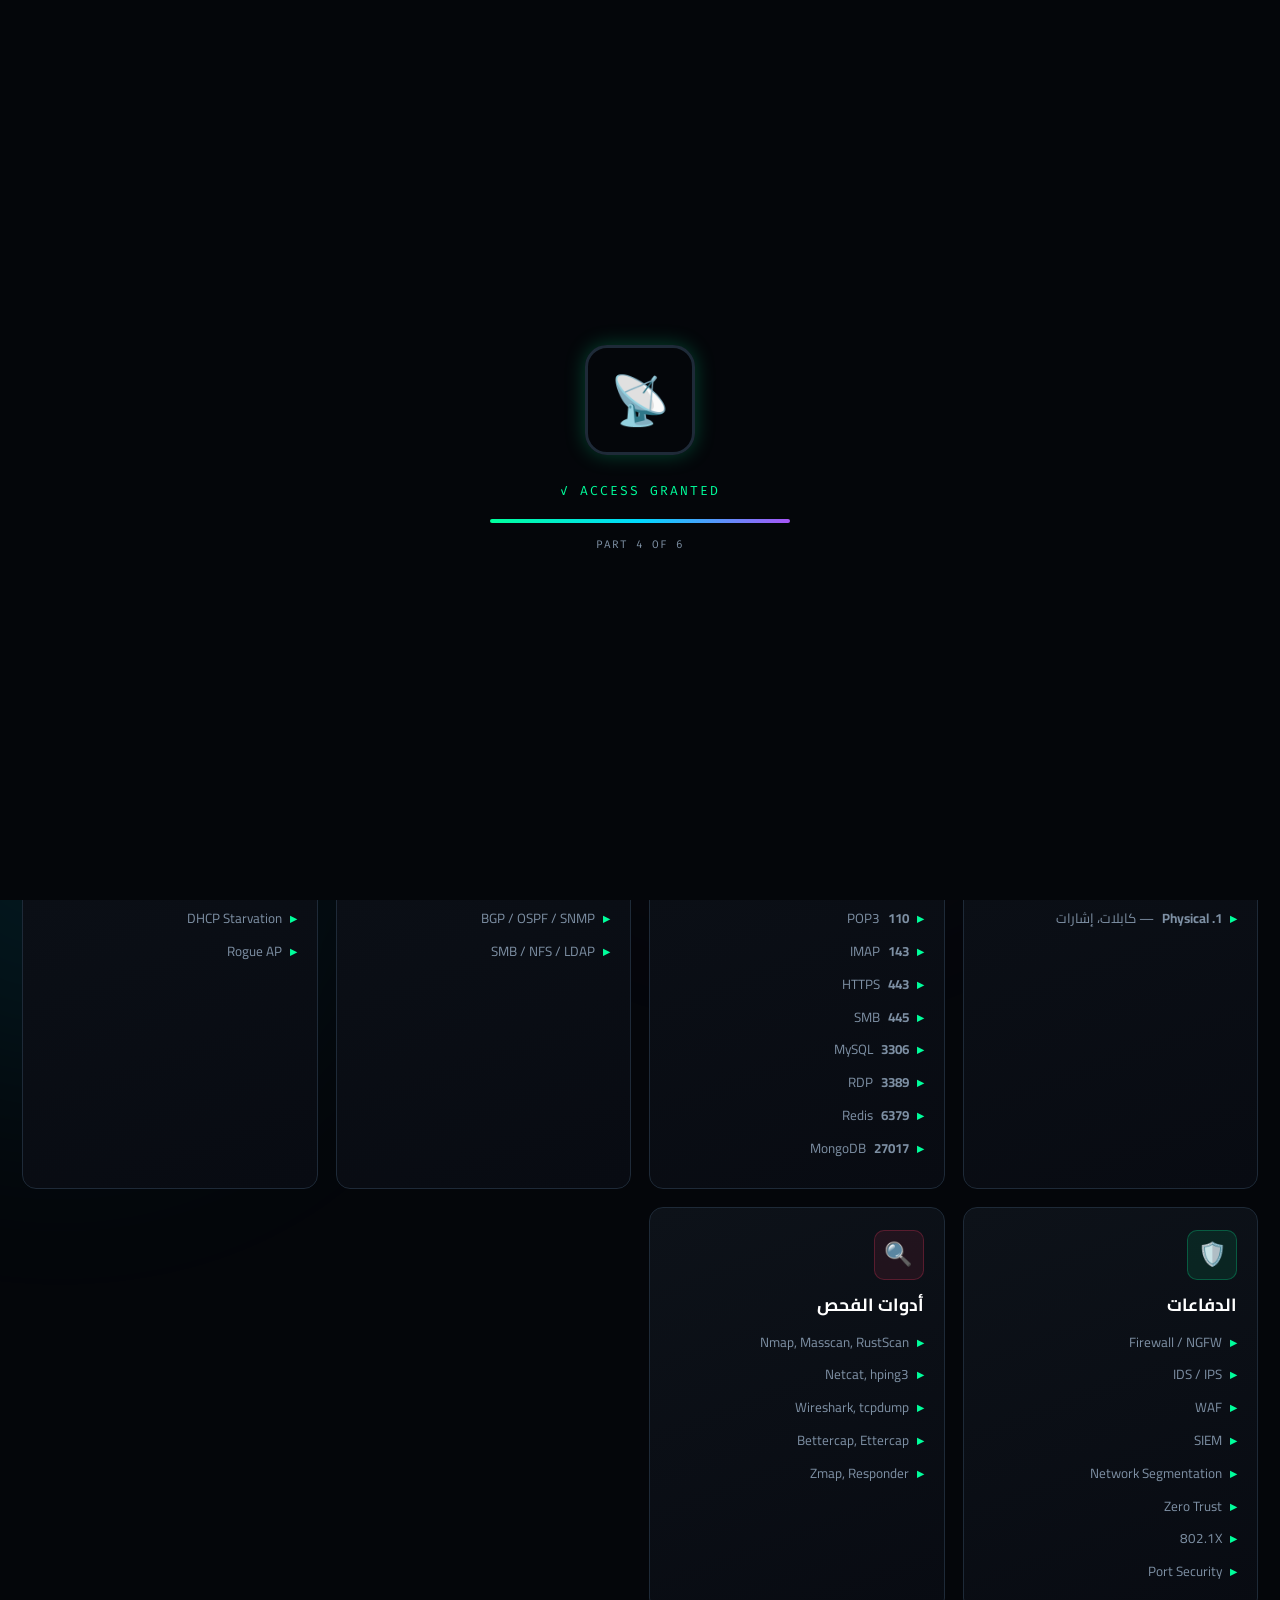
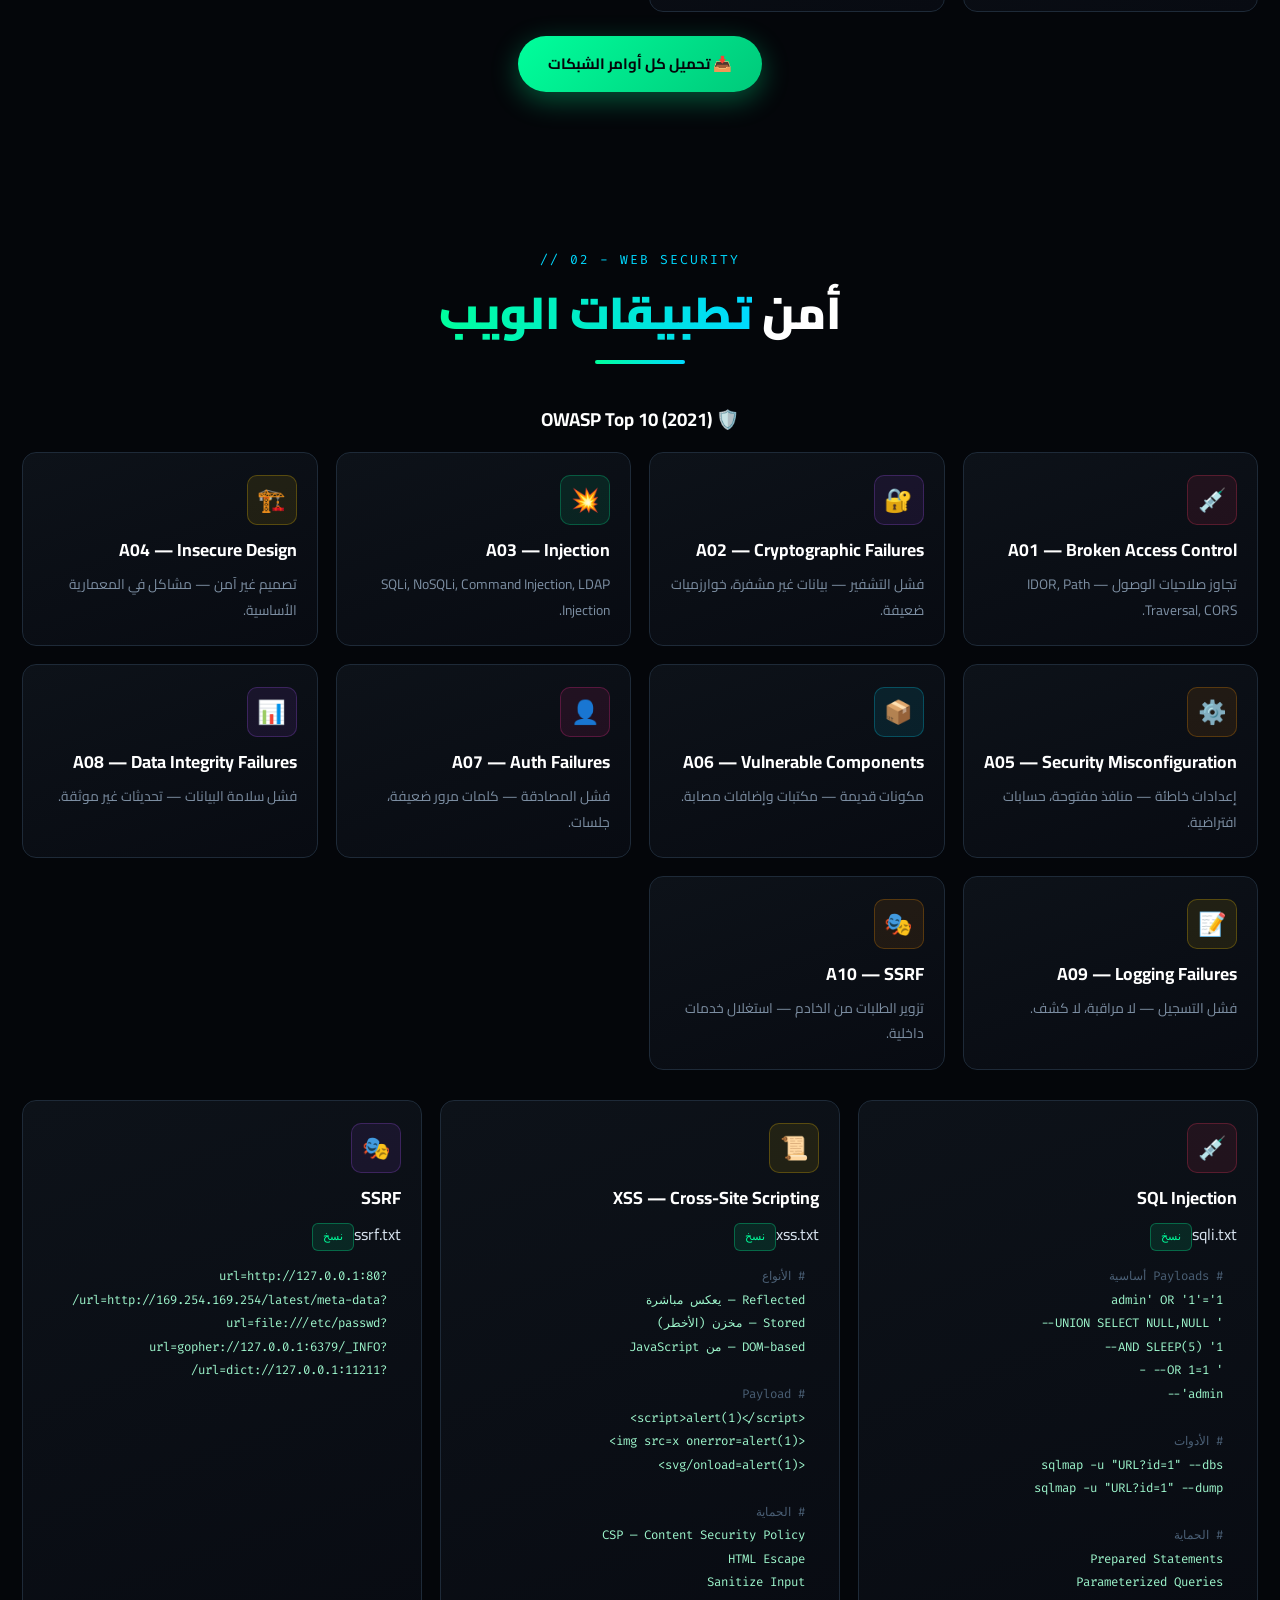
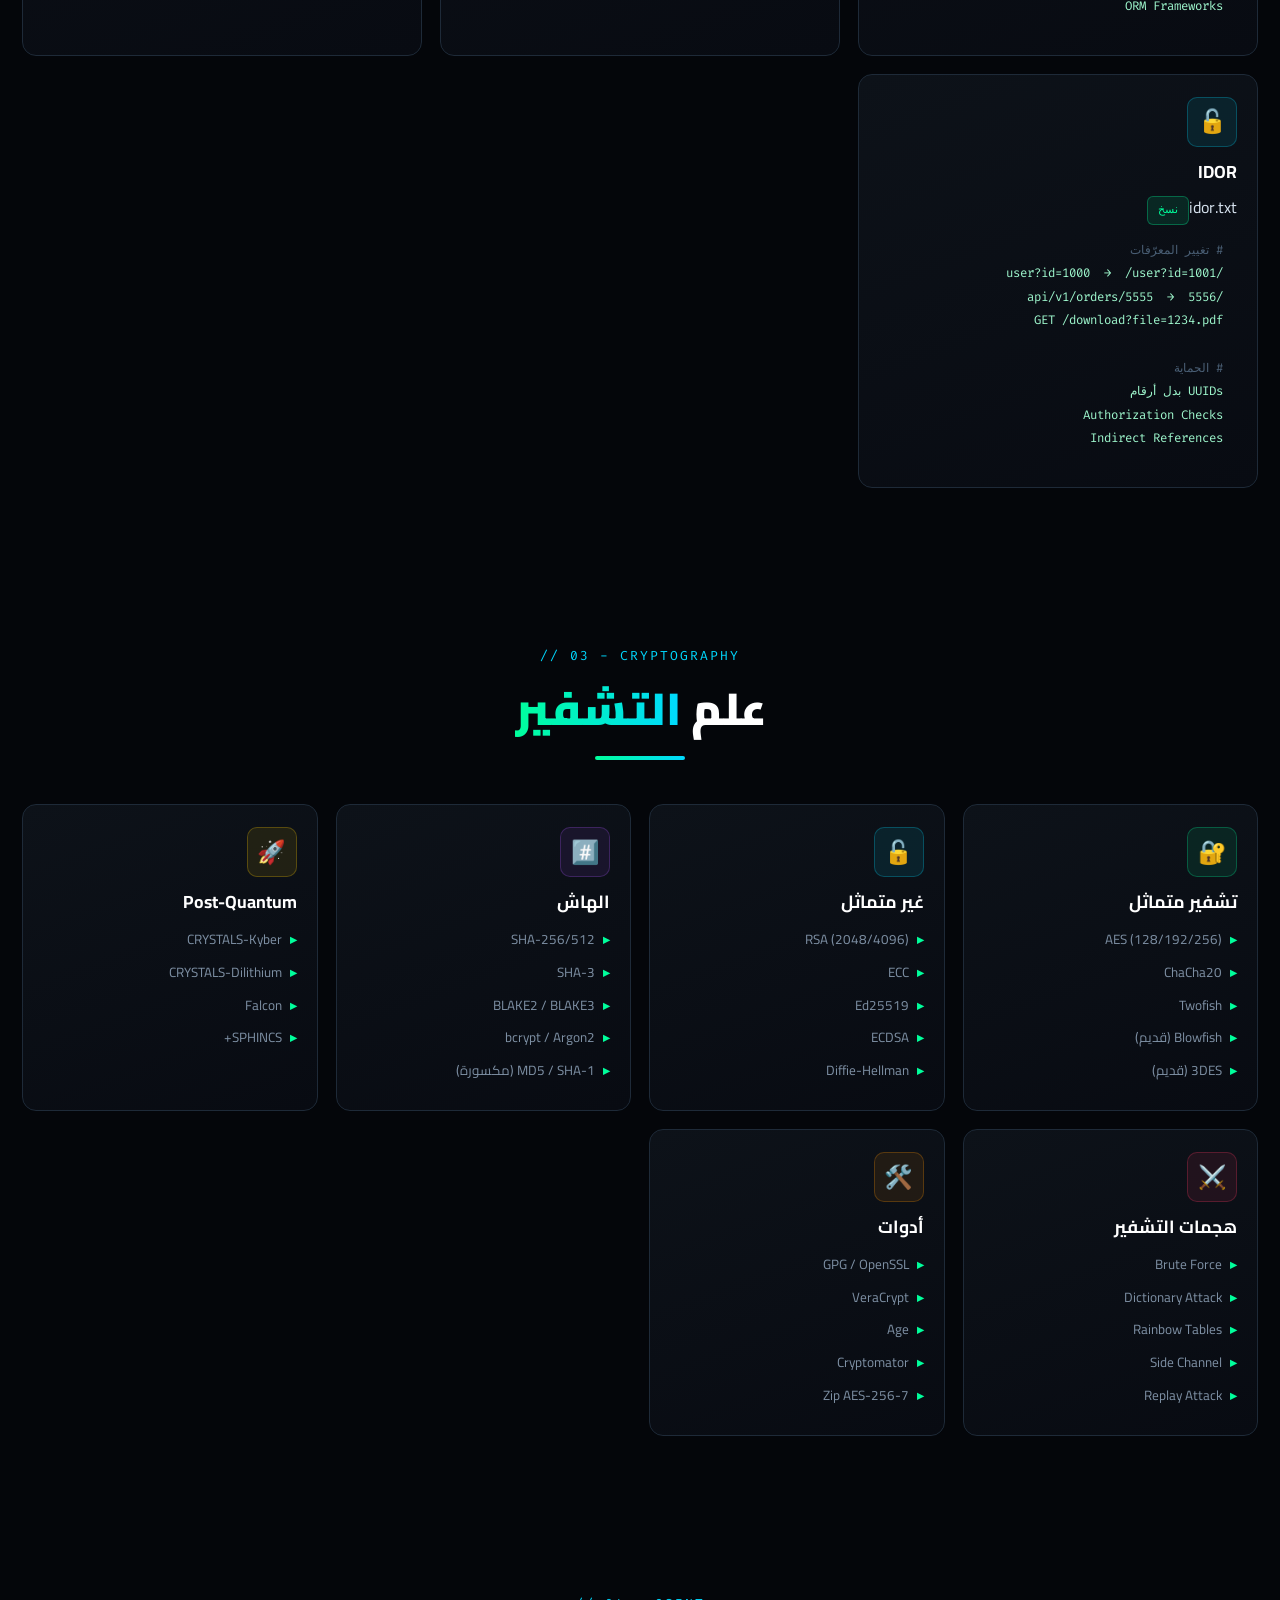
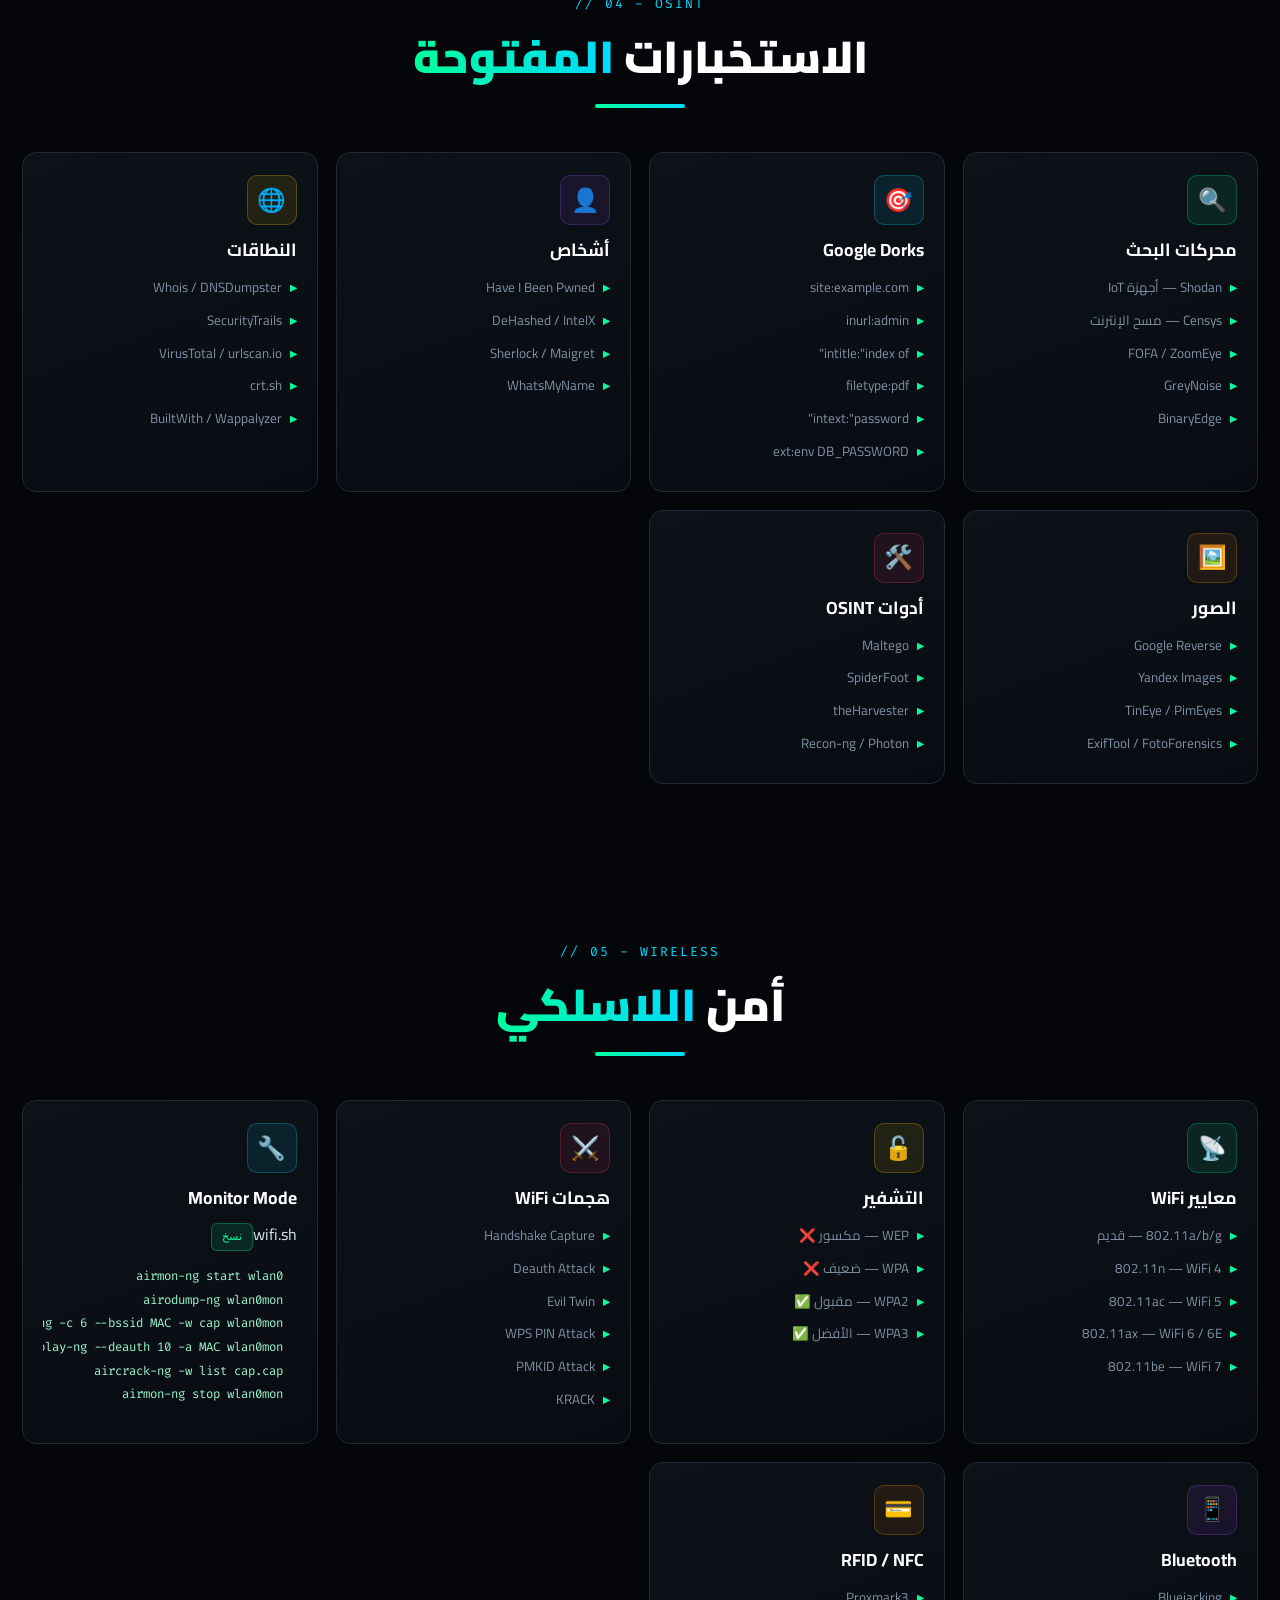
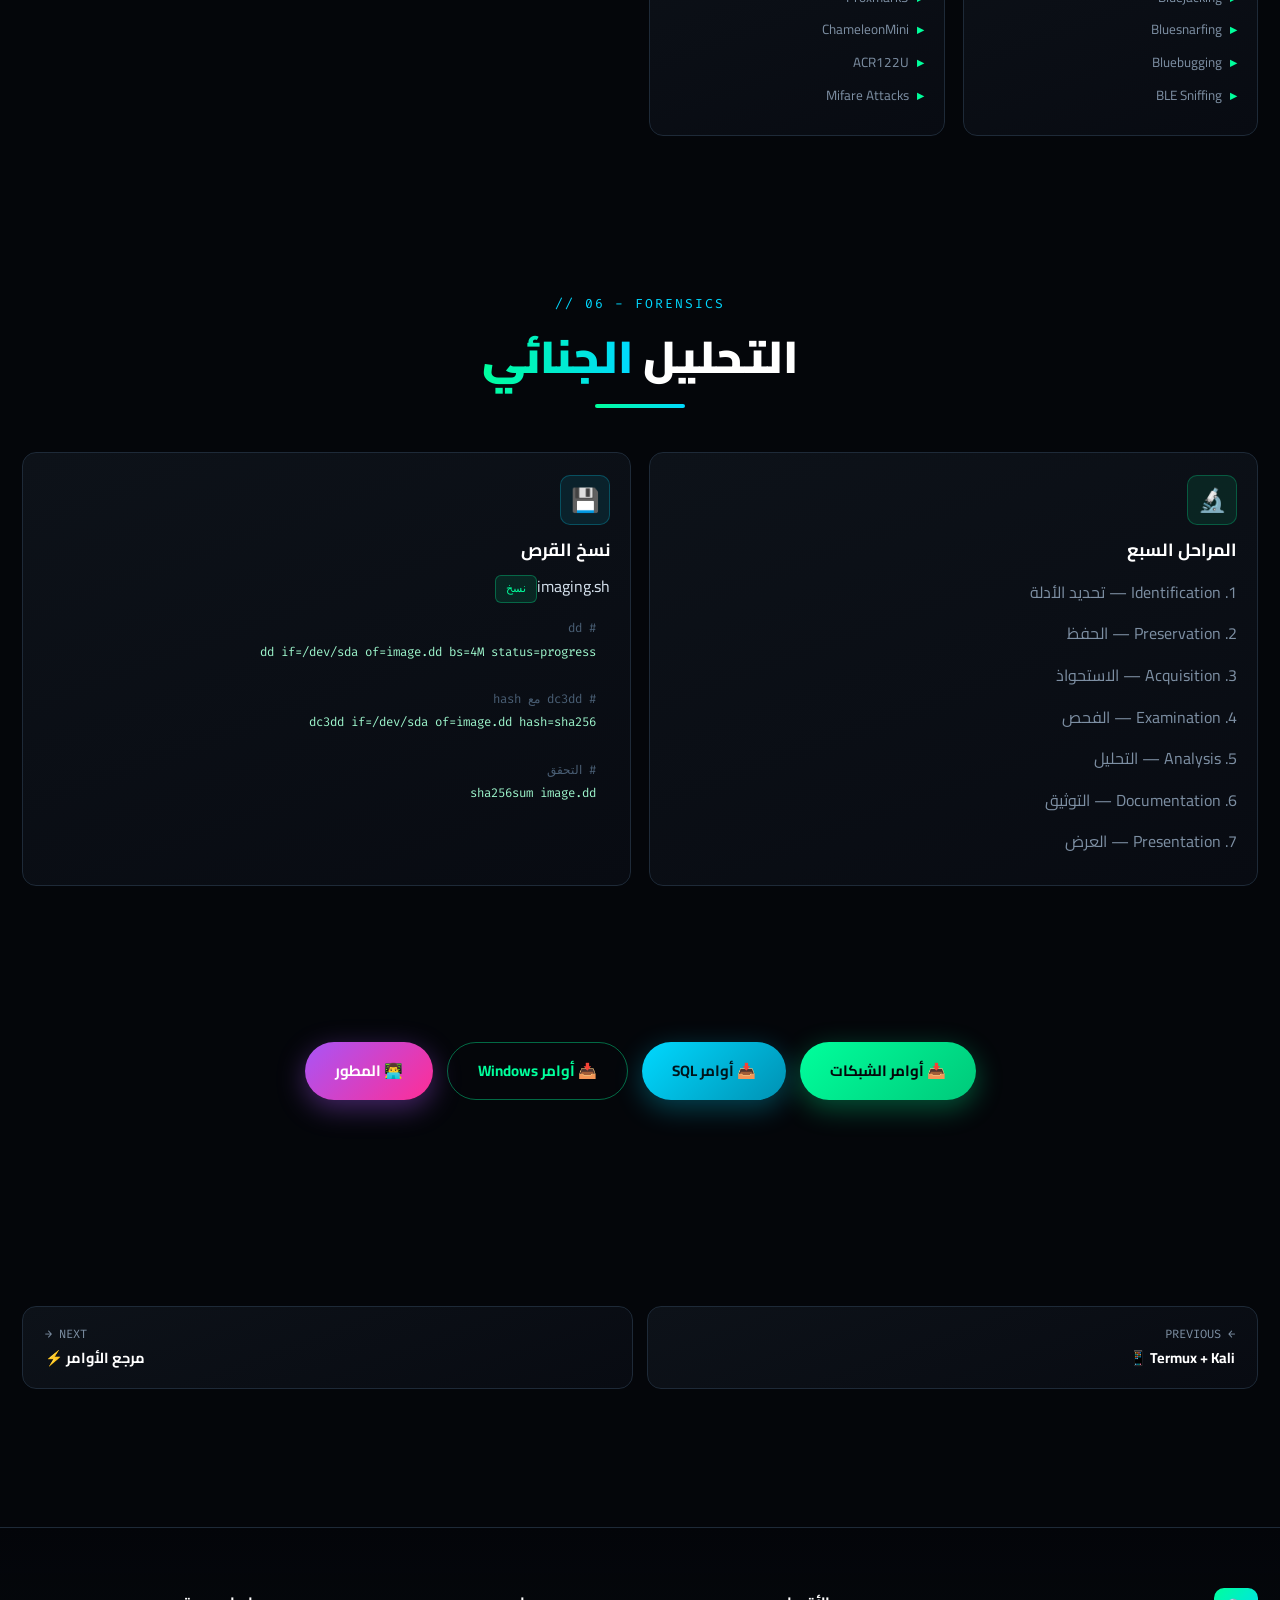
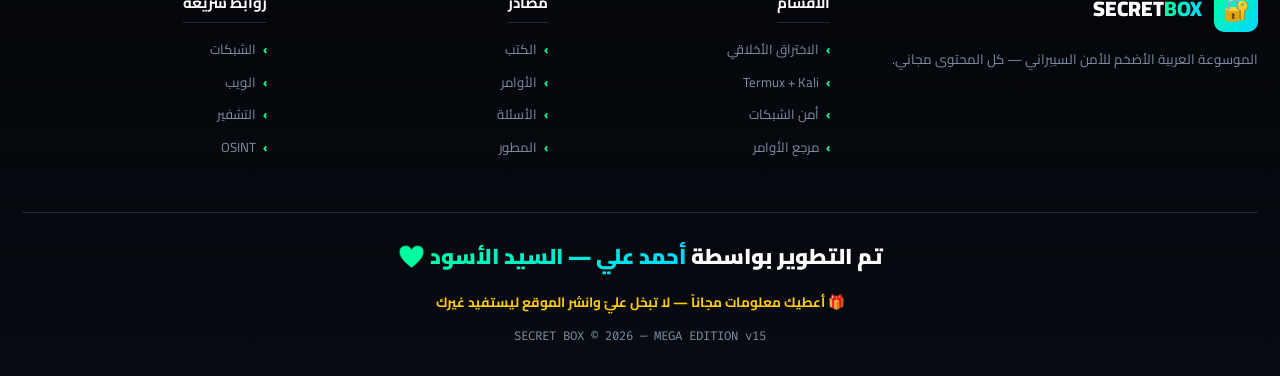
<file: pages/network.html>
<!DOCTYPE html>
<html lang="ar" dir="rtl">
<head>
<meta charset="UTF-8">
<meta name="viewport" content="width=device-width, initial-scale=1.0">
<meta name="theme-color" content="#04060a">
<meta name="description" content="أمن الشبكات + الويب + OSINT + التشفير | Secret Box">
<title>أمن الشبكات والويب | Secret Box</title>
<link rel="preconnect" href="https://fonts.googleapis.com">
<link href="https://fonts.googleapis.com/css2?family=Cairo:wght@400;600;700;900&family=Fira+Code&display=swap" rel="stylesheet">
<link rel="stylesheet" href="../style.css">
<link rel="icon" type="image/svg+xml" href="data:image/svg+xml,<svg xmlns='http://www.w3.org/2000/svg' viewBox='0 0 100 100'><text y='.9em' font-size='90'>📡</text></svg>">
</head>
<body>

<div id="loader">
  <div class="loader-box">📡</div>
  <div class="loader-text" id="loaderText">LOADING NETWORK + WEB...</div>
  <div class="loader-bar"><span></span></div>
  <div class="loader-sub">PART 4 OF 6</div>
</div>

<canvas id="matrix"></canvas>
<div class="bg-glow g1"></div>
<div class="bg-glow g2"></div>
<div class="bg-glow g3"></div>

<header id="header">
  <nav class="nav">
    <a href="../index.html" class="logo"><div class="logo-icon">🔐</div><div>SECRET<span class="hl">BOX</span></div></a>
    <ul class="nav-links" id="navLinks">
      <li><a href="../index.html">الرئيسية</a></li>
      <li><a href="ethical.html">الأخلاقي</a></li>
      <li><a href="termux.html">Termux</a></li>
      <li><a href="network.html" class="active">الشبكات</a></li>
      <li><a href="commands.html">الأوامر</a></li>
      <li><a href="books.html">الكتب</a></li>
      <li><a href="faq.html">الأسئلة</a></li>
    </ul>
    <div class="burger" id="burger"><span></span><span></span><span></span></div>
  </nav>
</header>

<div class="breadcrumb">
  <a href="../index.html">الرئيسية</a>
  <span class="sep">/</span>
  <span class="current">أمن الشبكات والويب</span>
</div>

<div class="page-header">
  <h1 class="reveal">أمن <span class="grad">الشبكات والويب</span></h1>
  <p class="reveal">OSI، البروتوكولات، الهجمات، الدفاعات، ثغرات الويب، OSINT، التشفير، اللاسلكي، والتحليل الجنائي.</p>
  <div class="stats-mini reveal">
    <span>📡 <strong id="ncount">0</strong> أمر شبكة</span>
    <span>🗄️ <strong id="scount">0</strong> أمر SQL</span>
    <span>🔐 تشفير شامل</span>
    <span>🌐 OWASP Top 10</span>
  </div>
</div>

<!-- NETWORK -->
<section class="block" id="network">
  <div class="sec-head reveal">
    <span class="sec-tag">// 01 - NETWORK</span>
    <h2>أمن <span class="grad">الشبكات</span></h2>
    <div class="divider"></div>
  </div>

  <div class="grid grid-3">
    <div class="card reveal"><div class="card-icon">📡</div><h3>طبقات OSI السبع</h3><ul>
      <li><strong>7. Application</strong> — HTTP, DNS, FTP</li>
      <li><strong>6. Presentation</strong> — SSL/TLS, JPEG</li>
      <li><strong>5. Session</strong> — NetBIOS, RPC</li>
      <li><strong>4. Transport</strong> — TCP, UDP</li>
      <li><strong>3. Network</strong> — IP, ICMP, ARP</li>
      <li><strong>2. Data Link</strong> — Ethernet, MAC</li>
      <li><strong>1. Physical</strong> — كابلات، إشارات</li>
    </ul></div>

    <div class="card reveal"><div class="card-icon cyan">🔢</div><h3>المنافذ الشهيرة</h3><ul>
      <li><strong>20/21</strong> FTP</li>
      <li><strong>22</strong> SSH</li>
      <li><strong>23</strong> Telnet</li>
      <li><strong>25</strong> SMTP</li>
      <li><strong>53</strong> DNS</li>
      <li><strong>80</strong> HTTP</li>
      <li><strong>110</strong> POP3</li>
      <li><strong>143</strong> IMAP</li>
      <li><strong>443</strong> HTTPS</li>
      <li><strong>445</strong> SMB</li>
      <li><strong>3306</strong> MySQL</li>
      <li><strong>3389</strong> RDP</li>
      <li><strong>6379</strong> Redis</li>
      <li><strong>27017</strong> MongoDB</li>
    </ul></div>

    <div class="card reveal"><div class="card-icon purple">🛰️</div><h3>البروتوكولات</h3><ul>
      <li>TCP / UDP / IP</li>
      <li>HTTP / HTTPS</li>
      <li>DNS / DoH / DoT</li>
      <li>FTP / SFTP / FTPS</li>
      <li>SMTP / IMAP / POP3</li>
      <li>DHCP / ARP / ICMP</li>
      <li>BGP / OSPF / SNMP</li>
      <li>SMB / NFS / LDAP</li>
    </ul></div>

    <div class="card reveal"><div class="card-icon yellow">⚠️</div><h3>هجمات الشبكات</h3><ul>
      <li>MITM — رجل في المنتصف</li>
      <li>ARP Spoofing</li>
      <li>DNS Spoofing</li>
      <li>DoS / DDoS</li>
      <li>Session Hijacking</li>
      <li>VLAN Hopping</li>
      <li>DHCP Starvation</li>
      <li>Rogue AP</li>
    </ul></div>

    <div class="card reveal"><div class="card-icon green">🛡️</div><h3>الدفاعات</h3><ul>
      <li>Firewall / NGFW</li>
      <li>IDS / IPS</li>
      <li>WAF</li>
      <li>SIEM</li>
      <li>Network Segmentation</li>
      <li>Zero Trust</li>
      <li>802.1X</li>
      <li>Port Security</li>
    </ul></div>

    <div class="card reveal"><div class="card-icon red">🔍</div><h3>أدوات الفحص</h3><ul>
      <li>Nmap, Masscan, RustScan</li>
      <li>Netcat, hping3</li>
      <li>Wireshark, tcpdump</li>
      <li>Bettercap, Ettercap</li>
      <li>Zmap, Responder</li>
    </ul></div>
  </div>

  <div style="text-align:center;margin-top:24px">
    <button class="btn btn-primary" data-download="network">📥 تحميل كل أوامر الشبكات</button>
  </div>
</section>

<!-- WEB SECURITY -->
<section class="block" id="web">
  <div class="sec-head reveal">
    <span class="sec-tag">// 02 - WEB SECURITY</span>
    <h2>أمن <span class="grad">تطبيقات الويب</span></h2>
    <div class="divider"></div>
  </div>

  <h3 style="color:#fff;text-align:center;margin-bottom:20px">🛡️ OWASP Top 10 (2021)</h3>
  <div class="grid grid-3">
    <div class="card reveal"><div class="card-icon red">💉</div><h3>A01 — Broken Access Control</h3><p>تجاوز صلاحيات الوصول — IDOR, Path Traversal, CORS.</p></div>
    <div class="card reveal"><div class="card-icon purple">🔐</div><h3>A02 — Cryptographic Failures</h3><p>فشل التشفير — بيانات غير مشفرة، خوارزميات ضعيفة.</p></div>
    <div class="card reveal"><div class="card-icon">💥</div><h3>A03 — Injection</h3><p>SQLi, NoSQLi, Command Injection, LDAP Injection.</p></div>
    <div class="card reveal"><div class="card-icon yellow">🏗️</div><h3>A04 — Insecure Design</h3><p>تصميم غير آمن — مشاكل في المعمارية الأساسية.</p></div>
    <div class="card reveal"><div class="card-icon orange">⚙️</div><h3>A05 — Security Misconfiguration</h3><p>إعدادات خاطئة — منافذ مفتوحة، حسابات افتراضية.</p></div>
    <div class="card reveal"><div class="card-icon cyan">📦</div><h3>A06 — Vulnerable Components</h3><p>مكونات قديمة — مكتبات وإضافات مصابة.</p></div>
    <div class="card reveal"><div class="card-icon pink">👤</div><h3>A07 — Auth Failures</h3><p>فشل المصادقة — كلمات مرور ضعيفة، جلسات.</p></div>
    <div class="card reveal"><div class="card-icon purple">📊</div><h3>A08 — Data Integrity Failures</h3><p>فشل سلامة البيانات — تحديثات غير موثقة.</p></div>
    <div class="card reveal"><div class="card-icon yellow">📝</div><h3>A09 — Logging Failures</h3><p>فشل التسجيل — لا مراقبة، لا كشف.</p></div>
    <div class="card reveal"><div class="card-icon orange">🎭</div><h3>A10 — SSRF</h3><p>تزوير الطلبات من الخادم — استغلال خدمات داخلية.</p></div>
  </div>

  <div class="grid grid-2" style="margin-top:30px">
    <div class="card reveal">
      <div class="card-icon red">💉</div>
      <h3>SQL Injection</h3>
      <div class="cb">
        <div class="cb-head"><div class="dots"><i></i><i></i><i></i></div><span class="title">sqli.txt</span><button class="copy-btn" data-copy>نسخ</button></div>
<pre><span class="comment"># Payloads أساسية</span>
admin' OR '1'='1
' UNION SELECT NULL,NULL--
1' AND SLEEP(5)--
' OR 1=1-- -
admin'--

<span class="comment"># الأدوات</span>
sqlmap -u "URL?id=1" --dbs
sqlmap -u "URL?id=1" --dump

<span class="comment"># الحماية</span>
Prepared Statements
Parameterized Queries
ORM Frameworks</pre>
      </div>
    </div>

    <div class="card reveal">
      <div class="card-icon yellow">📜</div>
      <h3>XSS — Cross-Site Scripting</h3>
      <div class="cb">
        <div class="cb-head"><div class="dots"><i></i><i></i><i></i></div><span class="title">xss.txt</span><button class="copy-btn" data-copy>نسخ</button></div>
<pre><span class="comment"># الأنواع</span>
Reflected — يعكس مباشرة
Stored — مخزن (الأخطر)
DOM-based — من JavaScript

<span class="comment"># Payload</span>
&lt;script&gt;alert(1)&lt;/script&gt;
&lt;img src=x onerror=alert(1)&gt;
&lt;svg/onload=alert(1)&gt;

<span class="comment"># الحماية</span>
CSP — Content Security Policy
HTML Escape
Sanitize Input</pre>
      </div>
    </div>

    <div class="card reveal">
      <div class="card-icon purple">🎭</div>
      <h3>SSRF</h3>
      <div class="cb">
        <div class="cb-head"><div class="dots"><i></i><i></i><i></i></div><span class="title">ssrf.txt</span><button class="copy-btn" data-copy>نسخ</button></div>
<pre>?url=http://127.0.0.1:80
?url=http://169.254.169.254/latest/meta-data/
?url=file:///etc/passwd
?url=gopher://127.0.0.1:6379/_INFO
?url=dict://127.0.0.1:11211/</pre>
      </div>
    </div>

    <div class="card reveal">
      <div class="card-icon cyan">🔓</div>
      <h3>IDOR</h3>
      <div class="cb">
        <div class="cb-head"><div class="dots"><i></i><i></i><i></i></div><span class="title">idor.txt</span><button class="copy-btn" data-copy>نسخ</button></div>
<pre><span class="comment"># تغيير المعرّفات</span>
/user?id=1000  →  /user?id=1001
/api/v1/orders/5555  →  5556
GET /download?file=1234.pdf

<span class="comment"># الحماية</span>
UUIDs بدل أرقام
Authorization Checks
Indirect References</pre>
      </div>
    </div>
  </div>
</section>

<!-- CRYPTOGRAPHY -->
<section class="block" id="crypto">
  <div class="sec-head reveal">
    <span class="sec-tag">// 03 - CRYPTOGRAPHY</span>
    <h2>علم <span class="grad">التشفير</span></h2>
    <div class="divider"></div>
  </div>

  <div class="grid grid-3">
    <div class="card reveal"><div class="card-icon">🔐</div><h3>تشفير متماثل</h3><ul>
      <li>AES (128/192/256)</li>
      <li>ChaCha20</li>
      <li>Twofish</li>
      <li>Blowfish (قديم)</li>
      <li>3DES (قديم)</li>
    </ul></div>
    <div class="card reveal"><div class="card-icon cyan">🔓</div><h3>غير متماثل</h3><ul>
      <li>RSA (2048/4096)</li>
      <li>ECC</li>
      <li>Ed25519</li>
      <li>ECDSA</li>
      <li>Diffie-Hellman</li>
    </ul></div>
    <div class="card reveal"><div class="card-icon purple">#️⃣</div><h3>الهاش</h3><ul>
      <li>SHA-256/512</li>
      <li>SHA-3</li>
      <li>BLAKE2 / BLAKE3</li>
      <li>bcrypt / Argon2</li>
      <li>MD5 / SHA-1 (مكسورة)</li>
    </ul></div>
    <div class="card reveal"><div class="card-icon yellow">🚀</div><h3>Post-Quantum</h3><ul>
      <li>CRYSTALS-Kyber</li>
      <li>CRYSTALS-Dilithium</li>
      <li>Falcon</li>
      <li>SPHINCS+</li>
    </ul></div>
    <div class="card reveal"><div class="card-icon red">⚔️</div><h3>هجمات التشفير</h3><ul>
      <li>Brute Force</li>
      <li>Dictionary Attack</li>
      <li>Rainbow Tables</li>
      <li>Side Channel</li>
      <li>Replay Attack</li>
    </ul></div>
    <div class="card reveal"><div class="card-icon orange">🛠️</div><h3>أدوات</h3><ul>
      <li>GPG / OpenSSL</li>
      <li>VeraCrypt</li>
      <li>Age</li>
      <li>Cryptomator</li>
      <li>7-Zip AES-256</li>
    </ul></div>
  </div>
</section>

<!-- OSINT -->
<section class="block" id="osint">
  <div class="sec-head reveal">
    <span class="sec-tag">// 04 - OSINT</span>
    <h2>الاستخبارات <span class="grad">المفتوحة</span></h2>
    <div class="divider"></div>
  </div>

  <div class="grid grid-3">
    <div class="card reveal"><div class="card-icon">🔍</div><h3>محركات البحث</h3><ul>
      <li>Shodan — أجهزة IoT</li>
      <li>Censys — مسح الإنترنت</li>
      <li>FOFA / ZoomEye</li>
      <li>GreyNoise</li>
      <li>BinaryEdge</li>
    </ul></div>
    <div class="card reveal"><div class="card-icon cyan">🎯</div><h3>Google Dorks</h3><ul>
      <li>site:example.com</li>
      <li>inurl:admin</li>
      <li>intitle:"index of"</li>
      <li>filetype:pdf</li>
      <li>intext:"password"</li>
      <li>ext:env DB_PASSWORD</li>
    </ul></div>
    <div class="card reveal"><div class="card-icon purple">👤</div><h3>أشخاص</h3><ul>
      <li>Have I Been Pwned</li>
      <li>DeHashed / IntelX</li>
      <li>Sherlock / Maigret</li>
      <li>WhatsMyName</li>
    </ul></div>
    <div class="card reveal"><div class="card-icon yellow">🌐</div><h3>النطاقات</h3><ul>
      <li>Whois / DNSDumpster</li>
      <li>SecurityTrails</li>
      <li>VirusTotal / urlscan.io</li>
      <li>crt.sh</li>
      <li>BuiltWith / Wappalyzer</li>
    </ul></div>
    <div class="card reveal"><div class="card-icon orange">🖼️</div><h3>الصور</h3><ul>
      <li>Google Reverse</li>
      <li>Yandex Images</li>
      <li>TinEye / PimEyes</li>
      <li>ExifTool / FotoForensics</li>
    </ul></div>
    <div class="card reveal"><div class="card-icon red">🛠️</div><h3>أدوات OSINT</h3><ul>
      <li>Maltego</li>
      <li>SpiderFoot</li>
      <li>theHarvester</li>
      <li>Recon-ng / Photon</li>
    </ul></div>
  </div>
</section>

<!-- WIRELESS -->
<section class="block" id="wireless">
  <div class="sec-head reveal">
    <span class="sec-tag">// 05 - WIRELESS</span>
    <h2>أمن <span class="grad">اللاسلكي</span></h2>
    <div class="divider"></div>
  </div>

  <div class="grid grid-3">
    <div class="card reveal"><div class="card-icon">📡</div><h3>معايير WiFi</h3><ul>
      <li>802.11a/b/g — قديم</li>
      <li>802.11n — WiFi 4</li>
      <li>802.11ac — WiFi 5</li>
      <li>802.11ax — WiFi 6 / 6E</li>
      <li>802.11be — WiFi 7</li>
    </ul></div>
    <div class="card reveal"><div class="card-icon yellow">🔓</div><h3>التشفير</h3><ul>
      <li>WEP — مكسور ❌</li>
      <li>WPA — ضعيف ❌</li>
      <li>WPA2 — مقبول ✅</li>
      <li>WPA3 — الأفضل ✅</li>
    </ul></div>
    <div class="card reveal"><div class="card-icon red">⚔️</div><h3>هجمات WiFi</h3><ul>
      <li>Handshake Capture</li>
      <li>Deauth Attack</li>
      <li>Evil Twin</li>
      <li>WPS PIN Attack</li>
      <li>PMKID Attack</li>
      <li>KRACK</li>
    </ul></div>
    <div class="card reveal"><div class="card-icon cyan">🔧</div><h3>Monitor Mode</h3><div class="cb"><div class="cb-head"><div class="dots"><i></i><i></i><i></i></div><span class="title">wifi.sh</span><button class="copy-btn" data-copy>نسخ</button></div><pre>airmon-ng start wlan0
airodump-ng wlan0mon
airodump-ng -c 6 --bssid MAC -w cap wlan0mon
aireplay-ng --deauth 10 -a MAC wlan0mon
aircrack-ng -w list cap.cap
airmon-ng stop wlan0mon</pre></div></div>
    <div class="card reveal"><div class="card-icon purple">📱</div><h3>Bluetooth</h3><ul>
      <li>Bluejacking</li>
      <li>Bluesnarfing</li>
      <li>Bluebugging</li>
      <li>BLE Sniffing</li>
    </ul></div>
    <div class="card reveal"><div class="card-icon orange">💳</div><h3>RFID / NFC</h3><ul>
      <li>Proxmark3</li>
      <li>ChameleonMini</li>
      <li>ACR122U</li>
      <li>Mifare Attacks</li>
    </ul></div>
  </div>
</section>

<!-- FORENSICS -->
<section class="block" id="forensics">
  <div class="sec-head reveal">
    <span class="sec-tag">// 06 - FORENSICS</span>
    <h2>التحليل <span class="grad">الجنائي</span></h2>
    <div class="divider"></div>
  </div>

  <div class="grid grid-2">
    <div class="card reveal">
      <div class="card-icon">🔬</div>
      <h3>المراحل السبع</h3>
      <ol style="list-style:none;padding:0;margin-top:10px">
        <li style="padding:6px 0;color:var(--txt-dim)">1. Identification — تحديد الأدلة</li>
        <li style="padding:6px 0;color:var(--txt-dim)">2. Preservation — الحفظ</li>
        <li style="padding:6px 0;color:var(--txt-dim)">3. Acquisition — الاستحواذ</li>
        <li style="padding:6px 0;color:var(--txt-dim)">4. Examination — الفحص</li>
        <li style="padding:6px 0;color:var(--txt-dim)">5. Analysis — التحليل</li>
        <li style="padding:6px 0;color:var(--txt-dim)">6. Documentation — التوثيق</li>
        <li style="padding:6px 0;color:var(--txt-dim)">7. Presentation — العرض</li>
      </ol>
    </div>
    <div class="card reveal">
      <div class="card-icon cyan">💾</div>
      <h3>نسخ القرص</h3>
      <div class="cb">
        <div class="cb-head"><div class="dots"><i></i><i></i><i></i></div><span class="title">imaging.sh</span><button class="copy-btn" data-copy>نسخ</button></div>
<pre><span class="comment"># dd</span>
dd if=/dev/sda of=image.dd bs=4M status=progress

<span class="comment"># dc3dd مع hash</span>
dc3dd if=/dev/sda of=image.dd hash=sha256

<span class="comment"># التحقق</span>
sha256sum image.dd</pre>
      </div>
    </div>
  </div>
</section>

<!-- DOWNLOADS -->
<section class="block">
  <div class="hero-buttons reveal" style="justify-content:center">
    <button class="btn btn-primary" data-download="network">📥 أوامر الشبكات</button>
    <button class="btn btn-cyan" data-download="sql">📥 أوامر SQL</button>
    <button class="btn btn-ghost" data-download="windows">📥 أوامر Windows</button>
    <button class="btn btn-dev" onclick="SecretBox.openDev()">👨‍💻 المطور</button>
  </div>
</section>

<section class="block">
  <div class="page-nav">
    <a href="termux.html">
      <div>
        <div class="nav-label">← PREVIOUS</div>
        <div class="nav-title">Termux + Kali 📱</div>
      </div>
    </a>
    <a href="commands.html" class="next">
      <div>
        <div class="nav-label">NEXT →</div>
        <div class="nav-title">مرجع الأوامر ⚡</div>
      </div>
    </a>
  </div>
</section>

<footer>
  <div class="footer-inner">
    <div class="footer-col">
      <div class="logo" style="margin-bottom:16px"><div class="logo-icon">🔐</div><div>SECRET<span class="hl">BOX</span></div></div>
      <p>الموسوعة العربية الأضخم للأمن السيبراني — كل المحتوى مجاني.</p>
    </div>
    <div class="footer-col"><h4>الأقسام</h4><ul><li><a href="ethical.html">الاختراق الأخلاقي</a></li><li><a href="termux.html">Termux + Kali</a></li><li><a href="network.html">أمن الشبكات</a></li><li><a href="commands.html">مرجع الأوامر</a></li></ul></div>
    <div class="footer-col"><h4>مصادر</h4><ul><li><a href="books.html">الكتب</a></li><li><a href="commands.html">الأوامر</a></li><li><a href="faq.html">الأسئلة</a></li><li><a href="#" onclick="SecretBox.openDev();return false">المطور</a></li></ul></div>
    <div class="footer-col"><h4>روابط سريعة</h4><ul><li><a href="#network">الشبكات</a></li><li><a href="#web">الويب</a></li><li><a href="#crypto">التشفير</a></li><li><a href="#osint">OSINT</a></li></ul></div>
  </div>
  <div class="footer-bottom">
    <div class="dev-credit">تم التطوير بواسطة <span class="grad">أحمد علي — السيد الأسود 🖤</span></div>
    <div class="share-note">🎁 أعطيك معلومات مجاناً — لا تبخل عليّ وانشر الموقع ليستفيد غيرك</div>
    <div class="copyright">SECRET BOX © 2026 — MEGA EDITION v15</div>
  </div>
</footer>

<button id="backToTop">↑</button>
<div id="toast">✅ تم</div>

<div class="modal" id="devModal">
  <div class="modal-content">
    <button class="modal-close" onclick="SecretBox.closeDev()">✕</button>
    <div class="dev-avatar">👨‍💻</div>
    <div class="dev-title">DEVELOPER</div>
    <div class="dev-name">أحمد <span class="grad">علي</span></div>
    <div class="dev-nick">السيد الأسود</div>
    <div class="dev-desc">صانع منصة <strong style="color:var(--green)">Secret Box</strong> — كل المحتوى مجاني.</div>
    <div class="dev-tags"><span class="dev-tag">Network</span><span class="dev-tag">Web</span><span class="dev-tag">OSINT</span><span class="dev-tag">Crypto</span></div>
    <div class="share-msg">🎁 أعطيك معلومات مجاناً — لا تبخل عليّ وانشر الموقع ليستفيد غيرك</div>
  </div>
</div>

<script src="../data/commands.js"></script>
<script src="../data/books.js"></script>
<script src="../data/glossary.js"></script>
<script src="../data/companies.js"></script>
<script src="../script.js"></script>

<script>
(function(){
  'use strict';
  function updateCounts(){
    const set=function(id,v){const e=document.getElementById(id);if(e)e.textContent=v;};
    if(window.SB_DATA&&window.SB_DATA.getCategoryCount){
      set('ncount',window.SB_DATA.getCategoryCount('network'));
      set('scount',window.SB_DATA.getCategoryCount('sql'));
    }
  }
  document.querySelectorAll('[data-download]').forEach(function(b){
    b.addEventListener('click',function(){
      const key=b.dataset.download;
      if(!window.SB_DATA||!window.SB_DATA.getFileContent){SecretBox.toast('⚠️ قاعدة البيانات غير محمّلة','error');return;}
      const r=window.SB_DATA.getFileContent(key);
      if(!r){SecretBox.toast('⚠️ الملف غير متوفر','error');return;}
      b.textContent='⏳';
      setTimeout(function(){
        SecretBox.download(r.filename,r.content);
        b.textContent='✓ تم';
        SecretBox.toast('✅ تم تحميل '+r.count+' أمر');
        setTimeout(function(){b.textContent='📥 تحميل';},2000);
      },200);
    });
  });
  if(document.readyState==='complete'||document.readyState==='interactive'){setTimeout(updateCounts,300);}
  else{window.addEventListener('load',function(){setTimeout(updateCounts,300);});}
})();
</script>
</body>
      </html>
</file>
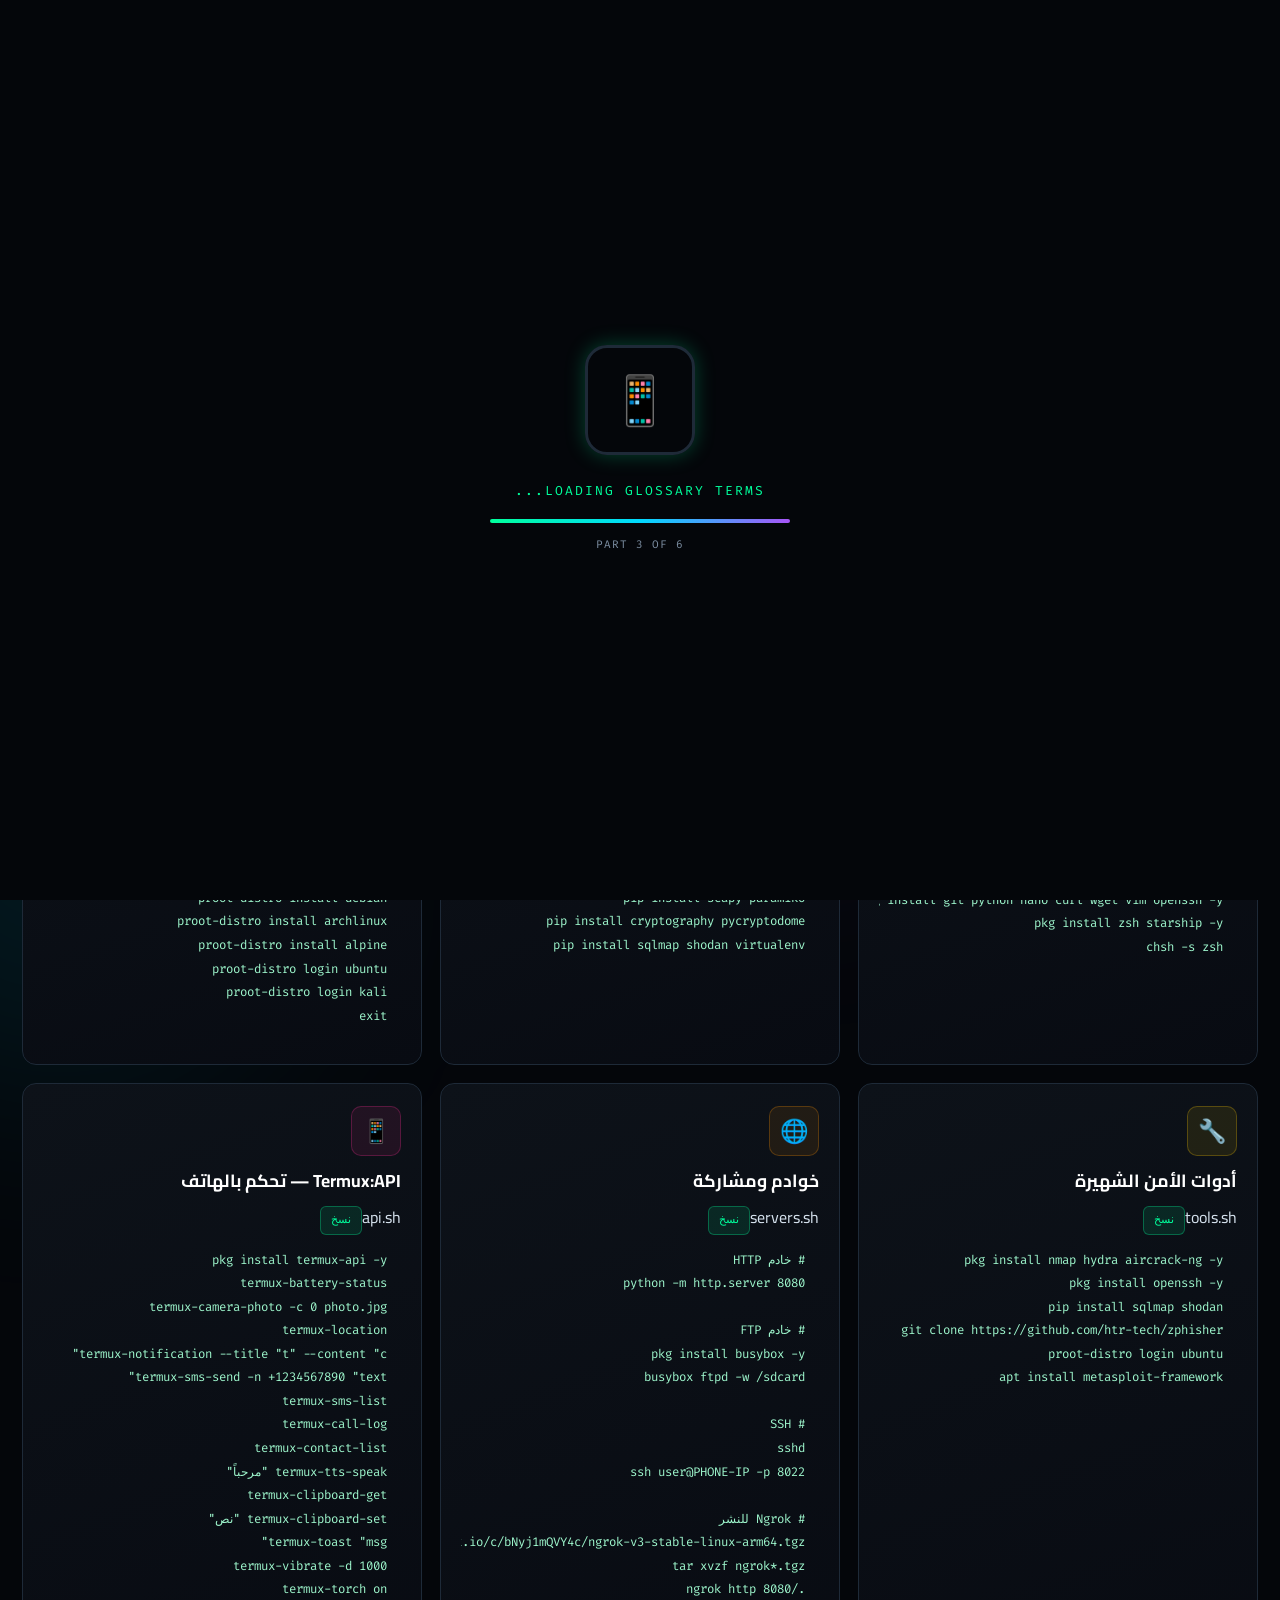
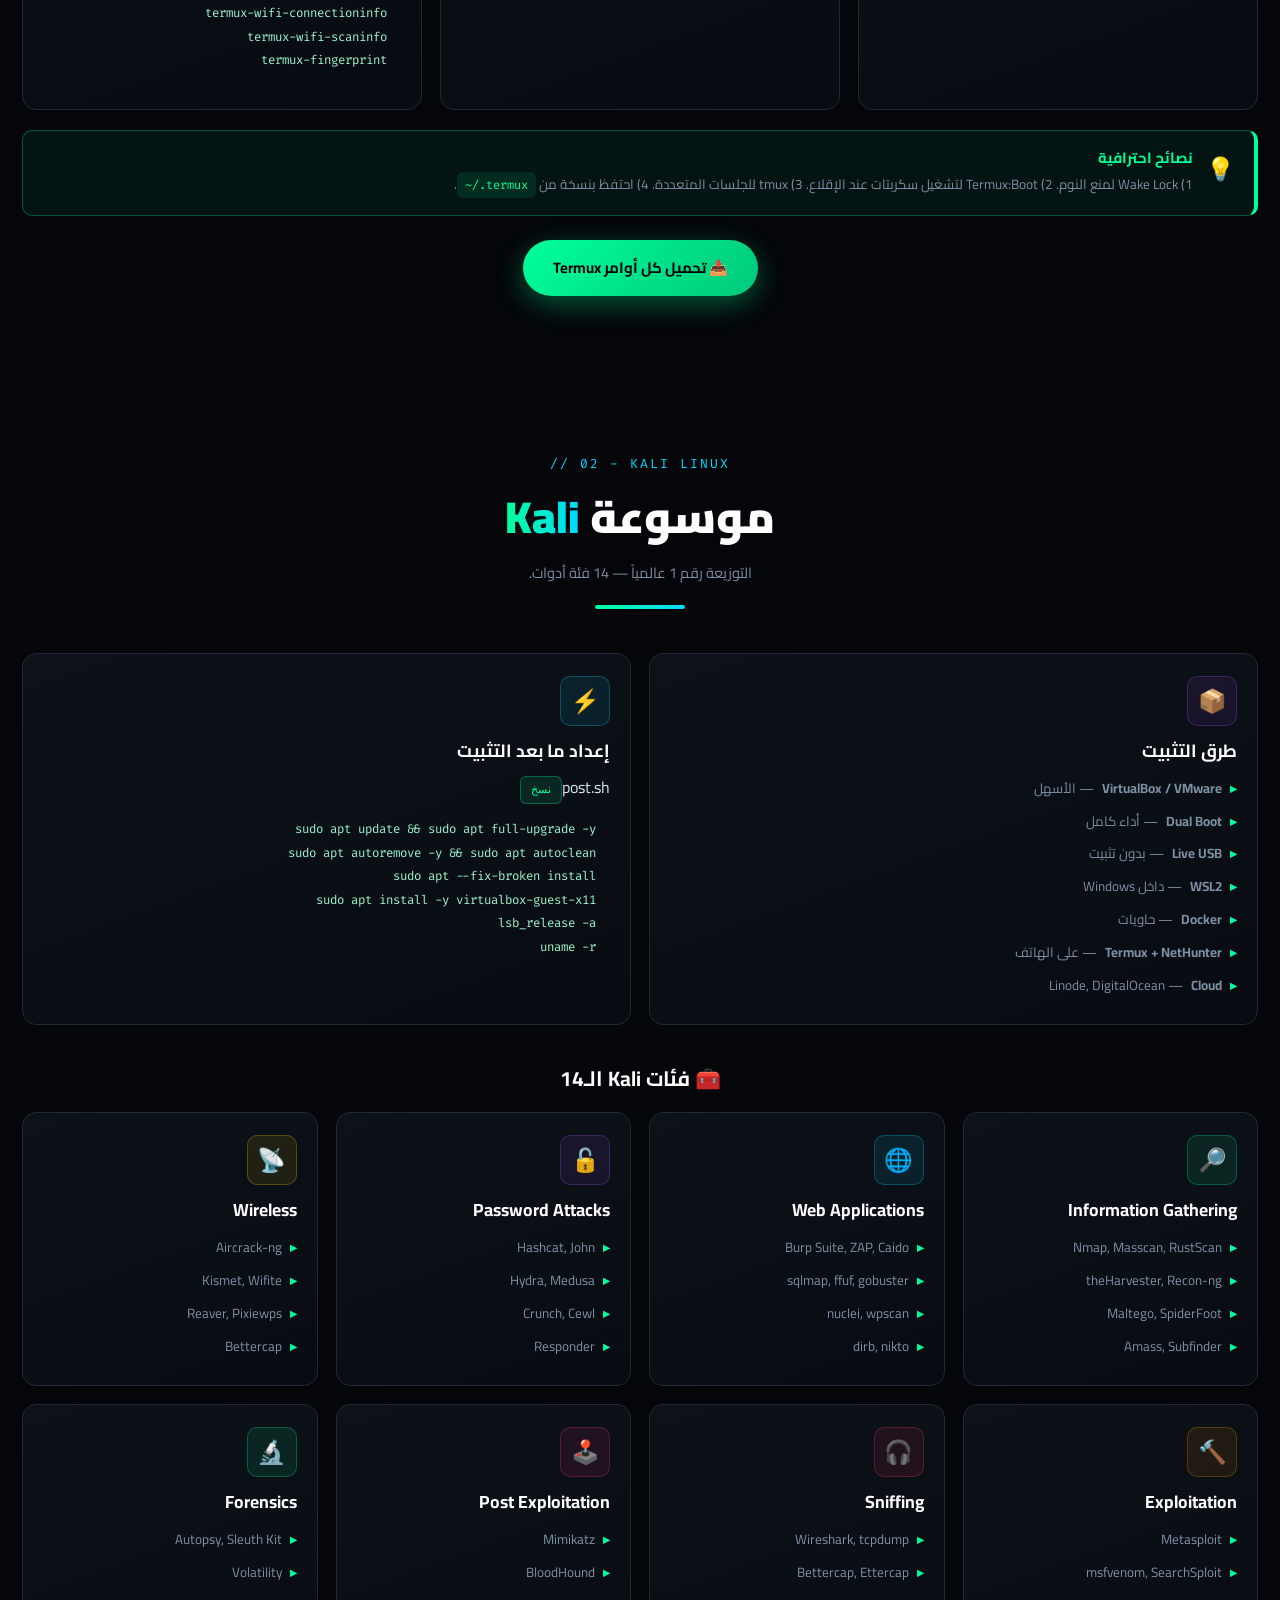
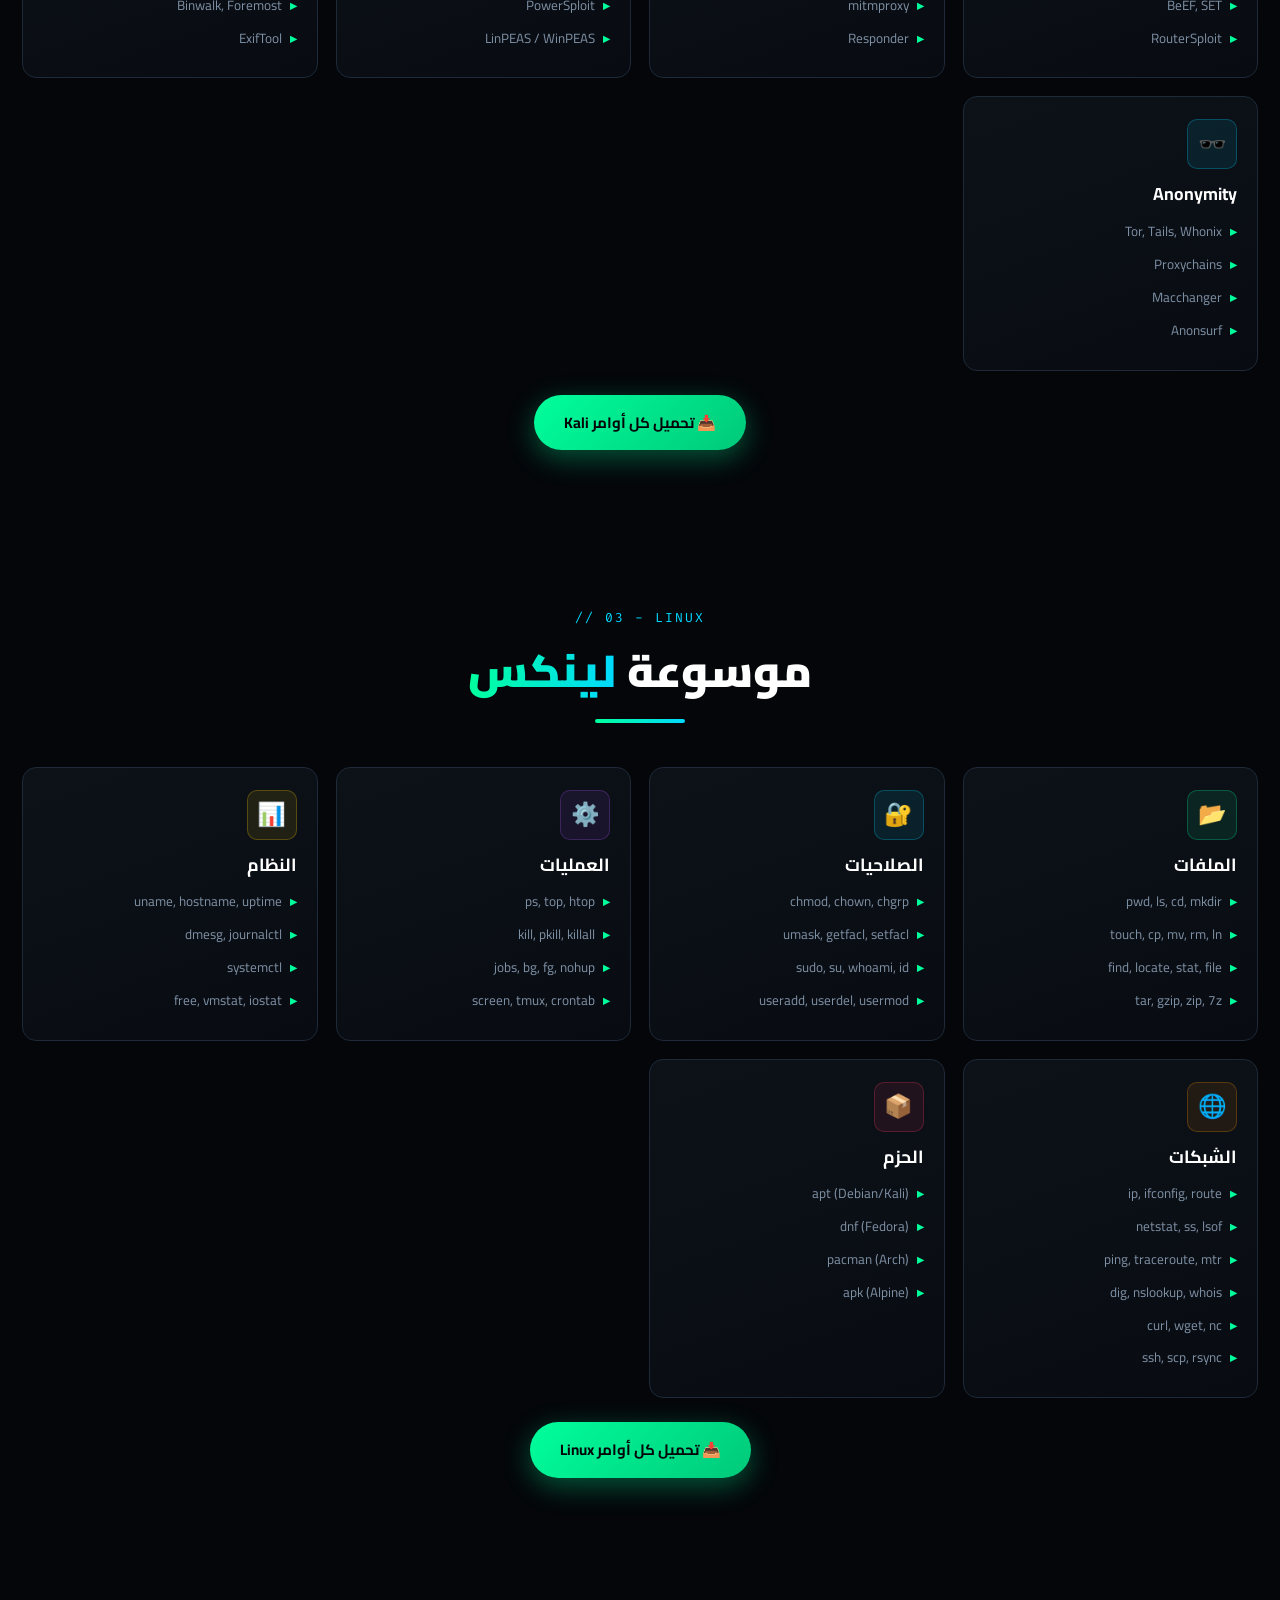
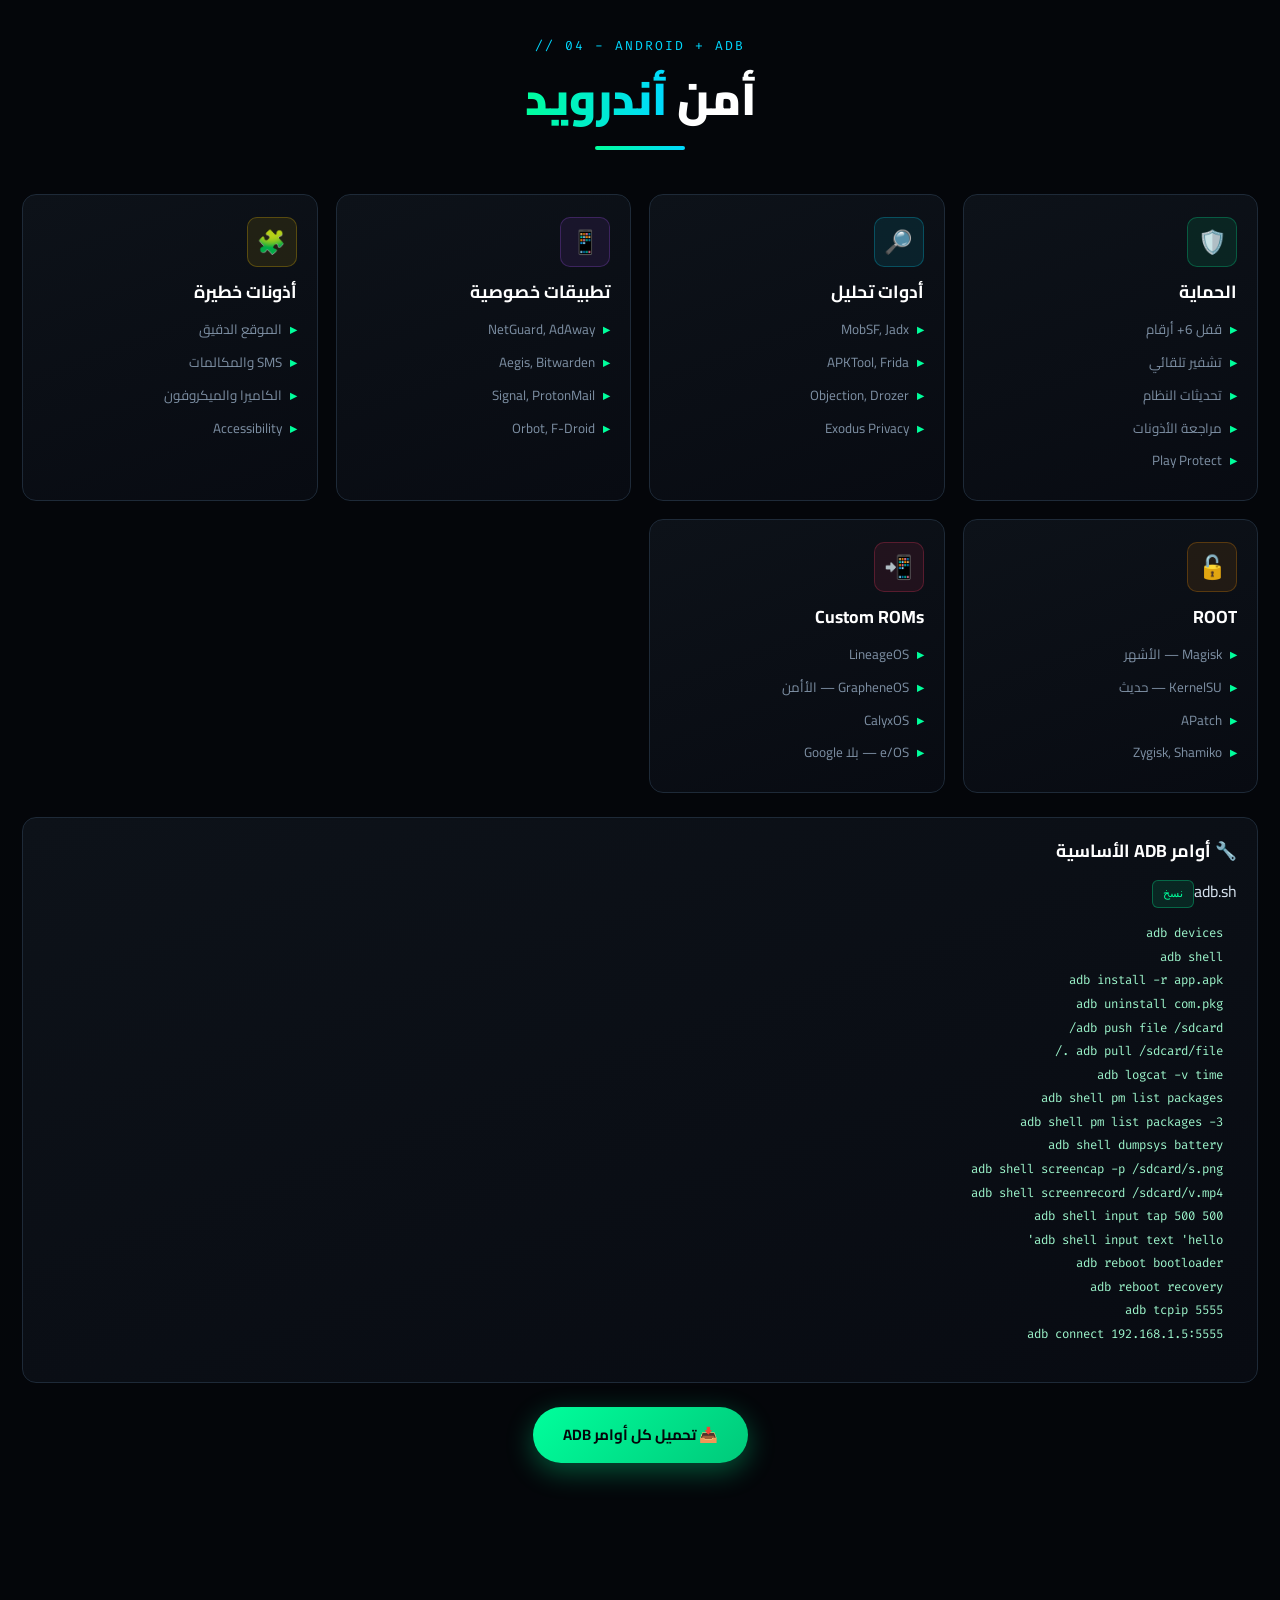
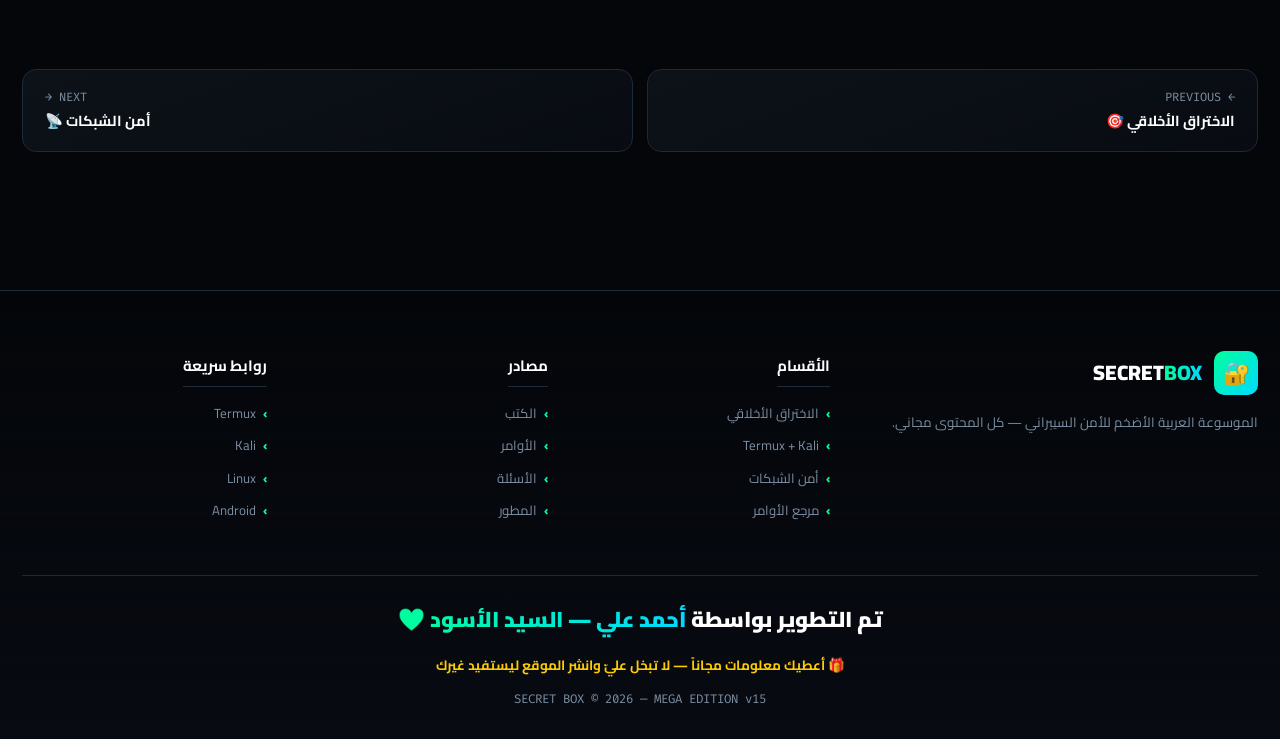
<file: pages/termux.html>
<!DOCTYPE html>
<html lang="ar" dir="rtl">
<head>
<meta charset="UTF-8">
<meta name="viewport" content="width=device-width, initial-scale=1.0">
<meta name="theme-color" content="#04060a">
<meta name="description" content="Termux + Kali + Linux + Android — كل الأوامر والأدوات | Secret Box">
<title>Termux & Kali & Linux & Android | Secret Box</title>
<link rel="preconnect" href="https://fonts.googleapis.com">
<link href="https://fonts.googleapis.com/css2?family=Cairo:wght@400;600;700;900&family=Fira+Code&display=swap" rel="stylesheet">
<link rel="stylesheet" href="../style.css">
<link rel="icon" type="image/svg+xml" href="data:image/svg+xml,<svg xmlns='http://www.w3.org/2000/svg' viewBox='0 0 100 100'><text y='.9em' font-size='90'>📱</text></svg>">
</head>
<body>

<div id="loader">
  <div class="loader-box">📱</div>
  <div class="loader-text" id="loaderText">LOADING TERMUX + KALI...</div>
  <div class="loader-bar"><span></span></div>
  <div class="loader-sub">PART 3 OF 6</div>
</div>

<canvas id="matrix"></canvas>
<div class="bg-glow g1"></div>
<div class="bg-glow g2"></div>
<div class="bg-glow g3"></div>

<header id="header">
  <nav class="nav">
    <a href="../index.html" class="logo">
      <div class="logo-icon">🔐</div>
      <div>SECRET<span class="hl">BOX</span></div>
    </a>
    <ul class="nav-links" id="navLinks">
      <li><a href="../index.html">الرئيسية</a></li>
      <li><a href="ethical.html">الأخلاقي</a></li>
      <li><a href="termux.html" class="active">Termux</a></li>
      <li><a href="network.html">الشبكات</a></li>
      <li><a href="commands.html">الأوامر</a></li>
      <li><a href="books.html">الكتب</a></li>
      <li><a href="faq.html">الأسئلة</a></li>
    </ul>
    <div class="burger" id="burger"><span></span><span></span><span></span></div>
  </nav>
</header>

<div class="breadcrumb">
  <a href="../index.html">الرئيسية</a>
  <span class="sep">/</span>
  <span class="current">Termux + Kali + Linux + Android</span>
</div>

<div class="page-header">
  <h1 class="reveal">Termux <span class="grad">+ Kali + Linux + Android</span></h1>
  <p class="reveal">كل الأوامر والأدوات لهذه المنصات — مع سكربتات جاهزة للنسخ.</p>
  <div class="stats-mini reveal">
    <span>📱 <strong id="tcount">0</strong> أمر Termux</span>
    <span>🐉 <strong id="kcount">0</strong> أمر Kali</span>
    <span>🐧 <strong id="lcount">0</strong> أمر Linux</span>
    <span>📲 <strong id="acount">0</strong> أمر ADB</span>
  </div>
</div>

<!-- ========== TERMUX ========== -->
<section class="block" id="termux">
  <div class="sec-head reveal">
    <span class="sec-tag">// 01 - TERMUX MASTER</span>
    <h2>دليل <span class="grad">Termux</span> الشامل</h2>
    <p>Linux كامل على أندرويد — كل الأوامر والأدوات.</p>
    <div class="divider"></div>
  </div>

  <div class="grid grid-2">
    <div class="card reveal">
      <div class="card-icon">📥</div>
      <h3>التثبيت الصحيح</h3>
      <p>حمّل من F-Droid أو GitHub — نسخة Play مهجورة!</p>
      <div class="cb">
        <div class="cb-head"><div class="dots"><i></i><i></i><i></i></div><span class="title">setup.sh</span><button class="copy-btn" data-copy>نسخ</button></div>
<pre>pkg update && pkg upgrade -y
termux-setup-storage
pkg install root-repo x11-repo -y
pkg install git python nano curl wget vim openssh -y
pkg install zsh starship -y
chsh -s zsh</pre>
      </div>
    </div>

    <div class="card reveal">
      <div class="card-icon cyan">🐍</div>
      <h3>Python والأدوات</h3>
      <div class="cb">
        <div class="cb-head"><div class="dots"><i></i><i></i><i></i></div><span class="title">python.sh</span><button class="copy-btn" data-copy>نسخ</button></div>
<pre>pkg install python python-pip -y
pip install --upgrade pip
pip install requests beautifulsoup4
pip install colorama argparse rich
pip install scapy paramiko
pip install cryptography pycryptodome
pip install sqlmap shodan virtualenv</pre>
      </div>
    </div>

    <div class="card reveal">
      <div class="card-icon purple">🐧</div>
      <h3>توزيعات Linux داخل Termux</h3>
      <div class="cb">
        <div class="cb-head"><div class="dots"><i></i><i></i><i></i></div><span class="title">proot.sh</span><button class="copy-btn" data-copy>نسخ</button></div>
<pre>pkg install proot-distro -y
proot-distro list
proot-distro install ubuntu
proot-distro install kali
proot-distro install debian
proot-distro install archlinux
proot-distro install alpine
proot-distro login ubuntu
proot-distro login kali
exit</pre>
      </div>
    </div>

    <div class="card reveal">
      <div class="card-icon yellow">🔧</div>
      <h3>أدوات الأمن الشهيرة</h3>
      <div class="cb">
        <div class="cb-head"><div class="dots"><i></i><i></i><i></i></div><span class="title">tools.sh</span><button class="copy-btn" data-copy>نسخ</button></div>
<pre>pkg install nmap hydra aircrack-ng -y
pkg install openssh -y
pip install sqlmap shodan
git clone https://github.com/htr-tech/zphisher
proot-distro login ubuntu
apt install metasploit-framework</pre>
      </div>
    </div>

    <div class="card reveal">
      <div class="card-icon orange">🌐</div>
      <h3>خوادم ومشاركة</h3>
      <div class="cb">
        <div class="cb-head"><div class="dots"><i></i><i></i><i></i></div><span class="title">servers.sh</span><button class="copy-btn" data-copy>نسخ</button></div>
<pre># خادم HTTP
python -m http.server 8080

# خادم FTP
pkg install busybox -y
busybox ftpd -w /sdcard

# SSH
sshd
ssh user@PHONE-IP -p 8022

# Ngrok للنشر
wget https://bin.equinox.io/c/bNyj1mQVY4c/ngrok-v3-stable-linux-arm64.tgz
tar xvzf ngrok*.tgz
./ngrok http 8080</pre>
      </div>
    </div>

    <div class="card reveal">
      <div class="card-icon pink">📱</div>
      <h3>Termux:API — تحكم بالهاتف</h3>
      <div class="cb">
        <div class="cb-head"><div class="dots"><i></i><i></i><i></i></div><span class="title">api.sh</span><button class="copy-btn" data-copy>نسخ</button></div>
<pre>pkg install termux-api -y
termux-battery-status
termux-camera-photo -c 0 photo.jpg
termux-location
termux-notification --title "t" --content "c"
termux-sms-send -n +1234567890 "text"
termux-sms-list
termux-call-log
termux-contact-list
termux-tts-speak "مرحباً"
termux-clipboard-get
termux-clipboard-set "نص"
termux-toast "msg"
termux-vibrate -d 1000
termux-torch on
termux-wifi-connectioninfo
termux-wifi-scaninfo
termux-fingerprint</pre>
      </div>
    </div>
  </div>

  <div class="alert alert-tip reveal">
    <div class="alert-icon">💡</div>
    <div>
      <h4>نصائح احترافية</h4>
      <p>1) Wake Lock لمنع النوم. 2) Termux:Boot لتشغيل سكربتات عند الإقلاع. 3) tmux للجلسات المتعددة. 4) احتفظ بنسخة من <code>~/.termux</code>.</p>
    </div>
  </div>

  <div style="text-align:center;margin-top:24px">
    <button class="btn btn-primary" data-download="termux">📥 تحميل كل أوامر Termux</button>
  </div>
</section>

<!-- ========== KALI ========== -->
<section class="block" id="kali">
  <div class="sec-head reveal">
    <span class="sec-tag">// 02 - KALI LINUX</span>
    <h2>موسوعة <span class="grad">Kali</span></h2>
    <p>التوزيعة رقم 1 عالمياً — 14 فئة أدوات.</p>
    <div class="divider"></div>
  </div>

  <div class="grid grid-2">
    <div class="card reveal">
      <div class="card-icon purple">📦</div>
      <h3>طرق التثبيت</h3>
      <ul>
        <li><strong>VirtualBox / VMware</strong> — الأسهل</li>
        <li><strong>Dual Boot</strong> — أداء كامل</li>
        <li><strong>Live USB</strong> — بدون تثبيت</li>
        <li><strong>WSL2</strong> — داخل Windows</li>
        <li><strong>Docker</strong> — حاويات</li>
        <li><strong>Termux + NetHunter</strong> — على الهاتف</li>
        <li><strong>Cloud</strong> — Linode, DigitalOcean</li>
      </ul>
    </div>

    <div class="card reveal">
      <div class="card-icon cyan">⚡</div>
      <h3>إعداد ما بعد التثبيت</h3>
      <div class="cb">
        <div class="cb-head"><div class="dots"><i></i><i></i><i></i></div><span class="title">post.sh</span><button class="copy-btn" data-copy>نسخ</button></div>
<pre>sudo apt update && sudo apt full-upgrade -y
sudo apt autoremove -y && sudo apt autoclean
sudo apt --fix-broken install
sudo apt install -y virtualbox-guest-x11
lsb_release -a
uname -r</pre>
      </div>
    </div>
  </div>

  <h3 style="color:#fff;margin:40px 0 20px;font-size:1.3rem;text-align:center">🧰 فئات Kali الـ14</h3>

  <div class="grid grid-3">
    <div class="card reveal"><div class="card-icon">🔎</div><h3>Information Gathering</h3><ul><li>Nmap, Masscan, RustScan</li><li>theHarvester, Recon-ng</li><li>Maltego, SpiderFoot</li><li>Amass, Subfinder</li></ul></div>
    <div class="card reveal"><div class="card-icon cyan">🌐</div><h3>Web Applications</h3><ul><li>Burp Suite, ZAP, Caido</li><li>sqlmap, ffuf, gobuster</li><li>nuclei, wpscan</li><li>dirb, nikto</li></ul></div>
    <div class="card reveal"><div class="card-icon purple">🔓</div><h3>Password Attacks</h3><ul><li>Hashcat, John</li><li>Hydra, Medusa</li><li>Crunch, Cewl</li><li>Responder</li></ul></div>
    <div class="card reveal"><div class="card-icon yellow">📡</div><h3>Wireless</h3><ul><li>Aircrack-ng</li><li>Kismet, Wifite</li><li>Reaver, Pixiewps</li><li>Bettercap</li></ul></div>
    <div class="card reveal"><div class="card-icon orange">🔨</div><h3>Exploitation</h3><ul><li>Metasploit</li><li>msfvenom, SearchSploit</li><li>BeEF, SET</li><li>RouterSploit</li></ul></div>
    <div class="card reveal"><div class="card-icon red">🎧</div><h3>Sniffing</h3><ul><li>Wireshark, tcpdump</li><li>Bettercap, Ettercap</li><li>mitmproxy</li><li>Responder</li></ul></div>
    <div class="card reveal"><div class="card-icon pink">🕹️</div><h3>Post Exploitation</h3><ul><li>Mimikatz</li><li>BloodHound</li><li>PowerSploit</li><li>LinPEAS / WinPEAS</li></ul></div>
    <div class="card reveal"><div class="card-icon">🔬</div><h3>Forensics</h3><ul><li>Autopsy, Sleuth Kit</li><li>Volatility</li><li>Binwalk, Foremost</li><li>ExifTool</li></ul></div>
    <div class="card reveal"><div class="card-icon cyan">🕶️</div><h3>Anonymity</h3><ul><li>Tor, Tails, Whonix</li><li>Proxychains</li><li>Macchanger</li><li>Anonsurf</li></ul></div>
  </div>

  <div style="text-align:center;margin-top:24px">
    <button class="btn btn-primary" data-download="kali">📥 تحميل كل أوامر Kali</button>
  </div>
</section>

<!-- ========== LINUX ========== -->
<section class="block" id="linux">
  <div class="sec-head reveal">
    <span class="sec-tag">// 03 - LINUX</span>
    <h2>موسوعة <span class="grad">لينكس</span></h2>
    <div class="divider"></div>
  </div>

  <div class="grid grid-3">
    <div class="card reveal"><div class="card-icon">📂</div><h3>الملفات</h3><ul><li>pwd, ls, cd, mkdir</li><li>touch, cp, mv, rm, ln</li><li>find, locate, stat, file</li><li>tar, gzip, zip, 7z</li></ul></div>
    <div class="card reveal"><div class="card-icon cyan">🔐</div><h3>الصلاحيات</h3><ul><li>chmod, chown, chgrp</li><li>umask, getfacl, setfacl</li><li>sudo, su, whoami, id</li><li>useradd, userdel, usermod</li></ul></div>
    <div class="card reveal"><div class="card-icon purple">⚙️</div><h3>العمليات</h3><ul><li>ps, top, htop</li><li>kill, pkill, killall</li><li>jobs, bg, fg, nohup</li><li>screen, tmux, crontab</li></ul></div>
    <div class="card reveal"><div class="card-icon yellow">📊</div><h3>النظام</h3><ul><li>uname, hostname, uptime</li><li>dmesg, journalctl</li><li>systemctl</li><li>free, vmstat, iostat</li></ul></div>
    <div class="card reveal"><div class="card-icon orange">🌐</div><h3>الشبكات</h3><ul><li>ip, ifconfig, route</li><li>netstat, ss, lsof</li><li>ping, traceroute, mtr</li><li>dig, nslookup, whois</li><li>curl, wget, nc</li><li>ssh, scp, rsync</li></ul></div>
    <div class="card reveal"><div class="card-icon red">📦</div><h3>الحزم</h3><ul><li>apt (Debian/Kali)</li><li>dnf (Fedora)</li><li>pacman (Arch)</li><li>apk (Alpine)</li></ul></div>
  </div>

  <div style="text-align:center;margin-top:24px">
    <button class="btn btn-primary" data-download="linux">📥 تحميل كل أوامر Linux</button>
  </div>
</section>

<!-- ========== ANDROID ========== -->
<section class="block" id="android">
  <div class="sec-head reveal">
    <span class="sec-tag">// 04 - ANDROID + ADB</span>
    <h2>أمن <span class="grad">أندرويد</span></h2>
    <div class="divider"></div>
  </div>

  <div class="grid grid-3">
    <div class="card reveal"><div class="card-icon">🛡️</div><h3>الحماية</h3><ul><li>قفل 6+ أرقام</li><li>تشفير تلقائي</li><li>تحديثات النظام</li><li>مراجعة الأذونات</li><li>Play Protect</li></ul></div>
    <div class="card reveal"><div class="card-icon cyan">🔎</div><h3>أدوات تحليل</h3><ul><li>MobSF, Jadx</li><li>APKTool, Frida</li><li>Objection, Drozer</li><li>Exodus Privacy</li></ul></div>
    <div class="card reveal"><div class="card-icon purple">📱</div><h3>تطبيقات خصوصية</h3><ul><li>NetGuard, AdAway</li><li>Aegis, Bitwarden</li><li>Signal, ProtonMail</li><li>Orbot, F-Droid</li></ul></div>
    <div class="card reveal"><div class="card-icon yellow">🧩</div><h3>أذونات خطيرة</h3><ul><li>الموقع الدقيق</li><li>SMS والمكالمات</li><li>الكاميرا والميكروفون</li><li>Accessibility</li></ul></div>
    <div class="card reveal"><div class="card-icon orange">🔓</div><h3>ROOT</h3><ul><li>Magisk — الأشهر</li><li>KernelSU — حديث</li><li>APatch</li><li>Zygisk, Shamiko</li></ul></div>
    <div class="card reveal"><div class="card-icon red">📲</div><h3>Custom ROMs</h3><ul><li>LineageOS</li><li>GrapheneOS — الأأمن</li><li>CalyxOS</li><li>e/OS — بلا Google</li></ul></div>
  </div>

  <div class="card reveal" style="margin-top:24px">
    <h3 style="margin-bottom:14px">🔧 أوامر ADB الأساسية</h3>
    <div class="cb">
      <div class="cb-head"><div class="dots"><i></i><i></i><i></i></div><span class="title">adb.sh</span><button class="copy-btn" data-copy>نسخ</button></div>
<pre>adb devices
adb shell
adb install -r app.apk
adb uninstall com.pkg
adb push file /sdcard/
adb pull /sdcard/file ./
adb logcat -v time
adb shell pm list packages
adb shell pm list packages -3
adb shell dumpsys battery
adb shell screencap -p /sdcard/s.png
adb shell screenrecord /sdcard/v.mp4
adb shell input tap 500 500
adb shell input text 'hello'
adb reboot bootloader
adb reboot recovery
adb tcpip 5555
adb connect 192.168.1.5:5555</pre>
    </div>
  </div>

  <div style="text-align:center;margin-top:24px">
    <button class="btn btn-primary" data-download="adb">📥 تحميل كل أوامر ADB</button>
  </div>
</section>

<section class="block">
  <div class="page-nav">
    <a href="ethical.html">
      <div>
        <div class="nav-label">← PREVIOUS</div>
        <div class="nav-title">الاختراق الأخلاقي 🎯</div>
      </div>
    </a>
    <a href="network.html" class="next">
      <div>
        <div class="nav-label">NEXT →</div>
        <div class="nav-title">أمن الشبكات 📡</div>
      </div>
    </a>
  </div>
</section>

<footer>
  <div class="footer-inner">
    <div class="footer-col">
      <div class="logo" style="margin-bottom:16px"><div class="logo-icon">🔐</div><div>SECRET<span class="hl">BOX</span></div></div>
      <p>الموسوعة العربية الأضخم للأمن السيبراني — كل المحتوى مجاني.</p>
    </div>
    <div class="footer-col"><h4>الأقسام</h4><ul><li><a href="ethical.html">الاختراق الأخلاقي</a></li><li><a href="termux.html">Termux + Kali</a></li><li><a href="network.html">أمن الشبكات</a></li><li><a href="commands.html">مرجع الأوامر</a></li></ul></div>
    <div class="footer-col"><h4>مصادر</h4><ul><li><a href="books.html">الكتب</a></li><li><a href="commands.html">الأوامر</a></li><li><a href="faq.html">الأسئلة</a></li><li><a href="#" onclick="SecretBox.openDev();return false">المطور</a></li></ul></div>
    <div class="footer-col"><h4>روابط سريعة</h4><ul><li><a href="#termux">Termux</a></li><li><a href="#kali">Kali</a></li><li><a href="#linux">Linux</a></li><li><a href="#android">Android</a></li></ul></div>
  </div>
  <div class="footer-bottom">
    <div class="dev-credit">تم التطوير بواسطة <span class="grad">أحمد علي — السيد الأسود 🖤</span></div>
    <div class="share-note">🎁 أعطيك معلومات مجاناً — لا تبخل عليّ وانشر الموقع ليستفيد غيرك</div>
    <div class="copyright">SECRET BOX © 2026 — MEGA EDITION v15</div>
  </div>
</footer>

<button id="backToTop">↑</button>
<div id="toast">✅ تم</div>

<div class="modal" id="devModal">
  <div class="modal-content">
    <button class="modal-close" onclick="SecretBox.closeDev()">✕</button>
    <div class="dev-avatar">👨‍💻</div>
    <div class="dev-title">DEVELOPER</div>
    <div class="dev-name">أحمد <span class="grad">علي</span></div>
    <div class="dev-nick">السيد الأسود</div>
    <div class="dev-desc">صانع منصة <strong style="color:var(--green)">Secret Box</strong> — مشروع غير ربحي لنشر الوعي الأمني بالعربية.</div>
    <div class="dev-tags"><span class="dev-tag">Termux</span><span class="dev-tag">Kali</span><span class="dev-tag">Linux</span><span class="dev-tag">Android</span></div>
    <div class="share-msg">🎁 أعطيك معلومات مجاناً — لا تبخل عليّ وانشر الموقع ليستفيد غيرك</div>
  </div>
</div>

<script src="../data/commands.js"></script>
<script src="../data/books.js"></script>
<script src="../data/glossary.js"></script>
<script src="../data/companies.js"></script>
<script src="../script.js"></script>

<script>
(function(){
  'use strict';
  function updateCounts(){
    const set=function(id,v){const e=document.getElementById(id);if(e)e.textContent=v;};
    if(window.SB_DATA&&window.SB_DATA.getCategoryCount){
      set('tcount',window.SB_DATA.getCategoryCount('termux'));
      set('kcount',window.SB_DATA.getCategoryCount('kali'));
      set('lcount',window.SB_DATA.getCategoryCount('linux'));
      set('acount',window.SB_DATA.getCategoryCount('adb'));
    }
  }
  document.querySelectorAll('[data-download]').forEach(function(b){
    b.addEventListener('click',function(){
      const key=b.dataset.download;
      if(!window.SB_DATA||!window.SB_DATA.getFileContent){SecretBox.toast('⚠️ قاعدة البيانات غير محمّلة','error');return;}
      const r=window.SB_DATA.getFileContent(key);
      if(!r){SecretBox.toast('⚠️ الملف غير متوفر','error');return;}
      b.textContent='⏳';
      setTimeout(function(){
        SecretBox.download(r.filename,r.content);
        b.textContent='✓ تم';
        SecretBox.toast('✅ تم تحميل '+r.count+' أمر');
        setTimeout(function(){b.textContent='📥 تحميل';},2000);
      },200);
    });
  });
  if(document.readyState==='complete'||document.readyState==='interactive'){setTimeout(updateCounts,300);}
  else{window.addEventListener('load',function(){setTimeout(updateCounts,300);});}
})();
</script>
</body>
        </html>
</file>
<file: style.css>
/* ============================================================
   SECRET BOX — MAIN STYLESHEET
   Developed by: Ahmed Ali (Black Lord / السيد الأسود)
   Version: 15.0 — Modular Edition
   ============================================================
   أعطيك معلومات مجاناً — لا تبخل عليّ وانشر الموقع ليستفيد غيرك
   ============================================================ */

/* ============================================================
   1. ROOT VARIABLES — Design System
   ============================================================ */
:root {
  /* Backgrounds */
  --bg-0: #04060a;
  --bg-1: #080b12;
  --bg-2: #0d1219;
  --bg-3: #131a24;
  --bg-4: #1a2330;
  --bg-code: #04070b;

  /* Lines & Borders */
  --line: #1e2a38;
  --line-2: #2a3848;
  --line-3: #364554;

  /* Colors */
  --green: #00ff9c;
  --green-d: #00c97a;
  --green-dd: #00a862;
  --cyan: #00d9ff;
  --cyan-d: #0091b3;
  --purple: #a855f7;
  --purple-d: #7c3aed;
  --red: #ff3860;
  --red-d: #d91e46;
  --yellow: #ffcc00;
  --yellow-d: #e6b800;
  --orange: #ff9500;
  --orange-d: #cc7600;
  --pink: #ff2d95;
  --pink-d: #cc1e77;

  /* Text */
  --txt: #d6e2ee;
  --txt-dim: #7d8fa3;
  --txt-dark: #4a5f75;
  --txt-bright: #ffffff;

  /* Dimensions */
  --radius-xs: 6px;
  --radius-sm: 8px;
  --radius-md: 10px;
  --radius: 14px;
  --radius-lg: 18px;
  --radius-xl: 22px;
  --radius-pill: 50px;

  /* Shadows */
  --shadow-sm: 0 2px 8px rgba(0, 0, 0, 0.3);
  --shadow-md: 0 6px 20px rgba(0, 0, 0, 0.4);
  --shadow-lg: 0 10px 40px rgba(0, 0, 0, 0.6);
  --shadow-xl: 0 20px 60px rgba(0, 0, 0, 0.7);

  /* Glows */
  --glow-green: 0 0 20px rgba(0, 255, 156, 0.25);
  --glow-green-s: 0 0 40px rgba(0, 255, 156, 0.5);
  --glow-cyan: 0 0 20px rgba(0, 217, 255, 0.25);
  --glow-purple: 0 0 20px rgba(168, 85, 247, 0.3);
  --glow-red: 0 0 20px rgba(255, 56, 96, 0.3);

  /* Transitions */
  --trans-fast: 0.15s ease;
  --trans: 0.25s ease;
  --trans-slow: 0.35s ease;
  --trans-xslow: 0.6s ease;

  /* Fonts */
  --font-main: 'Cairo', 'Segoe UI', Tahoma, sans-serif;
  --font-code: 'Fira Code', 'Courier New', monospace;

  /* Layout */
  --container-max: 1500px;
  --nav-height: 73px;
}

/* ============================================================
   2. RESET & BASE
   ============================================================ */
*,
*::before,
*::after {
  margin: 0;
  padding: 0;
  box-sizing: border-box;
}

html {
  scroll-behavior: smooth;
  scroll-padding-top: 90px;
  -webkit-text-size-adjust: 100%;
}

body {
  font-family: var(--font-main);
  background: var(--bg-0);
  color: var(--txt);
  overflow-x: hidden;
  line-height: 1.85;
  -webkit-font-smoothing: antialiased;
  -moz-osx-font-smoothing: grayscale;
  min-height: 100vh;
}

img,
picture,
video,
canvas,
svg {
  display: block;
  max-width: 100%;
}

button,
input,
select,
textarea {
  font: inherit;
  color: inherit;
}

a {
  color: var(--green);
  text-decoration: none;
  transition: var(--trans);
}

a:hover {
  color: var(--cyan);
}

h1, h2, h3, h4, h5, h6 {
  font-weight: 700;
  line-height: 1.3;
  color: var(--txt-bright);
}

p {
  margin-bottom: 0;
}

ul, ol {
  list-style: none;
}

/* Selection */
::selection {
  background: var(--green);
  color: var(--bg-0);
}

::-moz-selection {
  background: var(--green);
  color: var(--bg-0);
}

/* ============================================================
   3. SCROLLBAR
   ============================================================ */
::-webkit-scrollbar {
  width: 11px;
  height: 11px;
}

::-webkit-scrollbar-track {
  background: var(--bg-1);
}

::-webkit-scrollbar-thumb {
  background: linear-gradient(180deg, var(--green), var(--cyan));
  border-radius: 10px;
  border: 2px solid var(--bg-1);
}

::-webkit-scrollbar-thumb:hover {
  background: linear-gradient(180deg, var(--green-d), var(--cyan-d));
}

::-webkit-scrollbar-corner {
  background: var(--bg-1);
}

/* Firefox scrollbar */
html {
  scrollbar-color: var(--green) var(--bg-1);
  scrollbar-width: thin;
}

/* ============================================================
   4. LOADING SCREEN
   ============================================================ */
#loader {
  position: fixed;
  inset: 0;
  background: var(--bg-0);
  z-index: 99999;
  display: flex;
  flex-direction: column;
  align-items: center;
  justify-content: center;
  transition: opacity var(--trans-xslow), visibility var(--trans-xslow);
}

#loader.hide {
  opacity: 0;
  visibility: hidden;
  pointer-events: none;
}

.loader-box {
  width: 110px;
  height: 110px;
  position: relative;
  margin-bottom: 24px;
  border: 3px solid var(--line);
  border-radius: var(--radius-xl);
  display: flex;
  align-items: center;
  justify-content: center;
  font-size: 48px;
  animation: loaderPulse 1.6s ease-in-out infinite;
  box-shadow: var(--glow-green);
}

@keyframes loaderPulse {
  0%, 100% {
    transform: scale(1);
    box-shadow: 0 0 20px rgba(0, 255, 156, 0.2);
  }
  50% {
    transform: scale(1.08);
    box-shadow: 0 0 45px rgba(0, 255, 156, 0.55);
  }
}

.loader-text {
  font-family: var(--font-code);
  color: var(--green);
  font-size: 13px;
  letter-spacing: 2px;
  margin-bottom: 16px;
  min-height: 20px;
  text-align: center;
  padding: 0 20px;
}

.loader-bar {
  width: 300px;
  max-width: 90vw;
  height: 4px;
  background: var(--bg-3);
  border-radius: 10px;
  overflow: hidden;
  position: relative;
}

.loader-bar span {
  display: block;
  height: 100%;
  width: 0;
  background: linear-gradient(90deg, var(--green), var(--cyan), var(--purple));
  animation: loaderBar 3s ease forwards;
  box-shadow: 0 0 15px var(--green);
}

@keyframes loaderBar {
  to { width: 100%; }
}

.loader-sub {
  font-family: var(--font-code);
  color: var(--txt-dim);
  font-size: 11px;
  letter-spacing: 1px;
  margin-top: 12px;
}

/* ============================================================
   5. BACKGROUND EFFECTS
   ============================================================ */
#matrix {
  position: fixed;
  top: 0;
  left: 0;
  width: 100%;
  height: 100%;
  z-index: 0;
  opacity: 0.13;
  pointer-events: none;
}

.bg-glow {
  position: fixed;
  border-radius: 50%;
  filter: blur(120px);
  z-index: 0;
  pointer-events: none;
}

.bg-glow.g1 {
  width: 520px;
  height: 520px;
  background: rgba(0, 255, 156, 0.1);
  top: -160px;
  right: -160px;
  animation: glowFloat1 20s ease-in-out infinite;
}

.bg-glow.g2 {
  width: 480px;
  height: 480px;
  background: rgba(0, 217, 255, 0.09);
  bottom: -180px;
  left: -180px;
  animation: glowFloat2 25s ease-in-out infinite;
}

.bg-glow.g3 {
  width: 420px;
  height: 420px;
  background: rgba(168, 85, 247, 0.09);
  top: 45%;
  left: 45%;
  animation: glowFloat3 22s ease-in-out infinite;
}

@keyframes glowFloat1 {
  0%, 100% { transform: translate(0, 0); }
  50% { transform: translate(-40px, 40px); }
}

@keyframes glowFloat2 {
  0%, 100% { transform: translate(0, 0); }
  50% { transform: translate(40px, -30px); }
}

@keyframes glowFloat3 {
  0%, 100% { transform: translate(0, 0); }
  50% { transform: translate(-30px, -40px); }
}

/* ============================================================
   6. HEADER & NAVIGATION
   ============================================================ */
header {
  position: fixed;
  top: 0;
  left: 0;
  width: 100%;
  z-index: 1000;
  background: rgba(4, 6, 10, 0.72);
  backdrop-filter: blur(16px);
  -webkit-backdrop-filter: blur(16px);
  border-bottom: 1px solid var(--line);
  transition: var(--trans-slow);
}

header.scrolled {
  background: rgba(4, 6, 10, 0.95);
  box-shadow: 0 6px 30px rgba(0, 0, 0, 0.7);
}

.nav {
  max-width: var(--container-max);
  margin: 0 auto;
  padding: 13px 22px;
  display: flex;
  align-items: center;
  justify-content: space-between;
  gap: 20px;
}

.logo {
  display: flex;
  align-items: center;
  gap: 12px;
  font-weight: 900;
  font-size: 21px;
  color: var(--txt-bright);
  text-decoration: none;
  white-space: nowrap;
  flex-shrink: 0;
}

.logo-icon {
  width: 44px;
  height: 44px;
  border-radius: var(--radius-md);
  background: linear-gradient(135deg, var(--green), var(--cyan));
  display: flex;
  align-items: center;
  justify-content: center;
  font-size: 22px;
  animation: logoPulse 3s ease-in-out infinite;
  flex-shrink: 0;
}

@keyframes logoPulse {
  0%, 100% { box-shadow: 0 0 18px rgba(0, 255, 156, 0.35); }
  50% { box-shadow: 0 0 34px rgba(0, 255, 156, 0.75); }
}

.logo .hl {
  background: linear-gradient(90deg, var(--green), var(--cyan));
  -webkit-background-clip: text;
  background-clip: text;
  -webkit-text-fill-color: transparent;
}

.nav-links {
  display: flex;
  gap: 3px;
  list-style: none;
  flex-wrap: wrap;
  align-items: center;
}

.nav-links a {
  color: var(--txt-dim);
  text-decoration: none;
  font-size: 12.6px;
  font-weight: 600;
  padding: 8px 9px;
  border-radius: var(--radius-md);
  transition: var(--trans);
  white-space: nowrap;
  display: block;
}

.nav-links a:hover {
  color: var(--green);
  background: rgba(0, 255, 156, 0.08);
}

.nav-links a.active {
  color: var(--green);
  background: rgba(0, 255, 156, 0.1);
}

/* Burger Menu */
.burger {
  display: none;
  flex-direction: column;
  gap: 5px;
  cursor: pointer;
  padding: 10px;
  border-radius: var(--radius-md);
  background: var(--bg-2);
  border: 1px solid var(--line);
  flex-shrink: 0;
  transition: var(--trans);
}

.burger:hover {
  border-color: var(--green);
}

.burger span {
  width: 24px;
  height: 2.5px;
  background: var(--green);
  border-radius: 4px;
  transition: var(--trans-slow);
  display: block;
}

.burger.open span:nth-child(1) {
  transform: translateY(7.5px) rotate(45deg);
}

.burger.open span:nth-child(2) {
  opacity: 0;
}

.burger.open span:nth-child(3) {
  transform: translateY(-7.5px) rotate(-45deg);
}

/* ============================================================
   7. HERO SECTION
   ============================================================ */
.hero {
  position: relative;
  z-index: 2;
  min-height: 100vh;
  display: flex;
  align-items: center;
  justify-content: center;
  padding: 130px 22px 80px;
  text-align: center;
}

.hero-inner {
  max-width: 1100px;
}

.free-banner {
  display: inline-flex;
  align-items: center;
  gap: 10px;
  background: linear-gradient(90deg, rgba(255, 204, 0, 0.15), rgba(255, 149, 0, 0.15));
  border: 1.5px solid rgba(255, 204, 0, 0.4);
  color: var(--yellow);
  padding: 12px 24px;
  border-radius: var(--radius-pill);
  font-size: 13.5px;
  font-weight: 700;
  margin-bottom: 22px;
  animation: bannerPulse 2.5s ease-in-out infinite;
  text-align: center;
}

@keyframes bannerPulse {
  0%, 100% { box-shadow: 0 0 0 rgba(255, 204, 0, 0.3); }
  50% { box-shadow: 0 0 25px rgba(255, 204, 0, 0.5); }
}

.badge {
  display: inline-flex;
  align-items: center;
  gap: 10px;
  background: rgba(0, 255, 156, 0.08);
  border: 1px solid rgba(0, 255, 156, 0.3);
  color: var(--green);
  padding: 9px 20px;
  border-radius: var(--radius-pill);
  font-size: 13px;
  font-weight: 700;
  margin-bottom: 22px;
  font-family: var(--font-code);
}

.badge .dot {
  width: 9px;
  height: 9px;
  border-radius: 50%;
  background: var(--green);
  animation: blink 1.4s ease-in-out infinite;
}

@keyframes blink {
  0%, 100% {
    opacity: 1;
    box-shadow: 0 0 12px var(--green);
  }
  50% {
    opacity: 0.25;
  }
}

.hero h1 {
  font-size: clamp(2.2rem, 7vw, 5.2rem);
  font-weight: 900;
  line-height: 1.15;
  color: var(--txt-bright);
  margin-bottom: 20px;
  letter-spacing: -1px;
}

.hero h1 .grad {
  background: linear-gradient(120deg, var(--green), var(--cyan), var(--purple), var(--pink));
  -webkit-background-clip: text;
  background-clip: text;
  -webkit-text-fill-color: transparent;
  background-size: 300% auto;
  animation: gradMove 5s linear infinite;
}

@keyframes gradMove {
  to { background-position: 300% center; }
}

.hero .typed {
  font-family: var(--font-code);
  color: var(--green);
  font-size: clamp(1rem, 2.6vw, 1.4rem);
  min-height: 2.2em;
  margin-bottom: 22px;
  direction: ltr;
}

.hero .typed::after {
  content: '▊';
  margin-inline-start: 4px;
  animation: blink 1s steps(1) infinite;
  color: var(--cyan);
}

.hero p.sub {
  color: var(--txt-dim);
  font-size: clamp(0.95rem, 2vw, 1.12rem);
  max-width: 820px;
  margin: 0 auto 38px;
}

.hero-buttons {
  display: flex;
  gap: 14px;
  justify-content: center;
  flex-wrap: wrap;
}

/* ============================================================
   8. BUTTONS
   ============================================================ */
.btn {
  display: inline-flex;
  align-items: center;
  gap: 10px;
  padding: 14px 30px;
  border-radius: var(--radius-pill);
  font-weight: 700;
  font-size: 15px;
  text-decoration: none;
  cursor: pointer;
  border: none;
  transition: var(--trans-slow);
  font-family: var(--font-main);
  position: relative;
  overflow: hidden;
  white-space: nowrap;
}

.btn-primary {
  background: linear-gradient(135deg, var(--green), var(--green-d));
  color: var(--bg-0);
  box-shadow: 0 8px 28px rgba(0, 255, 156, 0.32);
}

.btn-primary:hover {
  transform: translateY(-3px);
  box-shadow: 0 14px 40px rgba(0, 255, 156, 0.5);
  color: var(--bg-0);
}

.btn-cyan {
  background: linear-gradient(135deg, var(--cyan), var(--cyan-d));
  color: #00151c;
  box-shadow: 0 8px 28px rgba(0, 217, 255, 0.3);
}

.btn-cyan:hover {
  transform: translateY(-3px);
  box-shadow: 0 14px 40px rgba(0, 217, 255, 0.5);
  color: #00151c;
}

.btn-ghost {
  background: transparent;
  color: var(--green);
  border: 1.5px solid rgba(0, 255, 156, 0.4);
}

.btn-ghost:hover {
  background: rgba(0, 255, 156, 0.1);
  transform: translateY(-3px);
  border-color: var(--green);
  color: var(--green);
}

.btn-dev {
  background: linear-gradient(135deg, var(--purple), var(--pink));
  color: #fff;
  box-shadow: 0 8px 28px rgba(168, 85, 247, 0.4);
}

.btn-dev::before {
  content: '';
  position: absolute;
  inset: 0;
  background: linear-gradient(90deg, transparent, rgba(255, 255, 255, 0.25), transparent);
  transform: translateX(-100%);
  animation: shine 3s linear infinite;
}

@keyframes shine {
  to { transform: translateX(100%); }
}

.btn-dev:hover {
  transform: translateY(-3px);
  box-shadow: 0 14px 40px rgba(168, 85, 247, 0.6);
  color: #fff;
}

.btn-sm {
  padding: 8px 16px;
  font-size: 13px;
}

.btn-block {
  display: flex;
  width: 100%;
  justify-content: center;
}

/* ============================================================
   9. STATS SECTION
   ============================================================ */
.stats {
  position: relative;
  z-index: 2;
  max-width: 1300px;
  margin: 0 auto 40px;
  padding: 0 22px;
  display: grid;
  grid-template-columns: repeat(auto-fit, minmax(160px, 1fr));
  gap: 14px;
}

.stat {
  background: linear-gradient(160deg, var(--bg-2), var(--bg-1));
  border: 1px solid var(--line);
  border-radius: var(--radius);
  padding: 22px 16px;
  text-align: center;
  transition: var(--trans-slow);
  position: relative;
  overflow: hidden;
}

.stat::before {
  content: '';
  position: absolute;
  top: 0;
  left: 0;
  width: 100%;
  height: 3px;
  background: linear-gradient(90deg, var(--green), var(--cyan));
  transform: scaleX(0);
  transform-origin: right;
  transition: 0.45s ease;
}

.stat:hover::before {
  transform: scaleX(1);
}

.stat:hover {
  transform: translateY(-6px);
  border-color: rgba(0, 255, 156, 0.45);
  box-shadow: var(--glow-green);
}

.stat .num {
  font-family: var(--font-code);
  font-size: 2rem;
  font-weight: 700;
  color: var(--green);
  line-height: 1.2;
}

.stat .lbl {
  color: var(--txt-dim);
  font-size: 12.5px;
  font-weight: 600;
  margin-top: 4px;
}

/* ============================================================
   10. SECTION HEADINGS
   ============================================================ */
section.block {
  position: relative;
  z-index: 2;
  max-width: var(--container-max);
  margin: 0 auto;
  padding: 78px 22px;
}

.sec-head {
  text-align: center;
  margin-bottom: 44px;
}

.sec-tag {
  font-family: var(--font-code);
  color: var(--cyan);
  font-size: 13px;
  letter-spacing: 2px;
  margin-bottom: 12px;
  display: block;
  direction: ltr;
}

.sec-head h2 {
  font-size: clamp(1.7rem, 4.5vw, 2.8rem);
  font-weight: 900;
  color: var(--txt-bright);
  margin-bottom: 14px;
  line-height: 1.3;
}

.sec-head h2 .grad {
  background: linear-gradient(90deg, var(--green), var(--cyan));
  -webkit-background-clip: text;
  background-clip: text;
  -webkit-text-fill-color: transparent;
}

.sec-head p {
  color: var(--txt-dim);
  max-width: 850px;
  margin: 0 auto;
  font-size: 14.5px;
}

.divider {
  width: 90px;
  height: 4px;
  margin: 18px auto 0;
  border-radius: 10px;
  background: linear-gradient(90deg, var(--green), var(--cyan));
}

/* ============================================================
   11. GRID LAYOUTS
   ============================================================ */
.grid {
  display: grid;
  gap: 18px;
}

.grid-2 {
  grid-template-columns: repeat(auto-fit, minmax(340px, 1fr));
}

.grid-3 {
  grid-template-columns: repeat(auto-fit, minmax(275px, 1fr));
}

.grid-4 {
  grid-template-columns: repeat(auto-fit, minmax(215px, 1fr));
}

.grid-5 {
  grid-template-columns: repeat(auto-fit, minmax(180px, 1fr));
}

/* ============================================================
   12. CARDS
   ============================================================ */
.card {
  background: linear-gradient(160deg, var(--bg-2), var(--bg-1));
  border: 1px solid var(--line);
  border-radius: var(--radius);
  padding: 22px 20px;
  transition: var(--trans-slow);
  position: relative;
  overflow: hidden;
}

.card::after {
  content: '';
  position: absolute;
  inset: 0;
  border-radius: var(--radius);
  background: radial-gradient(500px circle at var(--mx, 50%) var(--my, 50%), rgba(0, 255, 156, 0.09), transparent 45%);
  opacity: 0;
  transition: var(--trans-slow);
  pointer-events: none;
}

.card:hover::after {
  opacity: 1;
}

.card:hover {
  transform: translateY(-6px);
  border-color: rgba(0, 255, 156, 0.4);
  box-shadow: 0 16px 44px rgba(0, 0, 0, 0.6);
}

.card-icon {
  width: 50px;
  height: 50px;
  border-radius: var(--radius-md);
  display: flex;
  align-items: center;
  justify-content: center;
  font-size: 23px;
  margin-bottom: 14px;
  background: rgba(0, 255, 156, 0.09);
  border: 1px solid rgba(0, 255, 156, 0.25);
  flex-shrink: 0;
}

.card-icon.cyan {
  background: rgba(0, 217, 255, 0.09);
  border-color: rgba(0, 217, 255, 0.25);
}

.card-icon.purple {
  background: rgba(168, 85, 247, 0.09);
  border-color: rgba(168, 85, 247, 0.25);
}

.card-icon.red {
  background: rgba(255, 56, 96, 0.09);
  border-color: rgba(255, 56, 96, 0.25);
}

.card-icon.yellow {
  background: rgba(255, 204, 0, 0.09);
  border-color: rgba(255, 204, 0, 0.25);
}

.card-icon.orange {
  background: rgba(255, 149, 0, 0.09);
  border-color: rgba(255, 149, 0, 0.25);
}

.card-icon.pink {
  background: rgba(255, 45, 149, 0.09);
  border-color: rgba(255, 45, 149, 0.25);
}

.card h3 {
  font-size: 1.1rem;
  color: var(--txt-bright);
  margin-bottom: 10px;
  font-weight: 700;
}

.card p {
  color: var(--txt-dim);
  font-size: 13.8px;
}

.card ul {
  list-style: none;
  margin-top: 10px;
}

.card ul li {
  color: var(--txt-dim);
  font-size: 13.4px;
  padding: 4px 0;
  display: flex;
  align-items: flex-start;
  gap: 8px;
}

.card ul li::before {
  content: '▸';
  color: var(--green);
  font-weight: 900;
  flex-shrink: 0;
}

.card ul li strong {
  font-weight: 700;
}

/* ============================================================
   13. CODE BLOCKS
   ============================================================ */
.code-box {
  background: var(--bg-code);
  border: 1px solid var(--line);
  border-radius: var(--radius-md);
  margin-top: 12px;
  overflow: hidden;
  direction: ltr;
  text-align: left;
}

.code-head {
  display: flex;
  align-items: center;
  justify-content: space-between;
  padding: 8px 12px;
  background: var(--bg-3);
  border-bottom: 1px solid var(--line);
}

.code-head .dots {
  display: flex;
  gap: 6px;
}

.code-head .dots i {
  width: 11px;
  height: 11px;
  border-radius: 50%;
  display: block;
}

.code-head .dots i:nth-child(1) { background: #ff5f57; }
.code-head .dots i:nth-child(2) { background: #febc2e; }
.code-head .dots i:nth-child(3) { background: #28c840; }

.code-head .title {
  font-family: var(--font-code);
  font-size: 11.5px;
  color: var(--txt-dim);
}

.copy-btn {
  background: rgba(0, 255, 156, 0.1);
  color: var(--green);
  border: 1px solid rgba(0, 255, 156, 0.3);
  padding: 3px 10px;
  border-radius: var(--radius-xs);
  font-size: 11px;
  cursor: pointer;
  font-family: var(--font-code);
  transition: var(--trans);
}

.copy-btn:hover {
  background: var(--green);
  color: var(--bg-0);
}

.copy-btn.copied {
  background: var(--cyan);
  color: #00151c;
  border-color: var(--cyan);
}

pre {
  padding: 14px;
  font-family: var(--font-code);
  font-size: 12.4px;
  color: #9ef7cd;
  overflow-x: auto;
  line-height: 1.9;
  white-space: pre;
  tab-size: 2;
}

pre code {
  font-family: inherit;
  color: inherit;
}

pre .comment {
  color: var(--txt-dark);
}

pre .keyword {
  color: var(--cyan);
}

pre .string {
  color: var(--yellow);
}

pre .purple {
  color: var(--purple);
}

/* Inline code */
code {
  font-family: var(--font-code);
  background: rgba(0, 255, 156, 0.1);
  color: var(--green);
  padding: 2px 8px;
  border-radius: var(--radius-xs);
  font-size: 12px;
  direction: ltr;
  display: inline-block;
}

/* ============================================================
   14. FILE ITEMS (Downloadable)
   ============================================================ */
.file-item {
  display: flex;
  align-items: center;
  gap: 14px;
  background: var(--bg-2);
  border: 1px solid var(--line);
  border-radius: var(--radius-md);
  padding: 14px 16px;
  transition: var(--trans-slow);
  margin-bottom: 11px;
}

.file-item:hover {
  border-color: rgba(0, 217, 255, 0.45);
  transform: translateX(-5px);
  background: var(--bg-3);
}

.file-ico {
  width: 44px;
  height: 44px;
  border-radius: var(--radius-md);
  flex-shrink: 0;
  display: flex;
  align-items: center;
  justify-content: center;
  font-size: 20px;
  background: rgba(0, 217, 255, 0.1);
  border: 1px solid rgba(0, 217, 255, 0.25);
}

.file-info {
  flex: 1;
  min-width: 0;
}

.file-info h4 {
  color: var(--txt-bright);
  font-size: 14.4px;
  margin-bottom: 2px;
  font-weight: 700;
  overflow: hidden;
  text-overflow: ellipsis;
  white-space: nowrap;
}

.file-info p {
  color: var(--txt-dim);
  font-size: 12.6px;
  overflow: hidden;
  text-overflow: ellipsis;
  white-space: nowrap;
}

.file-meta {
  font-family: var(--font-code);
  font-size: 11px;
  color: var(--green);
  white-space: nowrap;
  flex-shrink: 0;
}

.file-dl {
  background: rgba(0, 255, 156, 0.1);
  color: var(--green);
  border: 1px solid rgba(0, 255, 156, 0.3);
  width: 38px;
  height: 38px;
  border-radius: var(--radius-md);
  display: flex;
  align-items: center;
  justify-content: center;
  font-size: 16px;
  transition: var(--trans);
  flex-shrink: 0;
  cursor: pointer;
  font-family: inherit;
}

.file-dl:hover {
  background: var(--green);
  color: var(--bg-0);
  transform: scale(1.1);
}

.file-dl.loading {
  background: var(--yellow);
  color: #000;
  border-color: var(--yellow);
}

.file-dl.done {
  background: var(--cyan);
  color: #00151c;
  border-color: var(--cyan);
}

/* ============================================================
   15. SEARCH BAR
   ============================================================ */
.search-wrap {
  max-width: 640px;
  margin: 0 auto 22px;
  position: relative;
}

.search-wrap input {
  width: 100%;
  padding: 15px 50px 15px 20px;
  border-radius: var(--radius-pill);
  background: var(--bg-2);
  border: 1.5px solid var(--line);
  color: var(--txt);
  font-family: var(--font-main);
  font-size: 15px;
  outline: none;
  transition: var(--trans);
}

.search-wrap input:focus {
  border-color: var(--green);
  box-shadow: 0 0 0 4px rgba(0, 255, 156, 0.1);
}

.search-wrap input::placeholder {
  color: var(--txt-dark);
}

.search-wrap .si {
  position: absolute;
  right: 20px;
  top: 50%;
  transform: translateY(-50%);
  color: var(--green);
  font-size: 18px;
  pointer-events: none;
}

/* Filter Chips */
.filter-chips {
  display: flex;
  flex-wrap: wrap;
  gap: 7px;
  justify-content: center;
  margin-bottom: 20px;
}

.filter-chip {
  background: var(--bg-2);
  border: 1px solid var(--line);
  color: var(--txt-dim);
  padding: 6px 12px;
  border-radius: var(--radius-pill);
  font-size: 12.4px;
  cursor: pointer;
  transition: var(--trans);
  font-family: inherit;
}

.filter-chip:hover {
  border-color: var(--green);
  color: var(--green);
}

.filter-chip.active {
  background: rgba(0, 255, 156, 0.1);
  border-color: var(--green);
  color: var(--green);
}

/* ============================================================
   16. TABLES
   ============================================================ */
.table-wrap {
  overflow-x: auto;
  border-radius: var(--radius);
  border: 1px solid var(--line);
  max-height: 700px;
  overflow-y: auto;
}

table {
  width: 100%;
  border-collapse: collapse;
  min-width: 640px;
  background: var(--bg-1);
}

thead {
  background: var(--bg-3);
  position: sticky;
  top: 0;
  z-index: 2;
}

th {
  padding: 13px 14px;
  text-align: right;
  font-size: 13.4px;
  color: var(--green);
  font-weight: 700;
  border-bottom: 1px solid var(--line);
  white-space: nowrap;
}

td {
  padding: 10px 14px;
  font-size: 13px;
  color: var(--txt-dim);
  border-bottom: 1px solid rgba(30, 42, 56, 0.55);
}

tbody tr {
  transition: var(--trans);
}

tbody tr:hover {
  background: rgba(0, 255, 156, 0.045);
}

tbody tr:last-child td {
  border-bottom: none;
}

td code {
  font-family: var(--font-code);
  background: rgba(0, 255, 156, 0.1);
  color: var(--green);
  padding: 2px 8px;
  border-radius: var(--radius-xs);
  font-size: 11.8px;
  direction: ltr;
  display: inline-block;
}

/* ============================================================
   17. MODAL
   ============================================================ */
.modal {
  position: fixed;
  inset: 0;
  background: rgba(0, 0, 0, 0.85);
  backdrop-filter: blur(12px);
  -webkit-backdrop-filter: blur(12px);
  z-index: 9999;
  display: flex;
  align-items: center;
  justify-content: center;
  padding: 20px;
  opacity: 0;
  visibility: hidden;
  transition: var(--trans-slow);
}

.modal.show {
  opacity: 1;
  visibility: visible;
}

.modal-content {
  background: linear-gradient(160deg, var(--bg-2), var(--bg-1));
  border: 1.5px solid rgba(168, 85, 247, 0.4);
  border-radius: var(--radius-xl);
  padding: 38px 30px;
  max-width: 520px;
  width: 100%;
  text-align: center;
  position: relative;
  transform: scale(0.9);
  transition: 0.4s ease;
  box-shadow: 0 30px 80px rgba(168, 85, 247, 0.3);
  max-height: 90vh;
  overflow-y: auto;
}

.modal.show .modal-content {
  transform: scale(1);
}

.modal-close {
  position: absolute;
  top: 15px;
  left: 15px;
  background: rgba(255, 56, 96, 0.1);
  color: var(--red);
  border: 1px solid rgba(255, 56, 96, 0.3);
  width: 36px;
  height: 36px;
  border-radius: var(--radius-md);
  cursor: pointer;
  font-size: 18px;
  font-family: inherit;
  transition: var(--trans);
  display: flex;
  align-items: center;
  justify-content: center;
}

.modal-close:hover {
  background: var(--red);
  color: #fff;
}

.dev-avatar {
  width: 100px;
  height: 100px;
  border-radius: 50%;
  margin: 0 auto 20px;
  background: linear-gradient(135deg, var(--purple), var(--pink));
  display: flex;
  align-items: center;
  justify-content: center;
  font-size: 50px;
  animation: avatarPulse 2.5s ease-in-out infinite;
}

@keyframes avatarPulse {
  0%, 100% { box-shadow: 0 0 30px rgba(168, 85, 247, 0.4); }
  50% { box-shadow: 0 0 60px rgba(168, 85, 247, 0.8); }
}

.dev-title {
  font-family: var(--font-code);
  color: var(--cyan);
  font-size: 13px;
  letter-spacing: 3px;
  margin-bottom: 10px;
}

.dev-name {
  font-size: 2rem;
  font-weight: 900;
  color: var(--txt-bright);
  margin-bottom: 8px;
}

.dev-name .grad {
  background: linear-gradient(90deg, var(--purple), var(--pink), var(--green));
  -webkit-background-clip: text;
  background-clip: text;
  -webkit-text-fill-color: transparent;
  background-size: 200% auto;
  animation: gradMove 4s linear infinite;
}

.dev-nick {
  font-size: 1.1rem;
  color: var(--yellow);
  font-weight: 700;
  margin-bottom: 18px;
}

.dev-nick::before { content: '« '; }
.dev-nick::after { content: ' »'; }

.dev-desc {
  color: var(--txt-dim);
  font-size: 14px;
  line-height: 1.9;
  margin-bottom: 20px;
  padding: 16px;
  background: rgba(0, 255, 156, 0.05);
  border: 1px solid rgba(0, 255, 156, 0.2);
  border-radius: var(--radius-md);
}

.dev-tags {
  display: flex;
  flex-wrap: wrap;
  gap: 7px;
  justify-content: center;
  margin-bottom: 20px;
}

.dev-tag {
  background: rgba(0, 217, 255, 0.1);
  border: 1px solid rgba(0, 217, 255, 0.3);
  color: var(--cyan);
  padding: 5px 11px;
  border-radius: var(--radius-pill);
  font-size: 11.5px;
  font-family: var(--font-code);
}

.share-msg {
  background: linear-gradient(90deg, rgba(255, 204, 0, 0.1), rgba(255, 149, 0, 0.1));
  border: 1px solid rgba(255, 204, 0, 0.35);
  color: var(--yellow);
  padding: 13px 16px;
  border-radius: var(--radius-md);
  font-size: 13px;
  font-weight: 600;
  line-height: 1.7;
}

/* ============================================================
   18. ALERTS (Info / Warn / Tip)
   ============================================================ */
.alert {
  border-radius: var(--radius-md);
  padding: 17px 19px;
  margin-top: 20px;
  display: flex;
  gap: 13px;
  align-items: flex-start;
}

.alert-info {
  background: rgba(0, 217, 255, 0.06);
  border: 1px solid rgba(0, 217, 255, 0.3);
  border-right: 4px solid var(--cyan);
}

.alert-warn {
  background: rgba(255, 56, 96, 0.07);
  border: 1px solid rgba(255, 56, 96, 0.32);
  border-right: 4px solid var(--red);
}

.alert-tip {
  background: rgba(0, 255, 156, 0.06);
  border: 1px solid rgba(0, 255, 156, 0.28);
  border-right: 4px solid var(--green);
}

.alert-icon {
  font-size: 23px;
  flex-shrink: 0;
}

.alert-info h4 {
  color: var(--cyan);
  margin-bottom: 5px;
  font-size: 14.8px;
}

.alert-warn h4 {
  color: var(--red);
  margin-bottom: 5px;
  font-size: 14.8px;
}

.alert-tip h4 {
  color: var(--green);
  margin-bottom: 5px;
  font-size: 14.8px;
}

.alert p {
  color: var(--txt-dim);
  font-size: 13.4px;
}

/* ============================================================
   19. FAQ ACCORDION
   ============================================================ */
.faq-item {
  background: var(--bg-2);
  border: 1px solid var(--line);
  border-radius: var(--radius-md);
  margin-bottom: 11px;
  overflow: hidden;
  transition: var(--trans-slow);
}

.faq-item.open {
  border-color: rgba(0, 255, 156, 0.4);
  box-shadow: var(--glow-green);
}

.faq-q {
  padding: 15px 19px;
  cursor: pointer;
  display: flex;
  align-items: center;
  justify-content: space-between;
  gap: 15px;
  color: var(--txt-bright);
  font-weight: 700;
  font-size: 14.4px;
  transition: var(--trans);
  user-select: none;
}

.faq-q:hover {
  color: var(--green);
}

.faq-q .plus {
  color: var(--green);
  font-size: 21px;
  transition: var(--trans-slow);
  flex-shrink: 0;
  line-height: 1;
}

.faq-item.open .faq-q .plus {
  transform: rotate(45deg);
}

.faq-a {
  max-height: 0;
  overflow: hidden;
  transition: max-height 0.4s ease;
}

.faq-item.open .faq-a {
  max-height: 800px;
}

.faq-a p {
  padding: 0 19px 17px;
  color: var(--txt-dim);
  font-size: 13.6px;
}

/* ============================================================
   20. GLOSSARY TERMS
   ============================================================ */
.gloss-term {
  background: var(--bg-2);
  border: 1px solid var(--line);
  border-radius: var(--radius-md);
  padding: 12px 14px;
  transition: var(--trans);
}

.gloss-term:hover {
  border-color: rgba(0, 255, 156, 0.4);
  transform: translateX(-4px);
}

.gloss-term strong {
  color: var(--green);
  font-family: var(--font-code);
  font-size: 13px;
  display: block;
  margin-bottom: 3px;
  direction: ltr;
  text-align: right;
}

.gloss-term span {
  color: var(--txt-dim);
  font-size: 12.6px;
}

/* ============================================================
   21. COMPANY CARDS
   ============================================================ */
.company {
  background: var(--bg-2);
  border: 1px solid var(--line);
  border-radius: var(--radius-md);
  padding: 13px 15px;
  transition: var(--trans);
  display: flex;
  align-items: center;
  gap: 11px;
}

.company:hover {
  border-color: rgba(0, 217, 255, 0.4);
  transform: translateX(-4px);
}

.company-logo {
  width: 42px;
  height: 42px;
  border-radius: var(--radius-md);
  background: linear-gradient(135deg, rgba(0, 255, 156, 0.15), rgba(0, 217, 255, 0.15));
  border: 1px solid rgba(0, 255, 156, 0.3);
  display: flex;
  align-items: center;
  justify-content: center;
  font-weight: 900;
  color: var(--green);
  font-size: 13px;
  flex-shrink: 0;
}

.company-info {
  flex: 1;
  min-width: 0;
}

.company-info strong {
  color: var(--txt-bright);
  font-size: 13.6px;
  display: block;
  overflow: hidden;
  text-overflow: ellipsis;
  white-space: nowrap;
}

.company-info span {
  color: var(--txt-dim);
  font-size: 12px;
  display: block;
  overflow: hidden;
  text-overflow: ellipsis;
  white-space: nowrap;
}

/* ============================================================
   22. FOOTER
   ============================================================ */
footer {
  position: relative;
  z-index: 2;
  margin-top: 60px;
  background: linear-gradient(180deg, transparent, var(--bg-1));
  border-top: 1px solid var(--line);
  padding: 60px 22px 28px;
}

.footer-inner {
  max-width: var(--container-max);
  margin: 0 auto;
  display: grid;
  grid-template-columns: 1.6fr 1fr 1fr 1fr;
  gap: 36px;
}

.footer-col h4 {
  color: var(--txt-bright);
  font-size: 15px;
  margin-bottom: 15px;
  font-weight: 700;
  padding-bottom: 10px;
  border-bottom: 1px solid var(--line);
  display: inline-block;
}

.footer-col p {
  color: var(--txt-dim);
  font-size: 13.4px;
  margin-bottom: 13px;
}

.footer-col ul {
  list-style: none;
}

.footer-col ul li {
  margin-bottom: 8px;
}

.footer-col ul li a {
  color: var(--txt-dim);
  text-decoration: none;
  font-size: 13.2px;
  transition: var(--trans);
  display: flex;
  align-items: center;
  gap: 7px;
}

.footer-col ul li a:hover {
  color: var(--green);
  transform: translateX(-5px);
}

.footer-col ul li a::before {
  content: '›';
  color: var(--green);
  font-weight: 900;
}

.footer-bottom {
  max-width: var(--container-max);
  margin: 44px auto 0;
  padding-top: 24px;
  border-top: 1px solid var(--line);
  text-align: center;
}

.footer-bottom .dev-credit {
  font-size: clamp(1rem, 2.6vw, 1.35rem);
  font-weight: 900;
  color: var(--txt-bright);
  margin-bottom: 8px;
}

.footer-bottom .dev-credit .grad {
  background: linear-gradient(90deg, var(--green), var(--cyan), var(--purple), var(--pink));
  -webkit-background-clip: text;
  background-clip: text;
  -webkit-text-fill-color: transparent;
  background-size: 300% auto;
  animation: gradMove 4s linear infinite;
}

.footer-bottom .share-note {
  color: var(--yellow);
  font-size: 13.5px;
  font-weight: 700;
  margin: 13px 0 10px;
}

.footer-bottom .copyright {
  color: var(--txt-dim);
  font-size: 12.4px;
  font-family: var(--font-code);
}

/* ============================================================
   23. FLOATING BUTTONS
   ============================================================ */
#backToTop {
  position: fixed;
  bottom: 26px;
  left: 26px;
  width: 50px;
  height: 50px;
  border-radius: var(--radius);
  background: linear-gradient(135deg, var(--green), var(--green-d));
  color: var(--bg-0);
  border: none;
  font-size: 21px;
  cursor: pointer;
  z-index: 900;
  display: flex;
  align-items: center;
  justify-content: center;
  opacity: 0;
  visibility: hidden;
  transition: var(--trans-slow);
  box-shadow: 0 10px 30px rgba(0, 255, 156, 0.4);
}

#backToTop.show {
  opacity: 1;
  visibility: visible;
}

#backToTop:hover {
  transform: translateY(-5px) scale(1.06);
}

/* Toast */
#toast {
  position: fixed;
  bottom: 26px;
  right: 26px;
  background: linear-gradient(135deg, var(--green), var(--green-d));
  color: var(--bg-0);
  padding: 13px 20px;
  border-radius: var(--radius-md);
  font-weight: 700;
  font-size: 13.5px;
  z-index: 99999;
  opacity: 0;
  visibility: hidden;
  transition: var(--trans-slow);
  box-shadow: 0 10px 30px rgba(0, 255, 156, 0.4);
  max-width: 90vw;
}

#toast.show {
  opacity: 1;
  visibility: visible;
  transform: translateY(-5px);
}

#toast.error {
  background: linear-gradient(135deg, var(--red), var(--red-d));
  color: #fff;
}

/* ============================================================
   24. REVEAL ANIMATIONS
   ============================================================ */
.reveal {
  opacity: 0;
  transform: translateY(38px);
  transition: 0.75s cubic-bezier(0.2, 0.7, 0.3, 1);
}

.reveal.in {
  opacity: 1;
  transform: none;
}

/* Fade In */
@keyframes fadeIn {
  from { opacity: 0; }
  to { opacity: 1; }
}

/* Slide Up */
@keyframes slideUp {
  from {
    opacity: 0;
    transform: translateY(30px);
  }
  to {
    opacity: 1;
    transform: translateY(0);
  }
}

/* Slide Right */
@keyframes slideRight {
  from {
    opacity: 0;
    transform: translateX(-30px);
  }
  to {
    opacity: 1;
    transform: translateX(0);
  }
}

/* Pulse */
@keyframes pulse {
  0%, 100% { transform: scale(1); }
  50% { transform: scale(1.05); }
}

/* Spin */
@keyframes spin {
  to { transform: rotate(360deg); }
}

/* ============================================================
   25. UTILITY CLASSES
   ============================================================ */
.text-green { color: var(--green); }
.text-cyan { color: var(--cyan); }
.text-purple { color: var(--purple); }
.text-red { color: var(--red); }
.text-yellow { color: var(--yellow); }
.text-orange { color: var(--orange); }
.text-pink { color: var(--pink); }
.text-dim { color: var(--txt-dim); }
.text-bright { color: var(--txt-bright); }

.bg-green { background: var(--green); }
.bg-cyan { background: var(--cyan); }
.bg-purple { background: var(--purple); }

.mt-1 { margin-top: 8px; }
.mt-2 { margin-top: 16px; }
.mt-3 { margin-top: 24px; }
.mt-4 { margin-top: 32px; }

.mb-1 { margin-bottom: 8px; }
.mb-2 { margin-bottom: 16px; }
.mb-3 { margin-bottom: 24px; }
.mb-4 { margin-bottom: 32px; }

.p-1 { padding: 8px; }
.p-2 { padding: 16px; }
.p-3 { padding: 24px; }
.p-4 { padding: 32px; }

.text-center { text-align: center; }
.text-right { text-align: right; }
.text-left { text-align: left; }

.flex { display: flex; }
.flex-center {
  display: flex;
  align-items: center;
  justify-content: center;
}
.flex-between {
  display: flex;
  align-items: center;
  justify-content: space-between;
}
.flex-wrap { flex-wrap: wrap; }
.gap-1 { gap: 8px; }
.gap-2 { gap: 16px; }
.gap-3 { gap: 24px; }

.hidden { display: none !important; }
.visible { display: block !important; }

.font-code { font-family: var(--font-code); }
.font-bold { font-weight: 700; }
.font-black { font-weight: 900; }

.rounded { border-radius: var(--radius); }
.rounded-full { border-radius: 50%; }

.w-100 { width: 100%; }
.h-100 { height: 100%; }

/* ============================================================
   26. BREADCRUMB
   ============================================================ */
.breadcrumb {
  display: flex;
  align-items: center;
  gap: 8px;
  padding: 100px 22px 20px;
  max-width: var(--container-max);
  margin: 0 auto;
  font-size: 13px;
  color: var(--txt-dim);
  position: relative;
  z-index: 2;
  flex-wrap: wrap;
}

.breadcrumb a {
  color: var(--green);
  text-decoration: none;
  transition: var(--trans);
}

.breadcrumb a:hover {
  color: var(--cyan);
}

.breadcrumb .sep {
  color: var(--txt-dark);
}

.breadcrumb .current {
  color: var(--txt);
}

/* ============================================================
   27. PAGE HEADER (for inner pages)
   ============================================================ */
.page-header {
  position: relative;
  z-index: 2;
  max-width: var(--container-max);
  margin: 0 auto;
  padding: 40px 22px 20px;
  text-align: center;
}

.page-header h1 {
  font-size: clamp(1.8rem, 5vw, 3rem);
  font-weight: 900;
  color: var(--txt-bright);
  margin-bottom: 12px;
}

.page-header h1 .grad {
  background: linear-gradient(90deg, var(--green), var(--cyan));
  -webkit-background-clip: text;
  background-clip: text;
  -webkit-text-fill-color: transparent;
}

.page-header p {
  color: var(--txt-dim);
  font-size: 15px;
  max-width: 800px;
  margin: 0 auto;
}

/* ============================================================
   28. STATS MINI BAR
   ============================================================ */
.stats-mini {
  display: flex;
  gap: 20px;
  justify-content: center;
  flex-wrap: wrap;
  margin-top: 20px;
  font-family: var(--font-code);
  font-size: 12px;
  color: var(--txt-dim);
}

.stats-mini span {
  display: flex;
  align-items: center;
  gap: 6px;
}

.stats-mini strong {
  color: var(--green);
}

/* ============================================================
   29. LOADING SKELETON
   ============================================================ */
.skeleton {
  background: linear-gradient(90deg, var(--bg-2) 25%, var(--bg-3) 50%, var(--bg-2) 75%);
  background-size: 200% 100%;
  animation: skeletonLoading 1.5s ease-in-out infinite;
  border-radius: var(--radius-md);
}

@keyframes skeletonLoading {
  0% { background-position: 200% 0; }
  100% { background-position: -200% 0; }
}

/* ============================================================
   30. TABS
   ============================================================ */
.tabs {
  display: flex;
  gap: 4px;
  border-bottom: 1px solid var(--line);
  margin-bottom: 20px;
  flex-wrap: wrap;
}

.tab {
  padding: 10px 18px;
  background: transparent;
  border: none;
  color: var(--txt-dim);
  font-weight: 600;
  font-size: 13.5px;
  cursor: pointer;
  transition: var(--trans);
  border-bottom: 2px solid transparent;
  font-family: inherit;
}

.tab:hover {
  color: var(--green);
}

.tab.active {
  color: var(--green);
  border-bottom-color: var(--green);
}

.tab-content {
  display: none;
}

.tab-content.active {
  display: block;
  animation: fadeIn 0.3s ease;
}

/* ============================================================
   31. PROGRESS BAR
   ============================================================ */
.progress {
  width: 100%;
  height: 6px;
  background: var(--bg-3);
  border-radius: 10px;
  overflow: hidden;
  margin: 10px 0;
}

.progress-bar {
  height: 100%;
  background: linear-gradient(90deg, var(--green), var(--cyan));
  border-radius: 10px;
  transition: width 0.4s ease;
}

/* ============================================================
   32. BADGES (small)
   ============================================================ */
.tag {
  display: inline-flex;
  align-items: center;
  gap: 5px;
  padding: 3px 10px;
  border-radius: var(--radius-pill);
  font-size: 11.5px;
  font-weight: 600;
  background: rgba(0, 255, 156, 0.1);
  border: 1px solid rgba(0, 255, 156, 0.3);
  color: var(--green);
  font-family: var(--font-code);
}

.tag.cyan {
  background: rgba(0, 217, 255, 0.1);
  border-color: rgba(0, 217, 255, 0.3);
  color: var(--cyan);
}

.tag.purple {
  background: rgba(168, 85, 247, 0.1);
  border-color: rgba(168, 85, 247, 0.3);
  color: var(--purple);
}

.tag.red {
  background: rgba(255, 56, 96, 0.1);
  border-color: rgba(255, 56, 96, 0.3);
  color: var(--red);
}

.tag.yellow {
  background: rgba(255, 204, 0, 0.1);
  border-color: rgba(255, 204, 0, 0.3);
  color: var(--yellow);
}

.tag.orange {
  background: rgba(255, 149, 0, 0.1);
  border-color: rgba(255, 149, 0, 0.3);
  color: var(--orange);
}

/* ============================================================
   33. DIVIDERS
   ============================================================ */
.hr {
  width: 100%;
  height: 1px;
  background: var(--line);
  border: none;
  margin: 30px 0;
}

.hr-dashed {
  width: 100%;
  height: 0;
  border: none;
  border-top: 1px dashed var(--line);
  margin: 30px 0;
}

/* ============================================================
   34. NUMBERED LIST
   ============================================================ */
.steps {
  counter-reset: step-counter;
  padding-right: 34px;
  position: relative;
}

.steps::before {
  content: '';
  position: absolute;
  right: 11px;
  top: 12px;
  bottom: 12px;
  width: 2px;
  background: linear-gradient(180deg, var(--green), var(--cyan), transparent);
}

.step {
  position: relative;
  padding-bottom: 30px;
  counter-increment: step-counter;
}

.step:last-child {
  padding-bottom: 0;
}

.step::before {
  content: '';
  position: absolute;
  right: -29px;
  top: 7px;
  width: 15px;
  height: 15px;
  border-radius: 50%;
  background: var(--bg-0);
  border: 3px solid var(--green);
  box-shadow: 0 0 14px rgba(0, 255, 156, 0.6);
}

.step h4 {
  color: var(--txt-bright);
  font-size: 15.5px;
  margin-bottom: 7px;
  font-weight: 700;
}

.step p {
  color: var(--txt-dim);
  font-size: 14px;
}

/* ============================================================
   35. TIMELINE
   ============================================================ */
.timeline {
  position: relative;
  padding-right: 40px;
}

.timeline::before {
  content: '';
  position: absolute;
  right: 15px;
  top: 5px;
  bottom: 5px;
  width: 2px;
  background: linear-gradient(180deg, var(--purple), var(--cyan), var(--green));
}

.timeline-item {
  position: relative;
  padding-bottom: 24px;
}

.timeline-item::before {
  content: '';
  position: absolute;
  right: -32px;
  top: 5px;
  width: 14px;
  height: 14px;
  border-radius: 50%;
  background: var(--bg-0);
  border: 3px solid var(--cyan);
  box-shadow: 0 0 12px rgba(0, 217, 255, 0.6);
}

.timeline-item h4 {
  color: var(--txt-bright);
  margin-bottom: 4px;
  font-size: 15px;
}

.timeline-item p {
  color: var(--txt-dim);
  font-size: 13.8px;
}

/* ============================================================
   36. PAGINATION / PAGE NAV
   ============================================================ */
.page-nav {
  display: flex;
  justify-content: space-between;
  gap: 14px;
  margin-top: 50px;
  flex-wrap: wrap;
}

.page-nav a {
  flex: 1;
  min-width: 200px;
  padding: 16px 22px;
  background: linear-gradient(160deg, var(--bg-2), var(--bg-1));
  border: 1px solid var(--line);
  border-radius: var(--radius);
  text-decoration: none;
  color: var(--txt);
  transition: var(--trans-slow);
  display: flex;
  align-items: center;
  gap: 12px;
}

.page-nav a:hover {
  border-color: var(--green);
  transform: translateY(-4px);
  box-shadow: var(--glow-green);
  color: var(--txt-bright);
}

.page-nav a.next {
  justify-content: flex-end;
  text-align: left;
}

.page-nav .nav-label {
  font-size: 12px;
  color: var(--txt-dim);
  font-family: var(--font-code);
}

.page-nav .nav-title {
  font-weight: 700;
  font-size: 14.5px;
  color: var(--txt-bright);
}

/* ============================================================
   37. KEYBOARD KEYS
   ============================================================ */
kbd {
  display: inline-block;
  padding: 3px 8px;
  font-family: var(--font-code);
  font-size: 11.5px;
  background: var(--bg-3);
  border: 1px solid var(--line-2);
  border-radius: var(--radius-xs);
  color: var(--txt);
  box-shadow: inset 0 -2px 0 rgba(0, 0, 0, 0.4);
  direction: ltr;
}

/* ============================================================
   38. RESPONSIVE DESIGN
   ============================================================ */

/* Tablet */
@media (max-width: 1050px) {
  .footer-inner {
    grid-template-columns: 1fr 1fr;
  }
}

/* Small tablets & landscape phones */
@media (max-width: 900px) {
  .burger {
    display: flex;
  }

  .nav-links {
    position: fixed;
    top: var(--nav-height);
    right: 0;
    width: 100%;
    height: calc(100vh - var(--nav-height));
    background: rgba(4, 6, 10, 0.98);
    backdrop-filter: blur(20px);
    -webkit-backdrop-filter: blur(20px);
    flex-direction: column;
    align-items: stretch;
    padding: 24px 18px;
    gap: 6px;
    transform: translateX(100%);
    transition: 0.4s ease;
    overflow-y: auto;
    flex-wrap: nowrap;
  }

  .nav-links.open {
    transform: translateX(0);
  }

  .nav-links a {
    padding: 13px 15px;
    font-size: 14.5px;
    border-radius: var(--radius-md);
  }

  section.block {
    padding: 58px 18px;
  }

  .hero {
    padding: 120px 18px 60px;
  }

  .page-header {
    padding: 30px 18px 15px;
  }

  .breadcrumb {
    padding: 100px 18px 15px;
  }
}

/* Phones */
@media (max-width: 600px) {
  .footer-inner {
    grid-template-columns: 1fr;
    gap: 28px;
  }

  .stat .num {
    font-size: 1.85rem;
  }

  .card {
    padding: 20px 18px;
  }

  .btn {
    padding: 13px 24px;
    font-size: 14px;
  }

  pre {
    font-size: 11.5px;
    padding: 12px;
  }

  #backToTop {
    width: 44px;
    height: 44px;
    bottom: 18px;
    left: 18px;
    font-size: 18px;
  }

  #toast {
    bottom: 18px;
    right: 18px;
    font-size: 12.5px;
    padding: 11px 16px;
  }

  .modal-content {
    padding: 28px 20px;
  }

  .dev-name {
    font-size: 1.6rem;
  }

  .dev-avatar {
    width: 80px;
    height: 80px;
    font-size: 40px;
  }

  .page-nav a {
    min-width: 100%;
  }

  .stats-mini {
    font-size: 11px;
    gap: 12px;
  }

  .table-wrap {
    max-height: 500px;
  }

  th, td {
    padding: 9px 11px;
    font-size: 12.2px;
  }
}

/* Small phones */
@media (max-width: 380px) {
  .logo {
    font-size: 18px;
  }

  .logo-icon {
    width: 38px;
    height: 38px;
    font-size: 18px;
  }

  .hero h1 {
    font-size: 1.9rem;
  }

  .btn {
    padding: 12px 20px;
    font-size: 13px;
  }
}

/* ============================================================
   39. PRINT STYLES
   ============================================================ */
@media print {
  body {
    background: #fff;
    color: #000;
  }

  header,
  footer,
  #backToTop,
  #matrix,
  .bg-glow,
  .hero-buttons,
  .btn {
    display: none !important;
  }

  .card {
    border: 1px solid #ccc;
    break-inside: avoid;
  }

  pre {
    background: #f4f4f4;
    color: #000;
    border: 1px solid #ccc;
  }
}

/* ============================================================
   40. ACCESSIBILITY
   ============================================================ */
*:focus-visible {
  outline: 2px solid var(--green);
  outline-offset: 3px;
  border-radius: var(--radius-xs);
}

button:focus-visible,
a:focus-visible,
input:focus-visible {
  outline-offset: 3px;
}

/* Reduced motion */
@media (prefers-reduced-motion: reduce) {
  *,
  *::before,
  *::after {
    animation-duration: 0.01ms !important;
    animation-iteration-count: 1 !important;
    transition-duration: 0.01ms !important;
    scroll-behavior: auto !important;
  }
}

/* Dark mode override (always on) */
@media (prefers-color-scheme: light) {
  :root {
    --bg-0: #04060a;
    --bg-1: #080b12;
    --bg-2: #0d1219;
    --bg-3: #131a24;
    --txt: #d6e2ee;
    --txt-dim: #7d8fa3;
  }
}

/* ============================================================
   41. CUSTOM HIGHLIGHT
   ============================================================ */
mark {
  background: rgba(0, 255, 156, 0.3);
  color: var(--txt-bright);
  padding: 1px 4px;
  border-radius: var(--radius-xs);
}

.highlight {
  background: linear-gradient(120deg, rgba(0, 255, 156, 0.2), rgba(0, 217, 255, 0.2));
  padding: 2px 6px;
  border-radius: var(--radius-xs);
  color: var(--green);
  font-weight: 600;
}

/* ============================================================
   42. ANIMATION UTILITIES
   ============================================================ */
.animate-fade-in {
  animation: fadeIn 0.6s ease;
}

.animate-slide-up {
  animation: slideUp 0.6s ease;
}

.animate-slide-right {
  animation: slideRight 0.6s ease;
}

.animate-pulse {
  animation: pulse 2s ease-in-out infinite;
}

.animate-spin {
  animation: spin 1s linear infinite;
}

/* Delay classes */
.delay-1 { animation-delay: 0.1s; }
.delay-2 { animation-delay: 0.2s; }
.delay-3 { animation-delay: 0.3s; }
.delay-4 { animation-delay: 0.4s; }
.delay-5 { animation-delay: 0.5s; }

/* ============================================================
   43. HOVER EFFECTS
   ============================================================ */
.hover-lift {
  transition: var(--trans-slow);
}

.hover-lift:hover {
  transform: translateY(-6px);
}

.hover-glow:hover {
  box-shadow: var(--glow-green);
}

.hover-border:hover {
  border-color: var(--green);
}

/* ============================================================
   44. SELECTION COLORS
   ============================================================ */
.select-green::selection {
  background: var(--green);
  color: var(--bg-0);
}

/* ============================================================
   45. FINAL NOTES
   ============================================================
   - تم بناء هذا الملف بعناية ليدعم 11 ملفاً منفصلاً
   - استخدم هذا الملف في كل صفحات HTML
   - المسار من الصفحات الداخلية: ../style.css
   - المسار من الصفحة الرئيسية: style.css
   ============================================================
   تم التطوير بواسطة: أحمد علي — السيد الأسود 🖤
   أعطيك معلومات مجاناً — لا تبخل عليّ وانشر الموقع ليستفيد غيرك
   ============================================================ */
</file>
